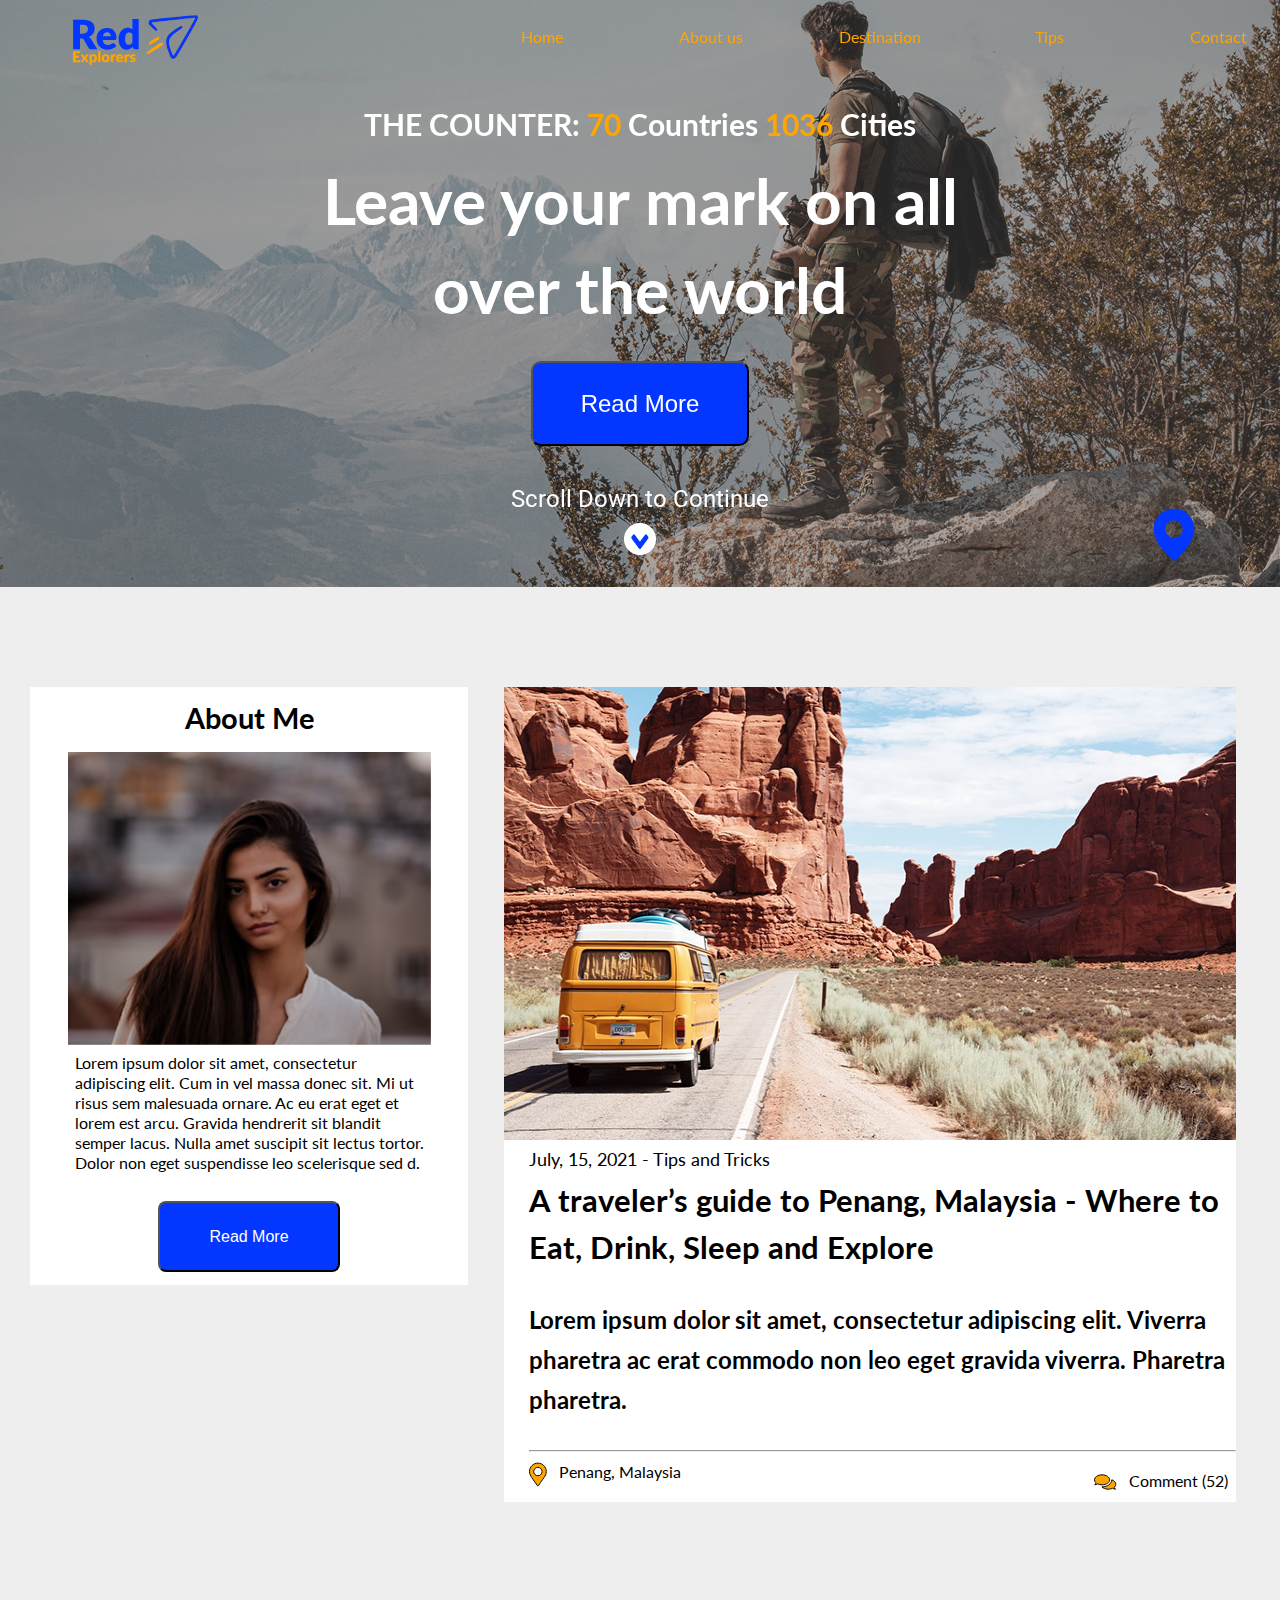
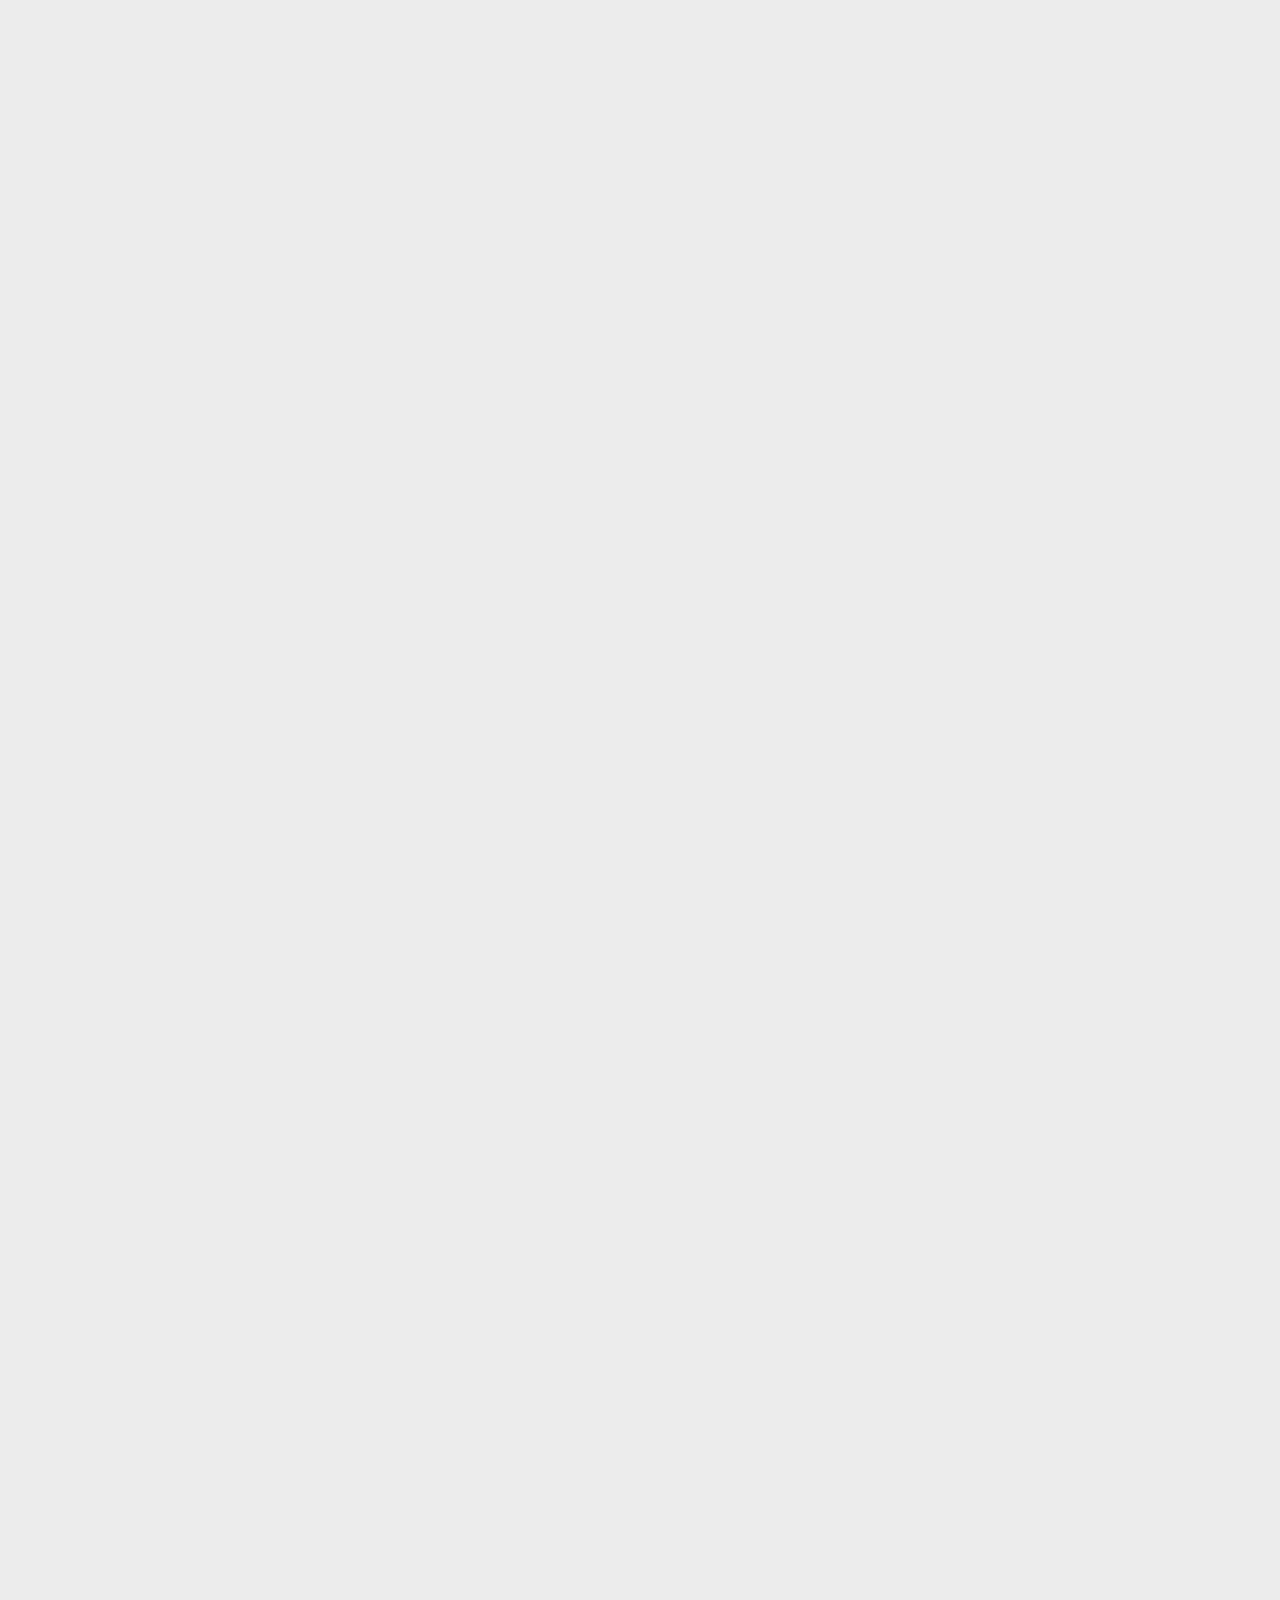
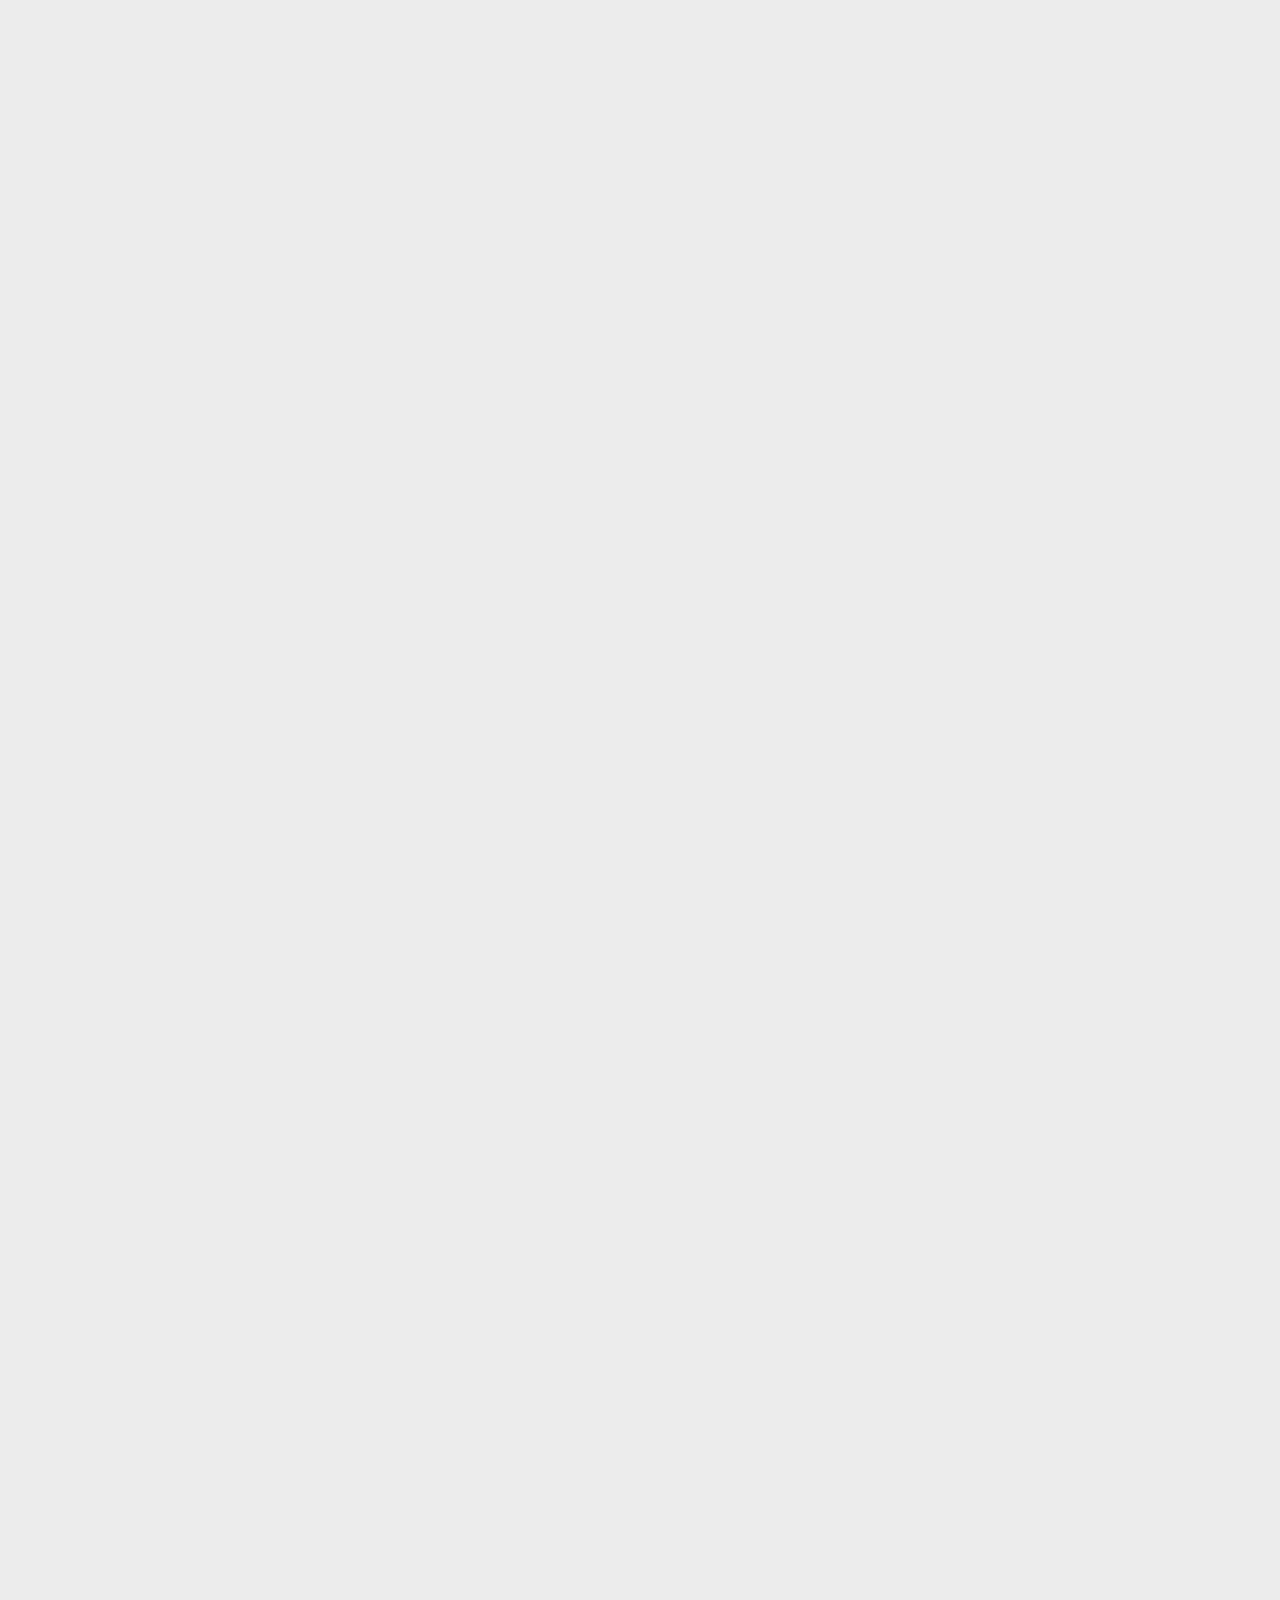
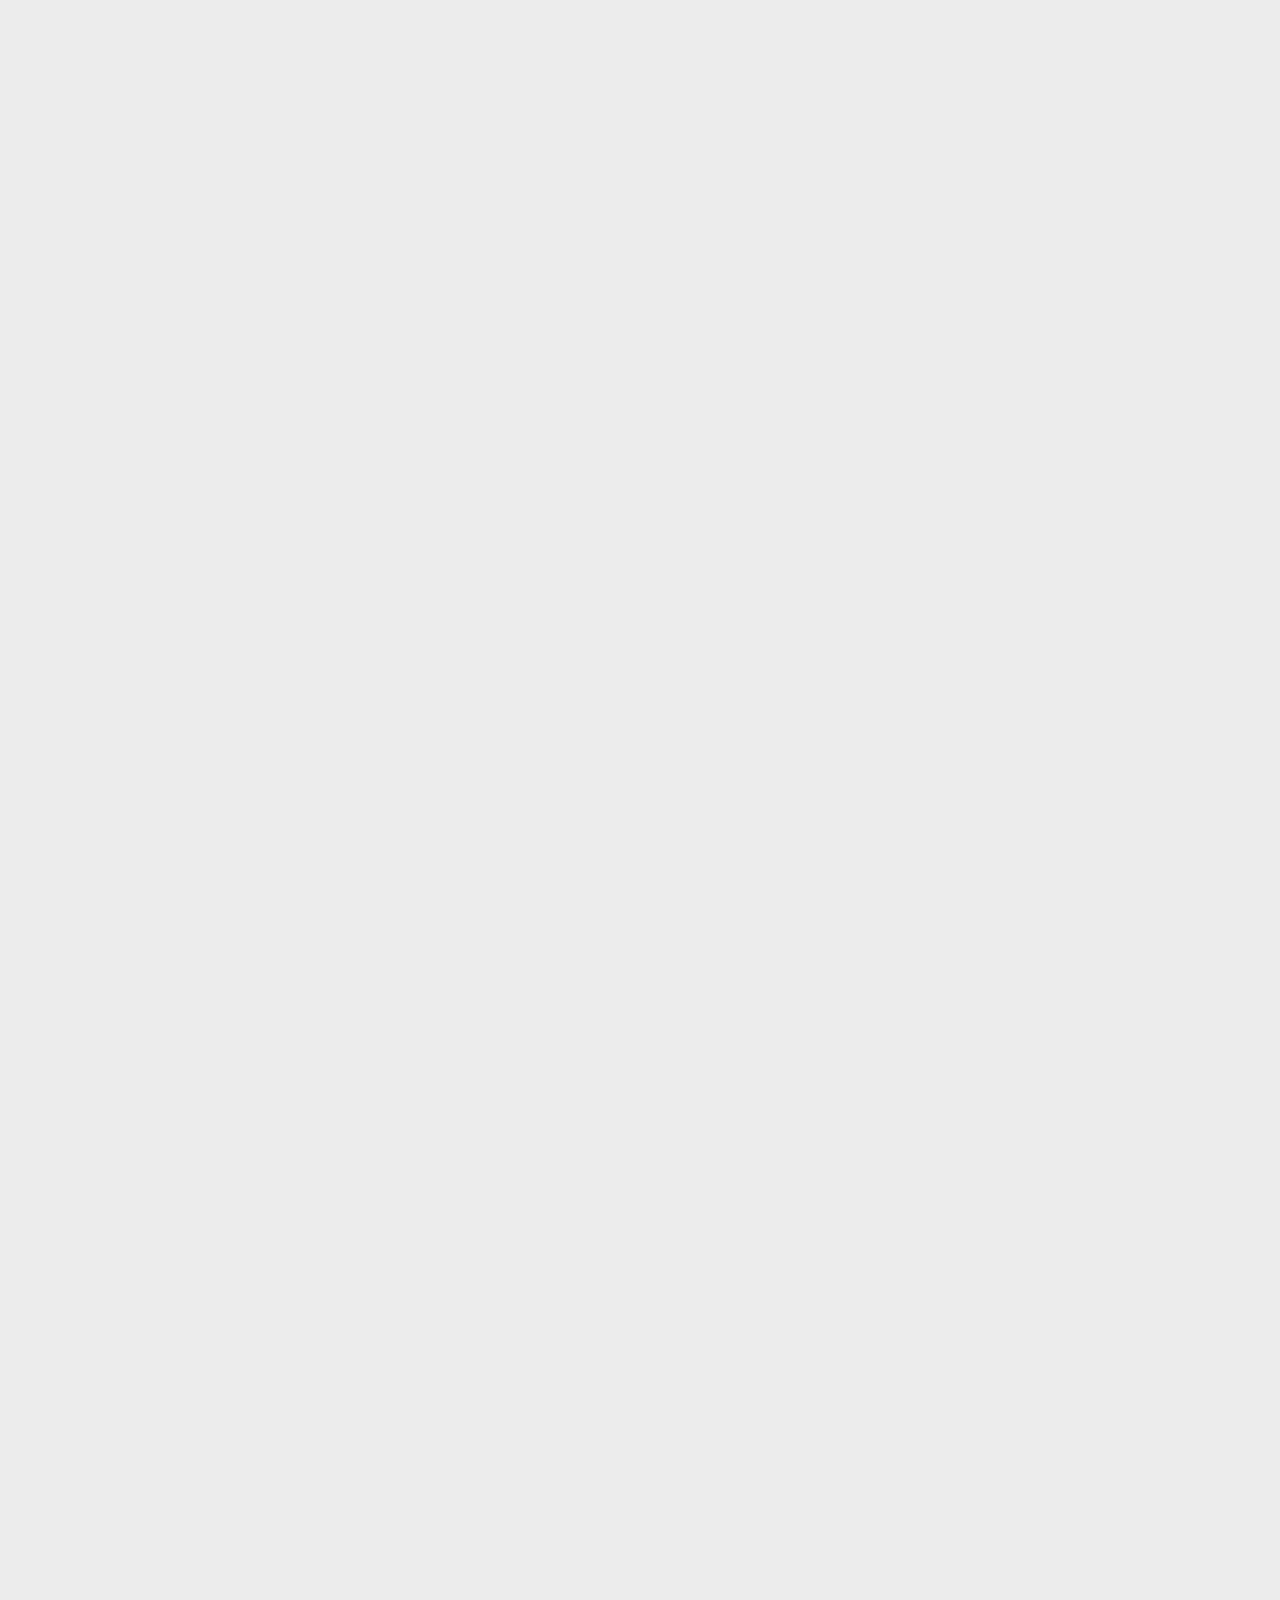
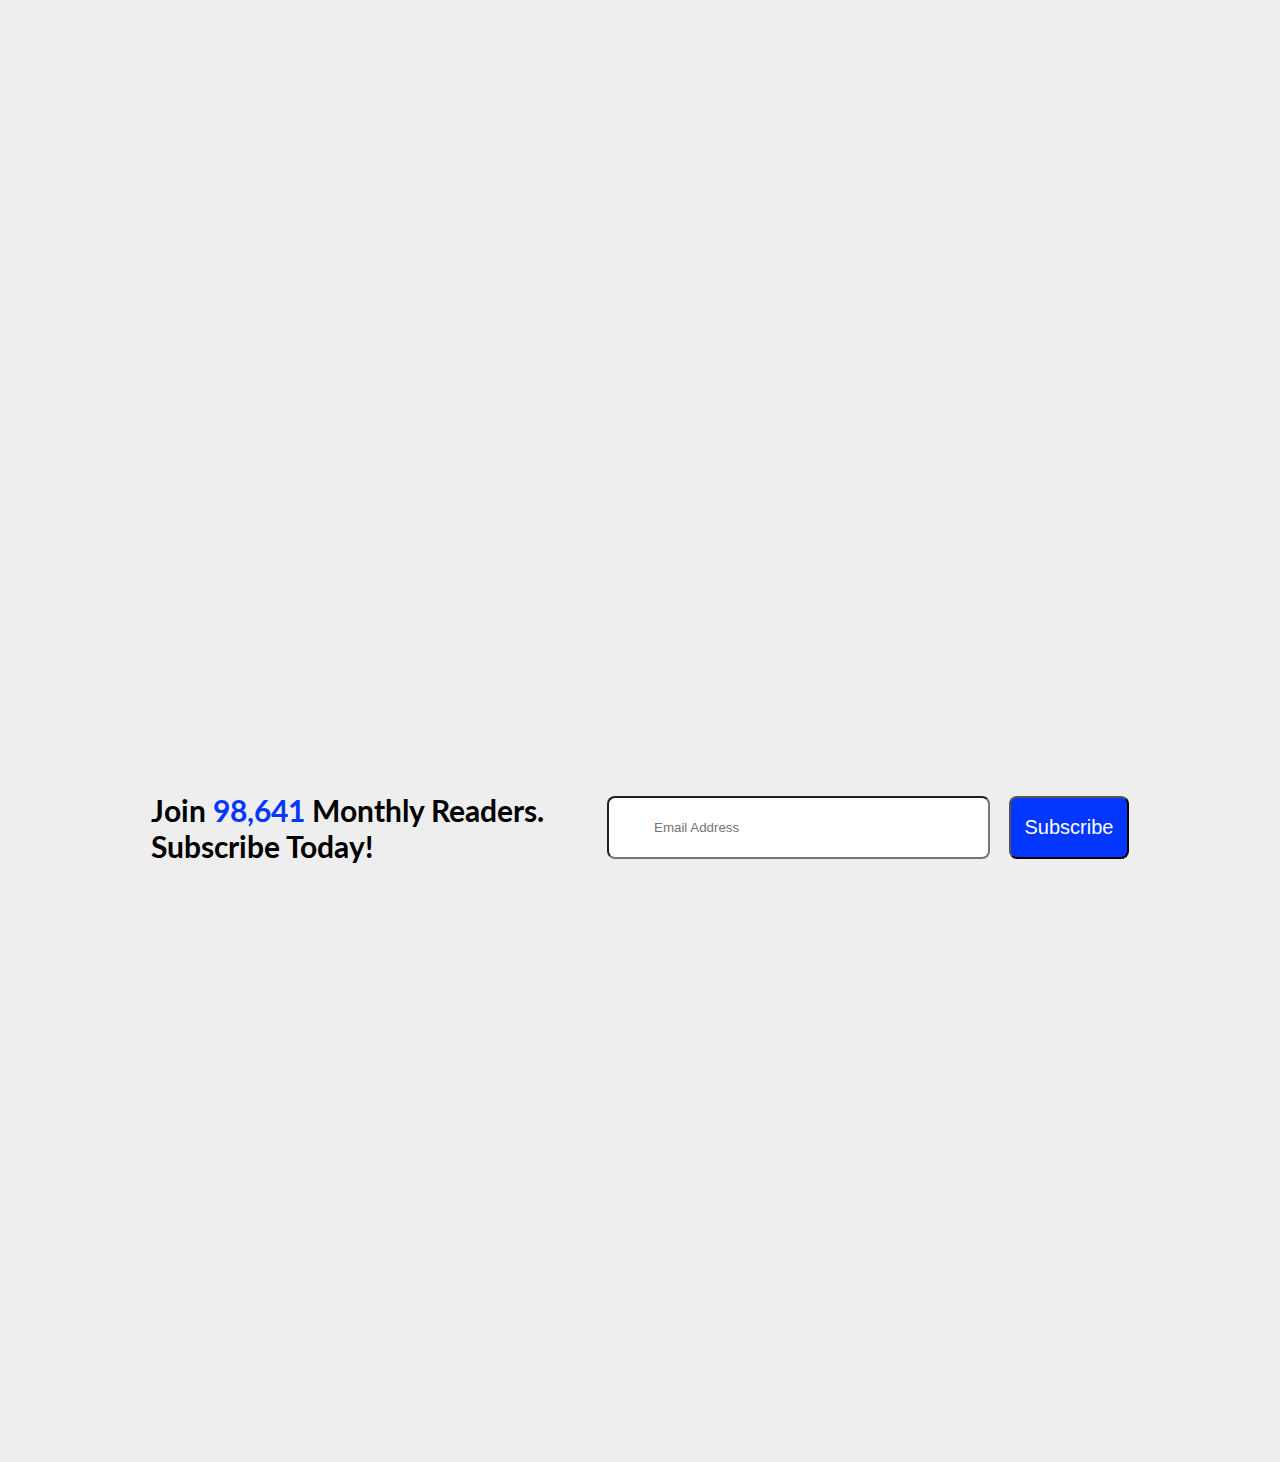
<file: index.html>
<!DOCTYPE html>
<html lang="en">
<head>
    <meta charset="UTF-8">
    <meta name="viewport" content="width=device-width, initial-scale=1.0">
    <title>Travel</title>
    <link href="style.css" rel="stylesheet" type="text/css">
    <link href="https://unpkg.com/aos@2.3.1/dist/aos.css" rel="stylesheet">

</head>
<body>
    <main>
    <section class="hero-section" data-aos="fade-down">
       <header>
                <div class="logo">
                       <img src="image/Logo.svg" alt="logo" >
                </div>
                
                    <nav id="navMenu" class="navbar">
                        <ul >
                            <li><a href="index.html">Home</a></li>
                            <li><a href="aboutus.html">About us</a></li>
                            <li><a href="destination.html">Destination</a></li>
                            <li><a href="tips.html">Tips</a></li>
                            <li><a href="contact.html">Contact</a></li>
                        </ul>
                    </nav>

                    <div class="toggle" id="toggleMenu">☰</div>
             </header>

              <div class="hero-content" data-aos="zoom-in">
                        <h4>THE COUNTER:<span> 70 </span> Countries   <span>  1036 </span> Cities </h4>
                        <h2>Leave your mark on all <br>over the world</h2>
                        <button>Read More</button>
                        <p>Scroll Down to Continue</p>
                         <a href="#grid"><img src="image/down-arrow.png" alt="down-arrow"></a>
                      
                    </div>

                   <img class="location-logo" src="image/location.svg" alt="location-logo">
    </section>
                                        <!--section 2-->
    <section class="grid-section" id="grid">
        <div class="sidebar"> 
                    <div class="about-me " data-aos="fade-up">
                       <h3>About Me</h3>
                       <img src="image/girl.png" alt="" >
                       <p>Lorem ipsum dolor sit amet, consectetur <br>adipiscing elit.
                         Cum in vel massa donec sit. Mi ut <br> risus sem malesuada ornare.
                          Ac eu erat eget et <br> lorem est arcu. Gravida hendrerit sit blandit <br>
                           semper lacus. Nulla amet suscipit sit lectus tortor. <br>Dolor non
                            eget suspendisse leo scelerisque sed d.</p>
                        <button>Read More</button>
                    </div>
                                        <!--categories-->
                  <div class="Categories "data-aos="fade-up"> 
                    <h3>Categories</h3>                     
                    <div class="Categories-item">
                        <div class="city-names">
                            <ul>
                                <li>Europe</li>
                                <li>Mountains</li>
                                <li>Traveling Video</li>
                                <li>Beauty of Seas</li>
                                <li>Cuisine</li>
                                <li>Guides for traveler</li>
                                <li>Other</li>
                            </ul>
                        </div>
                        <div>
                            <ul>
                               <li>(11)</li>
                               <li>(11)</li>
                               <li>(11)</li>
                               <li>(11)</li>
                               <li>(11)</li>
                               <li>(11)</li>
                               <li>(11)</li>
                            </ul>
                        </div>
                    </div>
                  </div>
                    
                                       <!--Popular Post-->
                <div class="popular-post"data-aos="fade-up">
                    <div class="popular-post-h3"> <h3>Popular Post</h3> </div>
                    <div class="popular-post-detail">
                        <p>September 17, 2018 - Tips & Tricks</p>
                        <h4>Finding Love & home in Tbilisi, Georgia</h4>
                           <div class="arrow-img">
                               <img class="left-arrow" src="image/left-arrow.png" alt="left-arrow">
                               <img class="right-arrow" src="image/right-arrow.png" alt="right-arrow">
                           </div>    

                    </div>
                </div>                       
                                       <!--Recent Post-->
        <div class="recent-post"data-aos="fade-up">
            <h3>Recent Post</h3>
            <div class="recent-post-content-1">
                <div>
                    <img src="image/travel-man.png" alt="image">
                </div>
                <div>
                    <p>September 17, 2018 - Tips & Tricks</p>
                    <h4>Finding Love & home in Tbilisi, Georgia</h4>
                </div>
            </div>

             <div class="recent-post-content-1">
                <div>
                    <img src="image/man-waterfall.png" alt="image">
                </div>
                <div>
                    <p>September 17, 2018 - Tips & Tricks</p>
                    <h4>Finding Love & home in Tbilisi, Georgia</h4>
                </div>
            </div>

             <div class="recent-post-content-1">
                <div>
                    <img src="image/man-waterfall.png" alt="image">
                </div>
                <div>
                    <p>September 17, 2018 - Tips & Tricks</p>
                    <h4>Finding Love & home in Tbilisi, Georgia</h4>
                </div>
            </div>
        </div>                               
                                       <!--Gear i use-->
        <div class="gear-i-use"data-aos="fade-up" >
            <h4>Gear I Use</h4>
            <h5>What’s in My Bag??</h5>
            <p>Unfortunately, there is no “one-size-fits-all” when it comes to travel packing lists.</p>
            <button>View Details</button>
        </div>                               
                                       <!--Product That I Have-->
         <div class="product-that-i-have"data-aos="fade-up">
            <h3>Product That I Have</h3>
            <div class="product-that-i-have-1">
                <div>
                    <img src="image/laptop.png" alt="image">
                </div>
                <div>
                    <h4>Apple MacBook Air  MJV2ELL/A 13-inch Laptop </h4>
                    <p>$514</p>
                </div>
            </div>

             <div class="product-that-i-have-1">
                <div>
                    <img src="image/mobile.png" alt="image">
                </div>
                <div>
                    <h4>Iphone Xs case, Iphone X  case, SUPCASE</h4>
                    <p>$267</p>
                </div>
            </div>

             <div class="product-that-i-have-1">
                <div>
                    <img src="image/watch.png" alt="image">
                </div>
                <div>
                    <h4>Master Sport band for Apple wrist watch</h4>
                    <p>$378</p>
                </div>
            </div>
        </div> 
                                       <!--Get In Touch-->
        <div class="get-in-touch"data-aos="fade-up">
             <h2>Get In Touch</h2>
             <div class="get-in-touch-pic">
                <img src="image/facebook.png" alt="facebook">
                <img src="image/twiter.png" alt="twiter">
                <img src="image/youtube.png" alt="youtube">
                <img src="image/instagram.png" alt="instagram">
             </div>
        </div>                                                                     
    </div>
                                
                                     <!-- big box section -->
                                        


<div class="about-content"> 
                                     <!-- big box 1 -->
    <div class="b1" data-aos="fade-up">
              <img class="b1-bus-img" src="image/bus.png" alt="image" >
        <div class="content-sizing">
               <p class="date-time">July, 15, 2021 - Tips and Tricks  </p>
               <h3>A traveler’s guide to Penang, Malaysia - Where to
                Eat, Drink, Sleep and Explore</h3>
               <h5 class="discription">Lorem ipsum dolor sit amet, consectetur adipiscing elit.
                 Viverra pharetra ac erat commodo non leo eget gravida viverra. 
                 Pharetra pharetra.</h5>

                 <hr class="line">

            <div class="location-comment">
                <div class="small-location">
                      <img src="image/small-location.svg" alt="location">
                           <p>Penang, Malaysia</p>
                </div>
                      <div class="comment">
                          <img src="image/comment.svg" alt="comment" >
                          <p>Comment (52)</p> 
                      </div>
            </div>
         </div>

    </div> 
                                              <!-- big box 2 --> 
    <div class="b2" data-aos="fade-up">
                                               <!--mini box 1-->
        <div class="minibox1">
                
                   <img class="images" src="image/white-bus.png" alt="image" >
            <div class="content-sizing-1">
                      <p class="date-time-1">September 17, 2021 - Tips & Tricks </p>
                      <h3>Have you read The Beach by Alex?</h3>

                <div class="location-comment-1">
                    <div class="small-location-1">
                         <img src="image/small-location.svg" alt="location">
                         <p>Georgia</p>
                    </div>
                         <div class="comment-1">
                         <img src="image/comment.svg" alt="comment" >
                         <p>Comment (52)</p> 
                    </div>
                </div>
            </div>
        </div>
                                       <!--mini box 2-->
        <div class="minibox2" data-aos="fade-up">
                                     
                                <img class="images" src="image/cruise.png" alt="image" >
            <div class="content-sizing-2">
                                <p class="date-time-2">September 17, 2021 - Tips & Tricks </p>
                                <h3>The writer actually live in Philippines</h3>
                <div class="location-comment-2">
                    <div class="small-location-2">
                                <img src="image/small-location.svg" alt="location">
                                <p>Georgia</p>
                    </div>
                        <div class="comment-2">
                                <img src="image/comment.svg" alt="comment" >
                                <p>Comment (52)</p> 
                        </div>
                </div>
            </div>
        </div>
    </div>
                                         <!--big box 3-->
    <div class="b3" data-aos="fade-up">
                         <img class="b3image" src="image/river.png" alt="image">
        <div class="content-sizing-b3">
                        <p class="date-time-b3">July, 15, 2021 - Tips and Tricks  </p>
                        <h3>Finding Love & home in Tbilisi, Georgia</h3>
                        <h5 class="discription-b3">Lorem ipsum dolor sit amet, consectetur adipiscing elit. Viverra pharetra ac erat commodo non leo eget gravida viverra. Pharetra pharetra.</h5>

                        

            <div class="location-comment-b3">
                <div class="small-location-b3">
                            <img src="image/small-location.svg" alt="location">
                            <p>Penang, Malaysia</p>
                </div>
                      <div class="comment-b3">
                            <img src="image/comment.svg" alt="comment">
                            <p>Comment (52)</p> 
                      </div>
            </div>
        </div>
    </div> 
                                      <!-- big box 4-->    
    <div class="b4" data-aos="fade-up">
           <h4>Want <span> Me to Purchase </span>  Something For You That isn’t available in your Country?</h4>
           <button>Place Order</button>
    </div>
                                      
                                       <!--big box 5-->
 <div class="b5" >
                                               <!--mini box 1-->
        <div class="minibox1" data-aos="fade-up">
                
                   <img class="images" src="image/earth.png" alt="image" >
            <div class="content-sizing-1">
                      <p class="date-time-1">September 17, 2021 - Tips & Tricks </p>
                      <h3>Get away from the maddening Crowds</h3>

                <div class="location-comment-1">
                    <div class="small-location-1">
                         <img src="image/small-location.svg" alt="location">
                         <p>Georgia</p>
                    </div>
                     <div class="comment-1">
                         <img src="image/comment.svg" alt="comment" >
                         <p>Comment (52)</p> 
                     </div>
                </div>
            </div>
        </div>
                                       <!--mini box 2-->
        <div class="minibox2" data-aos="fade-up">
                                     
                                <img class="images" src="image/multi-mirror.png" alt="image" >
            <div class="content-sizing-2">
                                <p class="date-time-2">September 17, 2021 - Tips & Tricks </p>
                                <h3>Matsumoto Castle is considered one of</h3>
                <div class="location-comment-2">
                    <div class="small-location-2">
                                <img src="image/small-location.svg" alt="location">
                                <p>Georgia</p>
                    </div>
                        <div class="comment-2">
                                <img src="image/comment.svg" alt="comment" >
                                <p>Comment (52)</p> 
                        </div>
                </div>
            </div>
        </div>
    </div>
                                       <!--big box 6-->
 <div class="b6">
                                               <!--mini box 1-->
        <div class="minibox1" data-aos="fade-up">
                
                   <img class="images" src="image/building.png" alt="image" >
            <div class="content-sizing-1">
                      <p class="date-time-1">September 17, 2021 - Tips & Tricks </p>
                      <h3>Many buildings especially in Japan</h3>

                <div class="location-comment-1">
                    <div class="small-location-1">
                         <img src="image/small-location.svg" alt="location">
                         <p>Georgia</p>
                    </div>
                         <div class="comment-1">
                         <img src="image/comment.svg" alt="comment" >
                         <p>Comment (52)</p> 
                    </div>
                </div>
            </div>
        </div>
                                       <!--mini box 2-->
        <div class="minibox2" data-aos="fade-up">
                                     
                                <img class="images" src="image/dear.png" alt="image" >
            <div class="content-sizing-2">
                                <p class="date-time-2">September 17, 2021 - Tips & Tricks </p>
                                <h3>There are roughly 1200 semiwild dear</h3>
                <div class="location-comment-2">
                    <div class="small-location-2">
                                <img src="image/small-location.svg" alt="location">
                                <p>Georgia</p>
                    </div>
                        <div class="comment-2">
                                <img src="image/comment.svg" alt="comment" >
                                <p>Comment (52)</p> 
                        </div>
                </div>
            </div>
        </div>
    </div>
                                                            <!--big box 7-->

  <div class="b3" data-aos="fade-up">
                         <img class="b3image" src="image/river.png" alt="image">
        <div class="content-sizing-b3">
                        <p class="date-time-b3">July, 15, 2021 - Tips and Tricks  </p>
                        <h3>Finding Love & home in Tbilisi, Georgia</h3>
                        <h5 class="discription-b3">Lorem ipsum dolor sit amet, consectetur adipiscing elit. Viverra pharetra ac erat commodo non leo eget gravida viverra. Pharetra pharetra.</h5>

                        

            <div class="location-comment-b3">
                <div class="small-location-b3">
                            <img src="image/small-location.svg" alt="location">
                            <p>Penang, Malaysia</p>
                </div>
                      <div class="comment-b3">
                            <img src="image/comment.svg" alt="comment">
                            <p>Comment (52)</p> 
                      </div>
            </div>
        </div>
    </div> 
                                                             <!--big box 8-->
   <div class="b5">
                                               <!--mini box 1-->
        <div class="minibox1" data-aos="fade-up">
                
                   <img class="images" src="image/white-bus.png" alt="image" >
            <div class="content-sizing-1">
                      <p class="date-time-1">September 17, 2021 - Tips & Tricks </p>
                      <h3>Have you read The Beach by Alex?</h3>

                <div class="location-comment-1">
                    <div class="small-location-1">
                         <img src="image/small-location.svg" alt="location">
                         <p>Georgia</p>
                    </div>
                         <div class="comment-1">
                         <img src="image/comment.svg" alt="comment" >
                         <p>Comment (52)</p> 
                    </div>
                </div>
            </div>
        </div>
                                       <!--mini box 2-->
        <div class="minibox2" data-aos="fade-up">
                                     
                                <img class="images" src="image/cruise.png" alt="image" >
            <div class="content-sizing-2">
                                <p class="date-time-2">September 17, 2021 - Tips & Tricks </p>
                                <h3>The writer actually live in Philippines</h3>
                <div class="location-comment-2">
                    <div class="small-location-2">
                                <img src="image/small-location.svg" alt="location">
                                <p>Georgia</p>
                    </div>
                        <div class="comment-2">
                                <img src="image/comment.svg" alt="comment" >
                                <p>Comment (52)</p> 
                        </div>
                </div>
            </div>
        </div>
    </div>                                                           
</div>    
</section>
                                                         <!--gallery section-->
    <section class="gallery" data-aos="zoom-in">
          <button>Follow @ instagram</button>
    </section>
                                                         <!--search bar-->
    <section class="search-bar">
        <h2 >Join<span> 98,641</span>  Monthly Readers. <br> Subscribe Today!</h2>
        
        <form >
        <input type="text" name="q" placeholder="Email Address" />
        <button type="submit">Subscribe</button>
        </form>
       
    </section>
                                                 <!--FOOTER-->

    <footer class="footer1" data-aos="zoom-in-up">
        <hr>
            <div class="footer-logo">
                <img src="image/Logo.svg" alt="logo">
                <p class="p1">Body</p>
                <p class="p2">Travel</p>
                <p class="p3">Account</p>
            </div>
        <div class="footer-color">
            <div class="details">
                <div class="footer-detail">
                    <p>We are location independent bloggers, digital <br>influencers, small group tour organizers and <br> world travelers with a serious passion for the<br> sun, the sea and adventure.</p>
                    <p>Eight years and 60-something countries later<br> and we are still on the road.</p>
                </div>
                <div class="body-detail">
                    <p>Add: 221B John hope Street,<br> Lekki, Lagos,<br>Nigeria.</p>
                    <p>T: +234 706 507 8544</p>
                    <p>E: info@redexplorers.com</p>
                    <p>W: www. redexplorers.com</p>
                </div>
                <div class="travel-detail">
                    <p>My List</p>
                    <p>My Requests</p>
                    <p>My Credits</p>
                    <p>My Info</p>
                    <p>Contact</p>
                </div>
                <div class="account-detail">
                    <p>Travel</p>
                    <p>Why Travel</p>
                    <p>Become a Traveler</p>
                    <p>How Its Works</p>
                    <p>Traveling FAQs</p>
                </div>
            </div>
             <hr class="my-line">

             <div class="last-div">
                  <div class="last-div-logo">
                     <img src="image/sidehustle.png">
                  </div>
                  <div class="icons">
                     <a href="#"><img src="image/fb-icon.png"></a>
                     <a href="#"><img src="image/twiter-icon.png"></a>
                     <a href="#"><img src="image/google-icon.png"></a>
                     <a href="#"><img src="image/linked-in-icon.png"></a>
                  </div>
                  <div class="copyright">
                   <p>© 2021 RedExplorers. All rights reserved   |   Terms   |   Privacy   |   Site Map</p>
                  </div>
             </div>
        </div>     
    </footer>












    <footer class="footer2" data-aos="zoom-in-up">
        <hr>
            <div class="footer-logo">  
            </div>
        <div class="footer-color">
            <div class="details">
                <div class="footer-detail">
                     <img src="image/Logo.svg" alt="logo">
                    <p>We are location independent bloggers, digital <br>influencers, small group tour organizers and <br> world travelers with a serious passion for the<br> sun, the sea and adventure.</p>
                    <p>Eight years and 60-something countries later<br> and we are still on the road.</p>
                </div>
                <div class="body-detail">
                     <h3 class="p1"> Body</h3>
                    <p>Add: 221B John hope Street,<br> Lekki, Lagos,<br>Nigeria.</p>
                    <p>T: +234 706 507 8544</p>
                    <p>E: info@redexplorers.com</p>
                    <p>W: www. redexplorers.com</p>
                </div>
                
                <div class="travel-detail">
                      <h3 class="p2">Travel</h3>
                    <p>My List</p>
                    <p>My Requests</p>
                    <p>My Credits</p>
                    <p>My Info</p>
                    <p>Contact</p>
                </div>
                <div class="account-detail">
                     <h3 class="p3">Account</h3>
                    <p>Travel</p>
                    <p>Why Travel</p>
                    <p>Become a Traveler</p>
                    <p>How Its Works</p>
                    <p>Traveling FAQs</p>
                </div>
            </div>
             <hr class="my-line">

             <div class="last-div">
                  <div class="last-div-logo">
                     <img src="image/sidehustle.png">
                  </div>
                  <div class="icons">
                     <a href="#"><img src="image/fb-icon.png"></a>
                     <a href="#"><img src="image/twiter-icon.png"></a>
                     <a href="#"><img src="image/google-icon.png"></a>
                     <a href="#"><img src="image/linked-in-icon.png"></a>
                  </div>
                  <div class="copyright">
                   <p>© 2021 RedExplorers. All rights reserved   |   Terms   |   Privacy   |   Site Map</p>
                  </div>

             </div>
        </div>     
    </footer>
    </main>
 <script>

     const navMenu= document.getElementById("navMenu");
     const toggleMenu= document.getElementById("toggleMenu");

     toggleMenu.addEventListener("click", function () {
        navMenu.classList.toggle("active");
     });
     
   </script>
<script src="https://unpkg.com/aos@2.3.1/dist/aos.js"></script>
<script>
  AOS.init({
    duration: 1000,         
    easing: 'ease-in-out',
    once: true              
  });
</script>
</body>
</html>
</file>
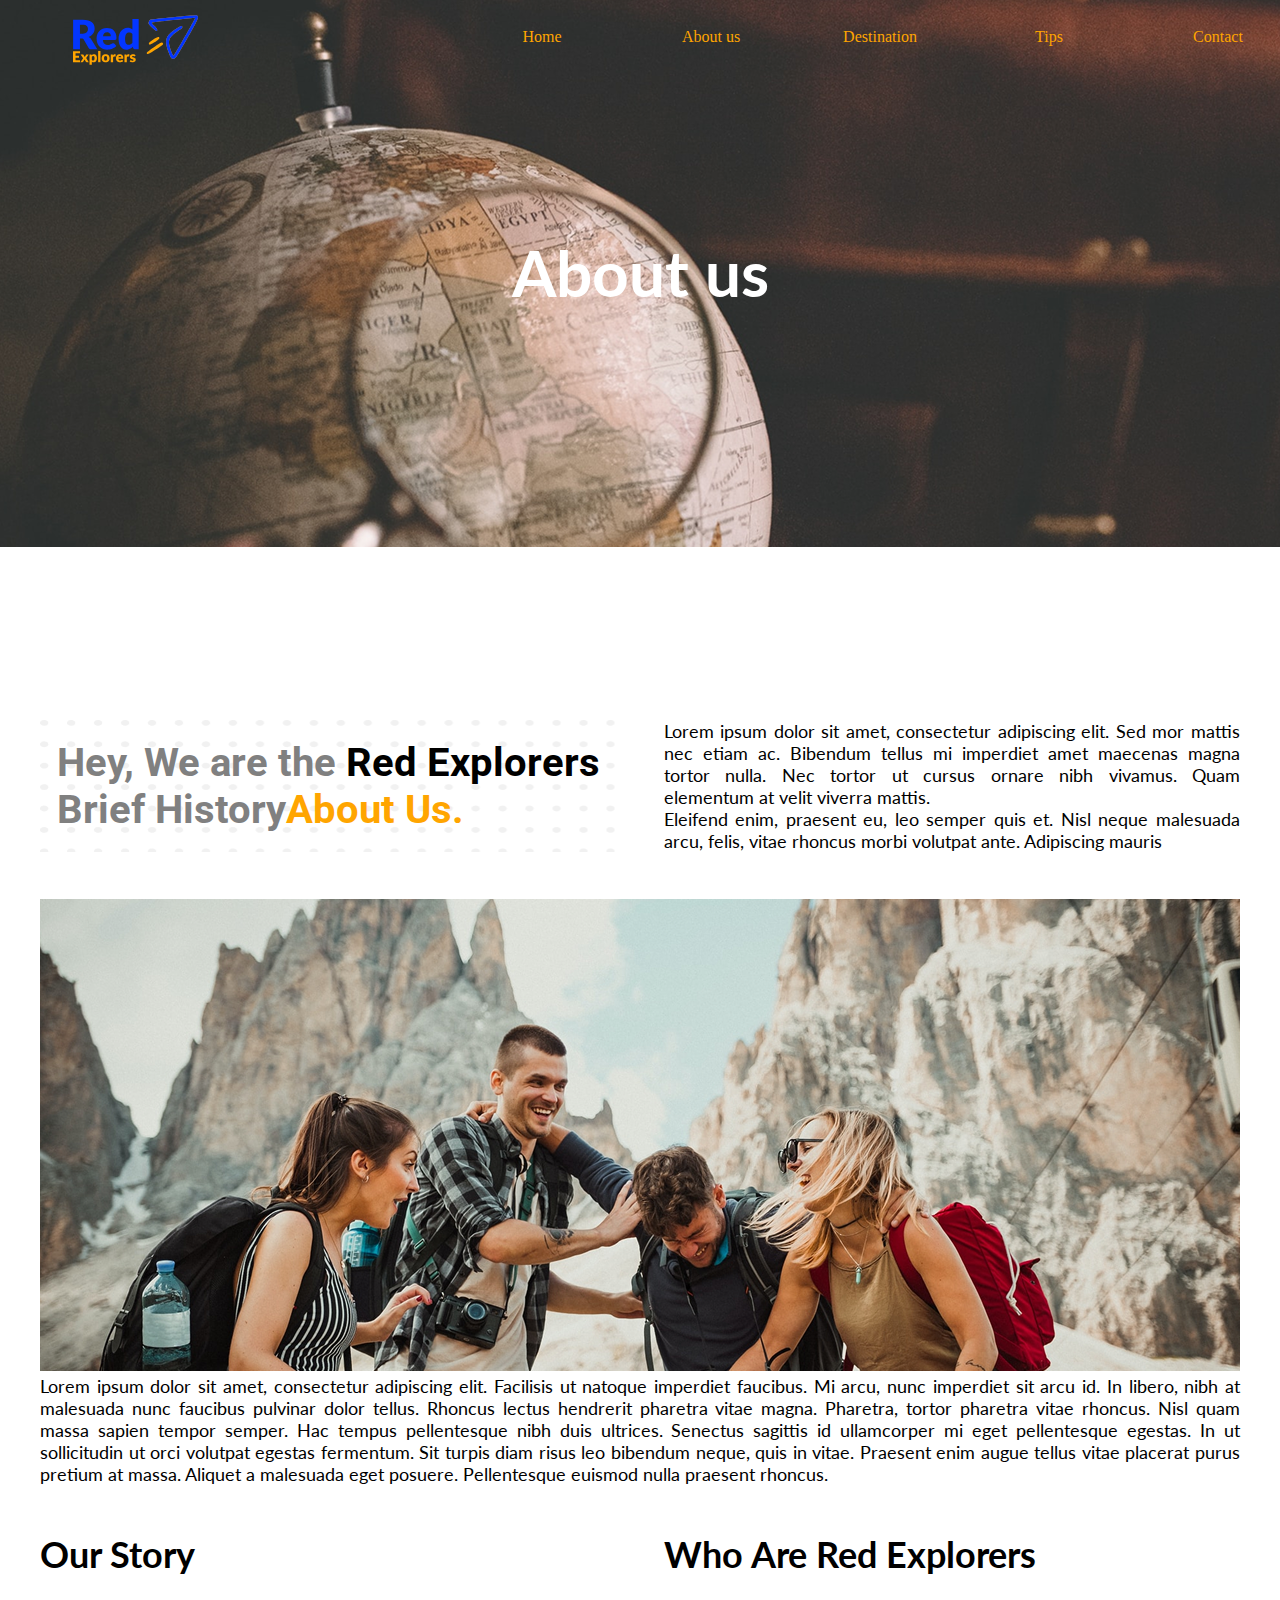
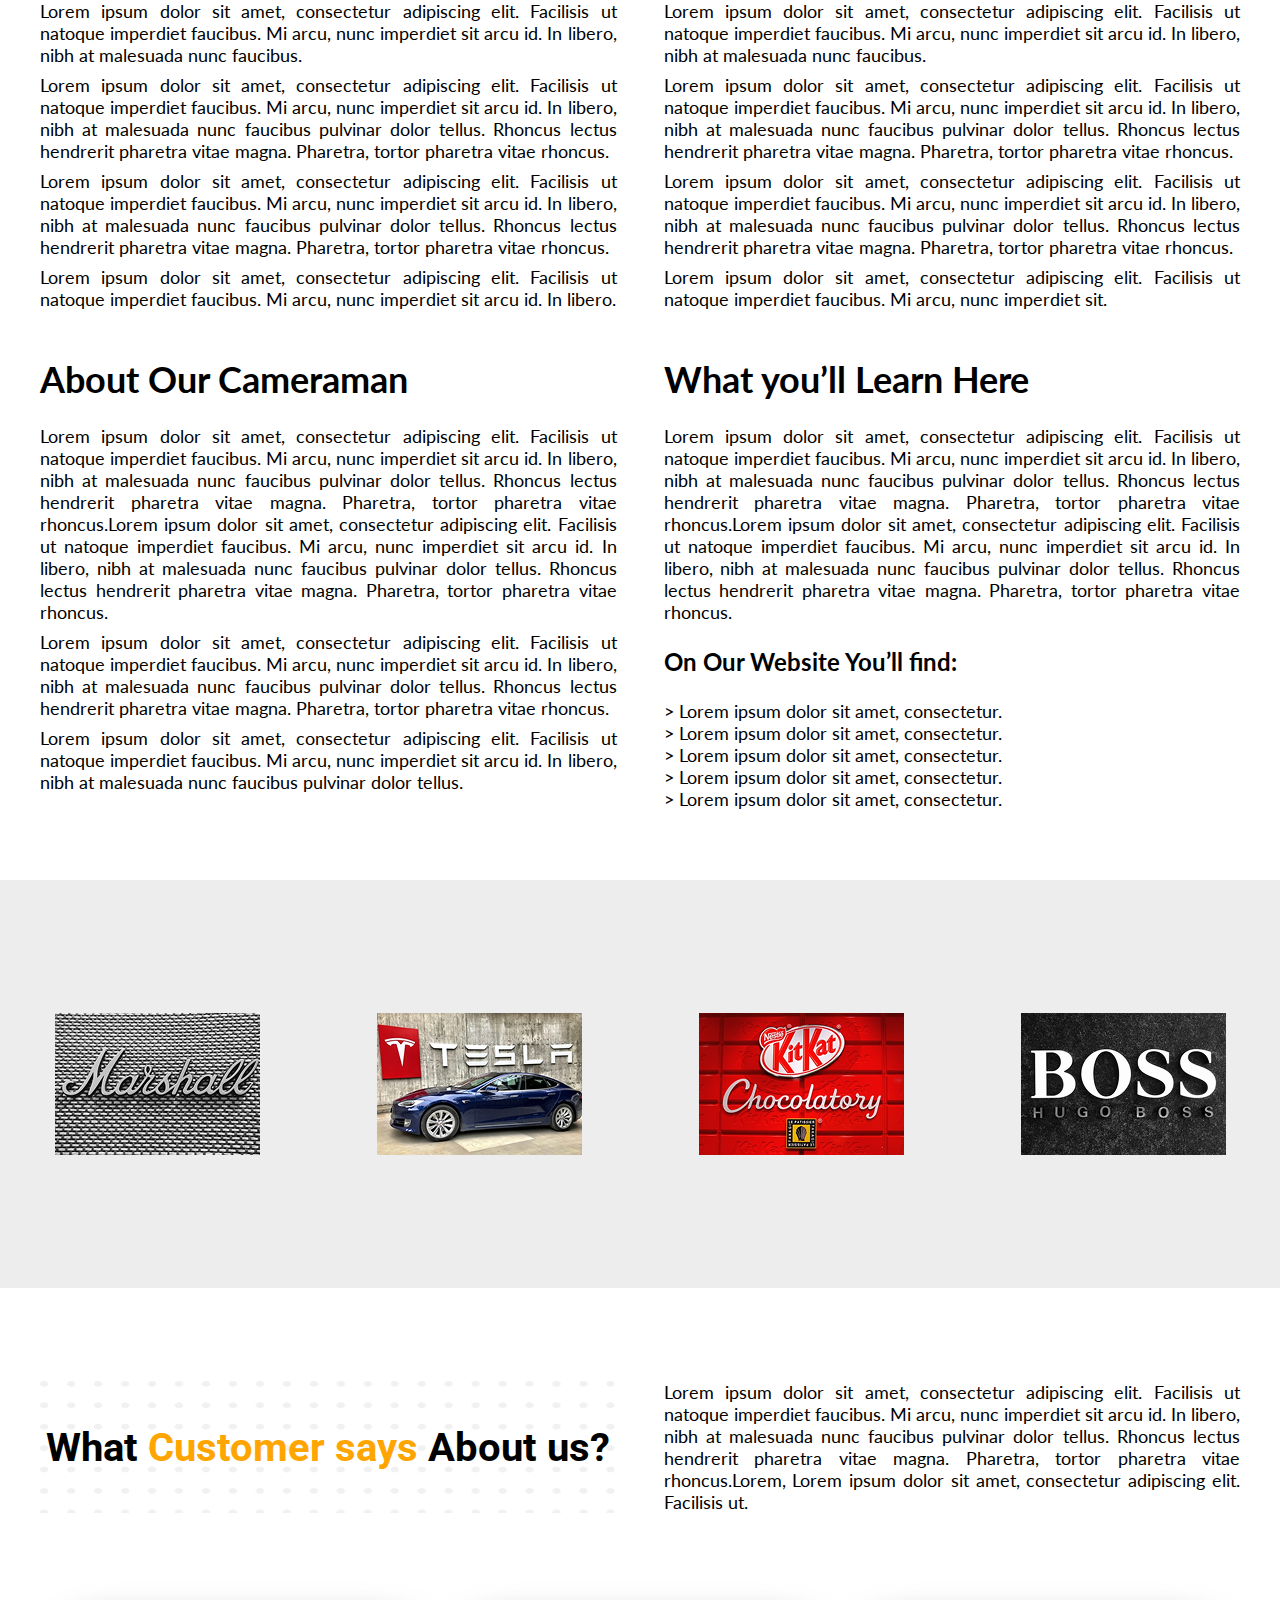
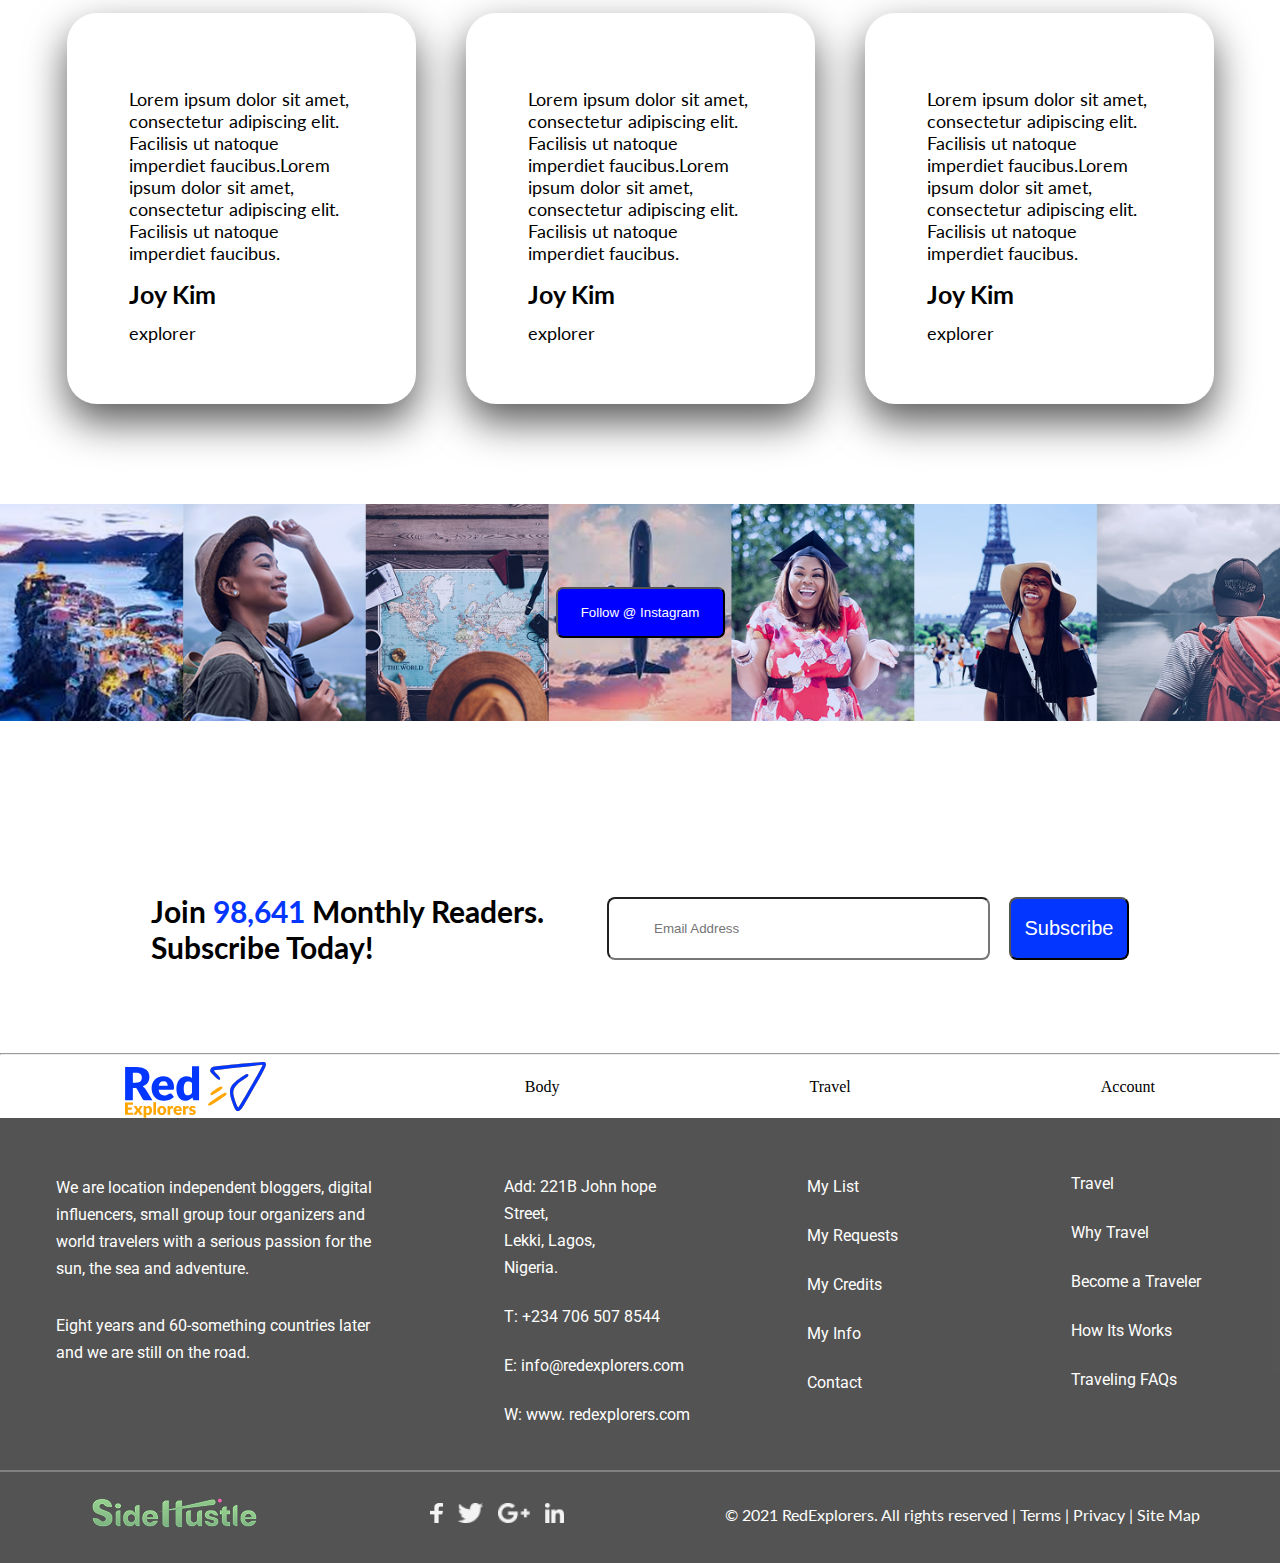
<file: aboutus.html>
<!DOCTYPE html>
<html lang="en">
<head>
    <meta charset="UTF-8">
    <meta name="viewport" content="width=device-width, initial-scale=1.0">
    <title>About Us</title>
    <link href="aboutus.css" type="text/css" rel="stylesheet" >
</head>
<body>
    <main>
         <section class="hero-section">
       <header>
                <div class="logo">
                       <img src="image/Logo.svg" alt="logo" >
                </div>
                
                    <nav id="navMenu" class="navbar">
                        <ul >
                            <li><a href="index.html">Home</a></li>
                            <li><a href="aboutus.html">About us</a></li>
                            <li><a href="destination.html">Destination</a></li>
                            <li><a href="tips.html">Tips</a></li>
                            <li><a href="contact.html">Contact</a></li>
                        </ul>
                    </nav>

                    <div class="toggle" id="toggleMenu">☰</div>
             </header>

              <div class="hero-content">
                        <h4>About us </h4>
                    </div>

    </section>

    <section class="content">
        <div class="box1">
            <h1> Hey, We are the<span class="span1"> Red Explorers</span> <br>
Brief History<span class="span2">About Us.</span>  </h1>
        </div>
        <div class="box2">
            <p>Lorem ipsum dolor sit amet, consectetur adipiscing elit. Sed mor mattis nec etiam ac. Bibendum tellus mi imperdiet amet maecenas magna tortor nulla. Nec tortor ut cursus ornare nibh vivamus. Quam elementum at velit viverra mattis.<br>
Eleifend enim, praesent eu, leo semper quis et. Nisl neque malesuada arcu, felis, vitae rhoncus morbi volutpat ante. Adipiscing mauris </p>
        </div>
        <div class="box3">
            <img src="image/about_friends.png" alt="image">
            <p>Lorem ipsum dolor sit amet, consectetur adipiscing elit. Facilisis ut natoque imperdiet faucibus. Mi arcu, nunc imperdiet sit arcu id. In libero, nibh at malesuada nunc faucibus pulvinar dolor tellus. Rhoncus lectus hendrerit pharetra vitae magna. Pharetra, tortor pharetra vitae rhoncus. Nisl quam massa sapien tempor semper. Hac tempus pellentesque nibh duis ultrices. Senectus sagittis id ullamcorper mi eget pellentesque egestas. In ut sollicitudin ut orci volutpat egestas fermentum. Sit turpis diam risus leo bibendum neque, quis in vitae. 
Praesent enim augue tellus vitae placerat purus pretium at massa. Aliquet a malesuada eget posuere. Pellentesque euismod nulla praesent rhoncus.</p>
        </div>
        <div class="box4">
            <h3>Our Story</h3>
            <p class="p1">Lorem ipsum dolor sit amet, consectetur adipiscing elit. Facilisis ut natoque imperdiet faucibus. Mi arcu, nunc imperdiet sit arcu id. In libero, nibh at malesuada nunc faucibus.</p> 
            <p class="p2">Lorem ipsum dolor sit amet, consectetur adipiscing elit. Facilisis ut natoque imperdiet faucibus. Mi arcu, nunc imperdiet sit arcu id. In libero, nibh at malesuada nunc faucibus pulvinar dolor tellus. Rhoncus lectus hendrerit pharetra vitae magna. Pharetra, tortor pharetra vitae rhoncus.</p>
            <p class="p3">Lorem ipsum dolor sit amet, consectetur adipiscing elit. Facilisis ut natoque imperdiet faucibus. Mi arcu, nunc imperdiet sit arcu id. In libero, nibh at malesuada nunc faucibus pulvinar dolor tellus. Rhoncus lectus hendrerit pharetra vitae magna. Pharetra, tortor pharetra vitae rhoncus.</p>
            <p class="p4">Lorem ipsum dolor sit amet, consectetur adipiscing elit. Facilisis ut natoque imperdiet faucibus. Mi arcu, nunc imperdiet sit arcu id. In libero.</p>
        </div>
        <div class="box5">
            <h3>Who Are Red Explorers</h3>
            <p class="p1">Lorem ipsum dolor sit amet, consectetur adipiscing elit. Facilisis ut natoque imperdiet faucibus. Mi arcu, nunc imperdiet sit arcu id. In libero, nibh at malesuada nunc faucibus. </p>
            <p class="p2">Lorem ipsum dolor sit amet, consectetur adipiscing elit. Facilisis ut natoque imperdiet faucibus. Mi arcu, nunc imperdiet sit arcu id. In libero, nibh at malesuada nunc faucibus pulvinar dolor tellus. Rhoncus lectus hendrerit pharetra vitae magna. Pharetra, tortor pharetra vitae rhoncus.</p>
            <p class="p3">Lorem ipsum dolor sit amet, consectetur adipiscing elit. Facilisis ut natoque imperdiet faucibus. Mi arcu, nunc imperdiet sit arcu id. In libero, nibh at malesuada nunc faucibus pulvinar dolor tellus. Rhoncus lectus hendrerit pharetra vitae magna. Pharetra, tortor pharetra vitae rhoncus.</p>
            <p>Lorem ipsum dolor sit amet, consectetur adipiscing elit. Facilisis ut natoque imperdiet faucibus. Mi arcu, nunc imperdiet sit.</p>
        </div>
        <div class="box6">
            <h3>About Our Cameraman</h3>
            <p class="p1">Lorem ipsum dolor sit amet, consectetur adipiscing elit. Facilisis ut natoque imperdiet faucibus. Mi arcu, nunc imperdiet sit arcu id. In libero, nibh at malesuada nunc faucibus pulvinar dolor tellus. Rhoncus lectus hendrerit pharetra vitae magna. Pharetra, tortor pharetra vitae rhoncus.Lorem ipsum dolor sit amet, consectetur adipiscing elit. Facilisis ut natoque imperdiet faucibus. Mi arcu, nunc imperdiet sit arcu id. In libero, nibh at malesuada nunc faucibus pulvinar dolor tellus. Rhoncus lectus hendrerit pharetra vitae magna. Pharetra, tortor pharetra vitae rhoncus.</p>
            <p class="p2">Lorem ipsum dolor sit amet, consectetur adipiscing elit. Facilisis ut natoque imperdiet faucibus. Mi arcu, nunc imperdiet sit arcu id. In libero, nibh at malesuada nunc faucibus pulvinar dolor tellus. Rhoncus lectus hendrerit pharetra vitae magna. Pharetra, tortor pharetra vitae rhoncus.</p>
            <p>Lorem ipsum dolor sit amet, consectetur adipiscing elit. Facilisis ut natoque imperdiet faucibus. Mi arcu, nunc imperdiet sit arcu id. In libero, nibh at malesuada nunc faucibus pulvinar dolor tellus.</p>
        </div>
        <div class="box7">
            <h3>What you’ll Learn Here</h3>
            <p class="p1">Lorem ipsum dolor sit amet, consectetur adipiscing elit. Facilisis ut natoque imperdiet faucibus. Mi arcu, nunc imperdiet sit arcu id. In libero, nibh at malesuada nunc faucibus pulvinar dolor tellus. Rhoncus lectus hendrerit pharetra vitae magna. Pharetra, tortor pharetra vitae rhoncus.Lorem ipsum dolor sit amet, consectetur adipiscing elit. Facilisis ut natoque imperdiet faucibus. Mi arcu, nunc imperdiet sit arcu id. In libero, nibh at malesuada nunc faucibus pulvinar dolor tellus. Rhoncus lectus hendrerit pharetra vitae magna. Pharetra, tortor pharetra vitae rhoncus.</p>
            <h4>On Our Website You’ll find:</h4>
            <p class="p2">> Lorem ipsum dolor sit amet, consectetur.<br>
> Lorem ipsum dolor sit amet, consectetur.<br>
> Lorem ipsum dolor sit amet, consectetur.<br>
> Lorem ipsum dolor sit amet, consectetur.<br>
> Lorem ipsum dolor sit amet, consectetur.</p>
        </div>     
    </section>
    
    <section class="gallery">
        <img src="image/marshall.png" alt="marshal image" >
        <img src="image/tesla.png" alt="tesla image" >
        <img src="image/kitkat.png" alt="kitkat image" >
        <img src="image/boss.png" alt="boss image" >
    </section>

    <section class="customer-says">
        <div class="div1">
            <h1>What <span> Customer says</span> About us?</h1>
        </div>

        <div class="div2">
            <p>Lorem ipsum dolor sit amet, consectetur adipiscing elit. Facilisis ut natoque imperdiet faucibus. Mi arcu, nunc imperdiet sit arcu id. In libero, nibh at malesuada nunc faucibus pulvinar dolor tellus. Rhoncus lectus hendrerit pharetra vitae magna. Pharetra, tortor pharetra vitae rhoncus.Lorem, Lorem ipsum dolor sit amet, consectetur adipiscing elit. Facilisis ut.</p>
        </div>
    </section>
    
    <section class="review">
        <div class="div1">
            <p>Lorem ipsum dolor sit amet, consectetur adipiscing elit. Facilisis ut natoque imperdiet faucibus.Lorem ipsum dolor sit amet, consectetur adipiscing elit. Facilisis ut natoque imperdiet faucibus.</p>
            <h5>Joy Kim</h5>
            <p>explorer</p>
        </div>
        <div class="div2">
            <p>Lorem ipsum dolor sit amet, consectetur adipiscing elit. Facilisis ut natoque imperdiet faucibus.Lorem ipsum dolor sit amet, consectetur adipiscing elit. Facilisis ut natoque imperdiet faucibus.</p>
            <h5>Joy Kim</h5>
            <p>explorer</p>
        </div>
        <div class="div3">
            <p>Lorem ipsum dolor sit amet, consectetur adipiscing elit. Facilisis ut natoque imperdiet faucibus.Lorem ipsum dolor sit amet, consectetur adipiscing elit. Facilisis ut natoque imperdiet faucibus.</p>
            <h5>Joy Kim</h5>
            <p>explorer</p>
        </div>
    </section>
                              <!-- multi photod section -->
    <section class="multi-photos" >
        <button type="button">Follow @ Instagram</button>
    </section>
                                <!-- search bar -->
     <section class="search-bar">
        <h2>Join<span> 98,641</span>  Monthly Readers. <br> Subscribe Today!</h2>
        
        <form >
        <input type="text" name="q" placeholder="Email Address" />
        <button type="submit">Subscribe</button>
        </form>
    </section>
                                                 <!--FOOTER-->
      <footer class="footer1">
        <hr>
            <div class="footer-logo">
                <img src="image/Logo.svg" alt="logo">
                <p class="p1">Body</p>
                <p class="p2">Travel</p>
                <p class="p3">Account</p>
            </div>
        <div class="footer-color">
            <div class="details">
                <div class="footer-detail">
                    <p>We are location independent bloggers, digital <br>influencers, small group tour organizers and <br> world travelers with a serious passion for the<br> sun, the sea and adventure.</p>
                    <p>Eight years and 60-something countries later<br> and we are still on the road.</p>
                </div>
                <div class="body-detail">
                    <p>Add: 221B John hope Street,<br> Lekki, Lagos,<br>Nigeria.</p>
                    <p>T: +234 706 507 8544</p>
                    <p>E: info@redexplorers.com</p>
                    <p>W: www. redexplorers.com</p>
                </div>
                <div class="travel-detail">
                    <p>My List</p>
                    <p>My Requests</p>
                    <p>My Credits</p>
                    <p>My Info</p>
                    <p>Contact</p>
                </div>
                <div class="account-detail">
                    <p>Travel</p>
                    <p>Why Travel</p>
                    <p>Become a Traveler</p>
                    <p>How Its Works</p>
                    <p>Traveling FAQs</p>
                </div>
            </div>
             <hr class="my-line">

             <div class="last-div">
                  <div class="last-div-logo">
                     <img src="image/sidehustle.png">
                  </div>
                  <div class="icons">
                     <a href="#"><img src="image/fb-icon.png"></a>
                     <a href="#"><img src="image/twiter-icon.png"></a>
                     <a href="#"><img src="image/google-icon.png"></a>
                     <a href="#"><img src="image/linked-in-icon.png"></a>
                  </div>
                  <div class="copyright">
                   <p>© 2021 RedExplorers. All rights reserved   |   Terms   |   Privacy   |   Site Map</p>
                  </div>
             </div>
        </div>     
    </footer>
                                                    <!-- footer 2 -->
    <footer class="footer2">
        <hr>
            <div class="footer-logo">  
            </div>
        <div class="footer-color">
            <div class="details">
                <div class="footer-detail">
                     <img src="image/Logo.svg" alt="logo">
                    <p>We are location independent bloggers, digital <br>influencers, small group tour organizers and <br> world travelers with a serious passion for the<br> sun, the sea and adventure.</p>
                    <p>Eight years and 60-something countries later<br> and we are still on the road.</p>
                </div>
                <div class="body-detail">
                     <h3 class="p1"> Body</h3>
                    <p>Add: 221B John hope Street,<br> Lekki, Lagos,<br>Nigeria.</p>
                    <p>T: +234 706 507 8544</p>
                    <p>E: info@redexplorers.com</p>
                    <p>W: www. redexplorers.com</p>
                </div>
                
                <div class="travel-detail">
                      <h3 class="p2">Travel</h3>
                    <p>My List</p>
                    <p>My Requests</p>
                    <p>My Credits</p>
                    <p>My Info</p>
                    <p>Contact</p>
                </div>
                <div class="account-detail">
                     <h3 class="p3">Account</h3>
                    <p>Travel</p>
                    <p>Why Travel</p>
                    <p>Become a Traveler</p>
                    <p>How Its Works</p>
                    <p>Traveling FAQs</p>
                </div>
            </div>
             <hr class="my-line">

             <div class="last-div">
                  <div class="last-div-logo">
                     <img src="image/sidehustle.png">
                  </div>
                  <div class="icons">
                     <a href="#"><img src="image/fb-icon.png"></a>
                     <a href="#"><img src="image/twiter-icon.png"></a>
                     <a href="#"><img src="image/google-icon.png"></a>
                     <a href="#"><img src="image/linked-in-icon.png"></a>
                  </div>
                  <div class="copyright">
                   <p>© 2021 RedExplorers. All rights reserved   |   Terms   |   Privacy   |   Site Map</p>
                  </div>
             </div>
        </div>     
    </footer>
    </main>
     <script>

     const navMenu= document.getElementById("navMenu");
     const toggleMenu= document.getElementById("toggleMenu");

     toggleMenu.addEventListener("click", function () {
        navMenu.classList.toggle("active");
     });
    
 </script>

</body>
</html>
</file>
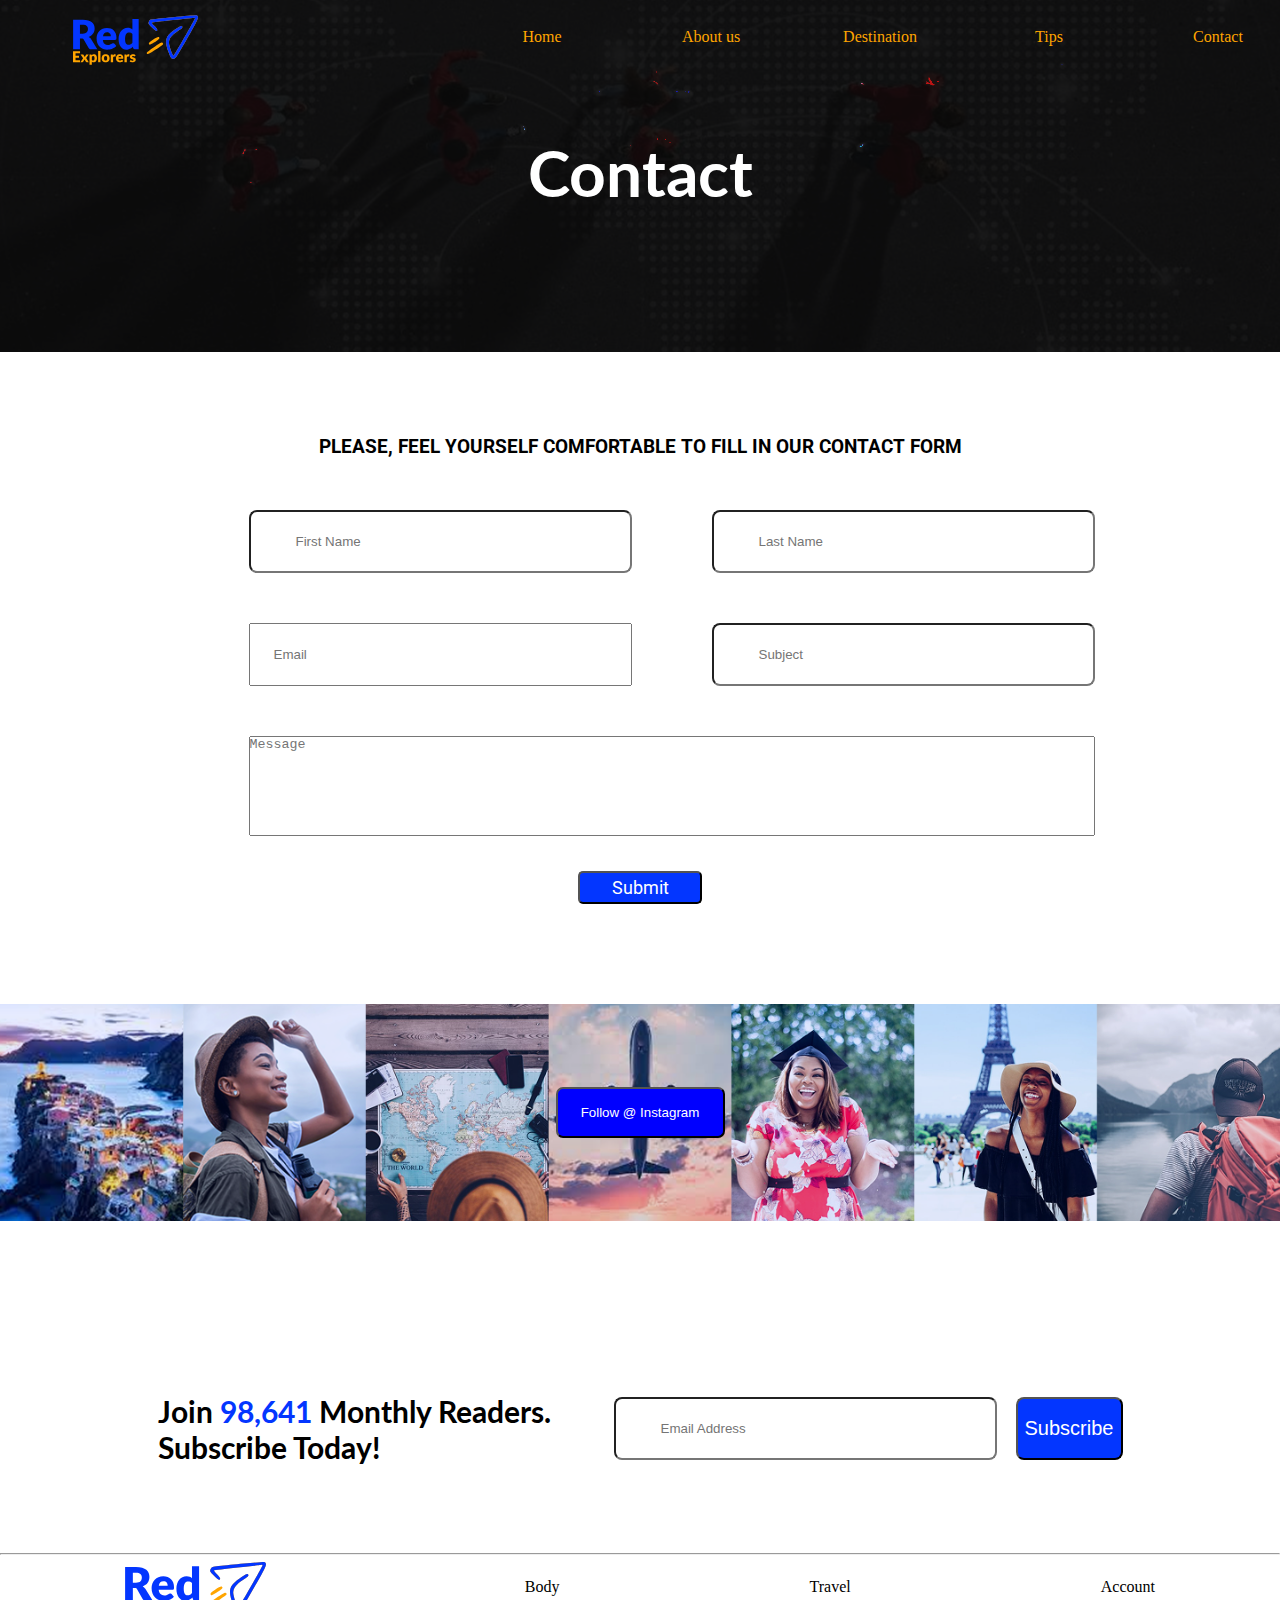
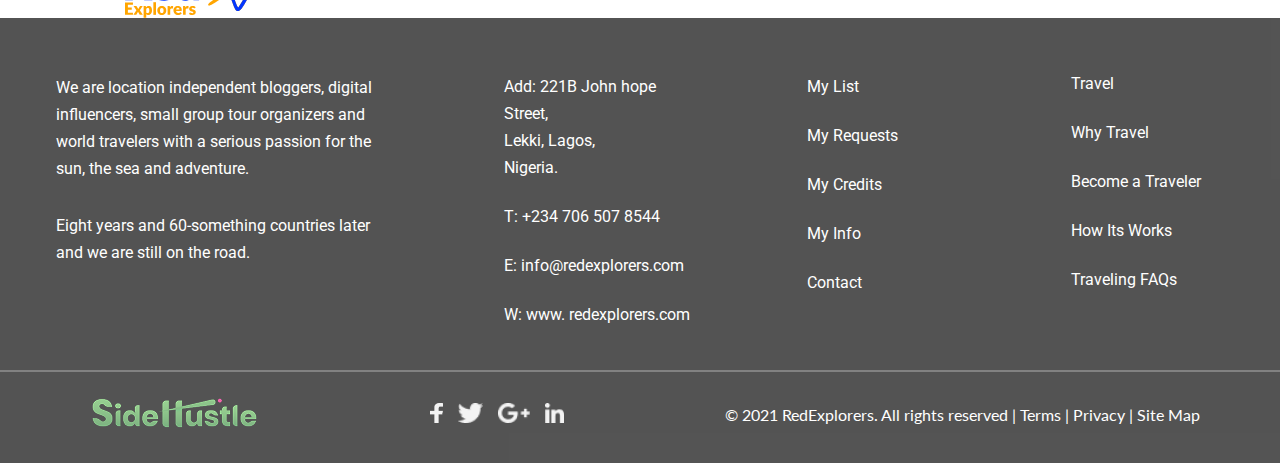
<file: contact.html>
<!DOCTYPE html>
<html lang="en">
<head>
    <meta charset="UTF-8">
    <meta name="viewport" content="width=device-width, initial-scale=1.0">
    <title>Contact</title>
    <link href="contact.css" type="text/css" rel="stylesheet" >
</head>
<body>
    <main>
         <section class="hero-section">
       <header>
                <div class="logo">
                       <img src="image/Logo.svg" alt="logo" >
                </div>
                
                    <nav id="navMenu" class="navbar">
                        <ul >
                            <li><a href="index.html">Home</a></li>
                            <li><a href="aboutus.html">About us</a></li>
                            <li><a href="destination.html">Destination</a></li>
                            <li><a href="tips.html">Tips</a></li>
                            <li><a href="contact.html">Contact</a></li>
                        </ul>
                    </nav>

                    <div class="toggle" id="toggleMenu">☰</div>
             </header>

              <div class="hero-content">
                        <h4>Contact </h4>
                    </div>
    </section>
                          
                                         <!-- contact form -->
    
       <h3 class="form-h3">
        PLEASE, FEEL YOURSELF COMFORTABLE TO FILL IN OUR CONTACT FORM
    </h3>

    <section class="form-section">
        <form class="contact-form">

            <input type="text" placeholder="First Name">
            <input type="text" placeholder="Last Name">

            <input type="email" placeholder="Email">
            <input type="text" placeholder="Subject">

            <textarea placeholder="Message"></textarea>

        </form>
    </section>

    <div class="form-btn">
        <button type="submit">Submit</button>
    </div>


                                       
    

   
                              <!-- multi photod section -->
    <section class="multi-photos" >
        <button type="button">Follow @ Instagram</button>
    </section>
                                <!-- search bar -->
    <section class="search-bar">
        <h2>Join<span> 98,641</span>  Monthly Readers. <br> Subscribe Today!</h2>
        
        <form >
        <input type="text" name="q" placeholder="Email Address" />
        <button type="submit">Subscribe</button>
        </form>
    </section>
                                           <!--FOOTER-->
     <footer class="footer1">
        <hr>
            <div class="footer-logo">
                <img src="image/Logo.svg" alt="logo">
                <p class="p1">Body</p>
                <p class="p2">Travel</p>
                <p class="p3">Account</p>
            </div>
        <div class="footer-color">
            <div class="details">
                <div class="footer-detail">
                    <p>We are location independent bloggers, digital <br>influencers, small group tour organizers and <br> world travelers with a serious passion for the<br> sun, the sea and adventure.</p>
                    <p>Eight years and 60-something countries later<br> and we are still on the road.</p>
                </div>
                <div class="body-detail">
                    <p>Add: 221B John hope Street,<br> Lekki, Lagos,<br>Nigeria.</p>
                    <p>T: +234 706 507 8544</p>
                    <p>E: info@redexplorers.com</p>
                    <p>W: www. redexplorers.com</p>
                </div>
                <div class="travel-detail">
                    <p>My List</p>
                    <p>My Requests</p>
                    <p>My Credits</p>
                    <p>My Info</p>
                    <p>Contact</p>
                </div>
                <div class="account-detail">
                    <p>Travel</p>
                    <p>Why Travel</p>
                    <p>Become a Traveler</p>
                    <p>How Its Works</p>
                    <p>Traveling FAQs</p>
                </div>
            </div>
             <hr class="my-line">

             <div class="last-div">
                  <div class="last-div-logo">
                     <img src="image/sidehustle.png">
                  </div>
                  <div class="icons">
                     <a href="#"><img src="image/fb-icon.png"></a>
                     <a href="#"><img src="image/twiter-icon.png"></a>
                     <a href="#"><img src="image/google-icon.png"></a>
                     <a href="#"><img src="image/linked-in-icon.png"></a>
                  </div>
                  <div class="copyright">
                   <p>© 2021 RedExplorers. All rights reserved   |   Terms   |   Privacy   |   Site Map</p>
                  </div>
             </div>
        </div>     
    </footer>


                                                        <!-- footer2 -->
    <footer class="footer2">
        <hr>
            <div class="footer-logo">  
            </div>
        <div class="footer-color">
            <div class="details">
                <div class="footer-detail">
                     <img src="image/Logo.svg" alt="logo">
                    <p>We are location independent bloggers, digital <br>influencers, small group tour organizers and <br> world travelers with a serious passion for the<br> sun, the sea and adventure.</p>
                    <p>Eight years and 60-something countries later<br> and we are still on the road.</p>
                </div>
                <div class="body-detail">
                     <h3 class="p1"> Body</h3>
                    <p>Add: 221B John hope Street,<br> Lekki, Lagos,<br>Nigeria.</p>
                    <p>T: +234 706 507 8544</p>
                    <p>E: info@redexplorers.com</p>
                    <p>W: www. redexplorers.com</p>
                </div>
                
                <div class="travel-detail">
                      <h3 class="p2">Travel</h3>
                    <p>My List</p>
                    <p>My Requests</p>
                    <p>My Credits</p>
                    <p>My Info</p>
                    <p>Contact</p>
                </div>
                <div class="account-detail">
                     <h3 class="p3">Account</h3>
                    <p>Travel</p>
                    <p>Why Travel</p>
                    <p>Become a Traveler</p>
                    <p>How Its Works</p>
                    <p>Traveling FAQs</p>
                </div>
            </div>
             <hr class="my-line">

             <div class="last-div">
                  <div class="last-div-logo">
                     <img src="image/sidehustle.png">
                  </div>
                  <div class="icons">
                     <a href="#"><img src="image/fb-icon.png"></a>
                     <a href="#"><img src="image/twiter-icon.png"></a>
                     <a href="#"><img src="image/google-icon.png"></a>
                     <a href="#"><img src="image/linked-in-icon.png"></a>
                  </div>
                  <div class="copyright">
                   <p>© 2021 RedExplorers. All rights reserved   |   Terms   |   Privacy   |   Site Map</p>
                  </div>
             </div>
        </div>     
    </footer>
    </main>
    <script>

     const navMenu= document.getElementById("navMenu");
     const toggleMenu= document.getElementById("toggleMenu");

     toggleMenu.addEventListener("click", function () {
        navMenu.classList.toggle("active");
     });
      </script>

</body>
</html>
</file>
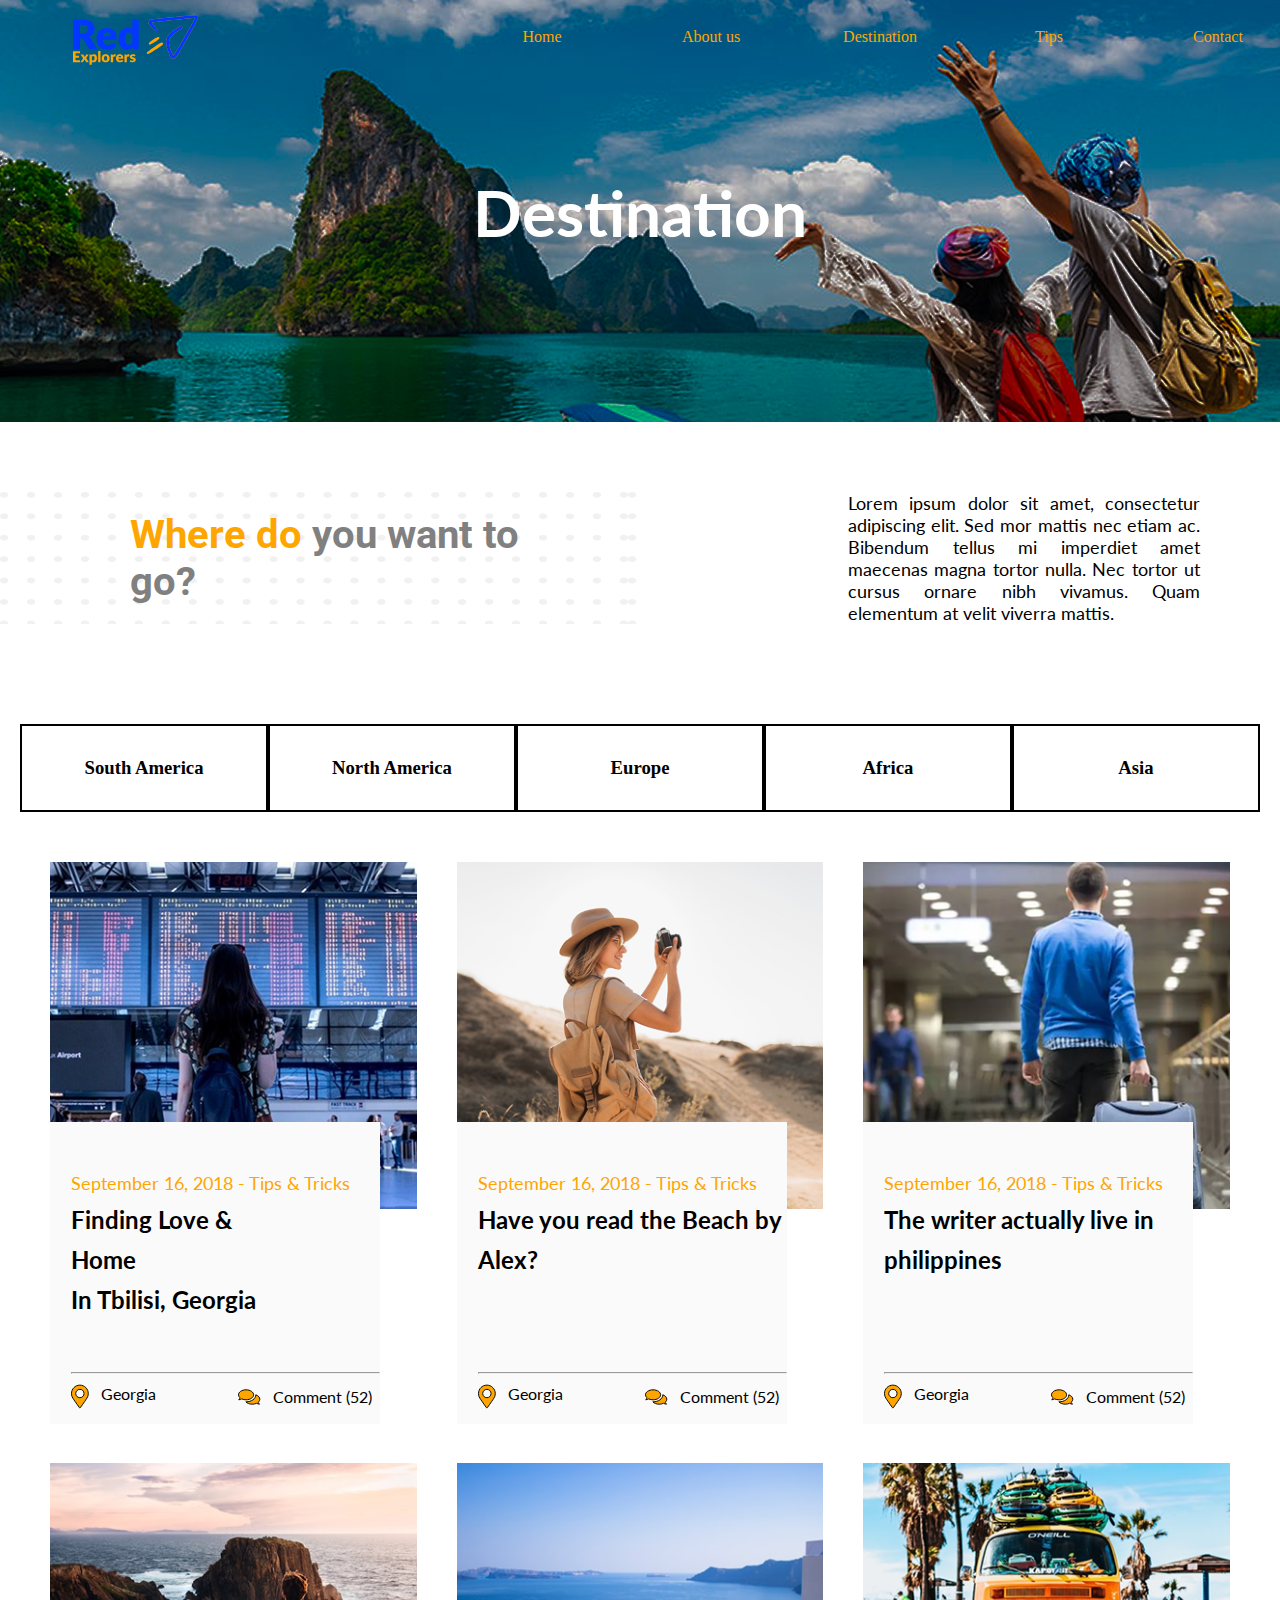
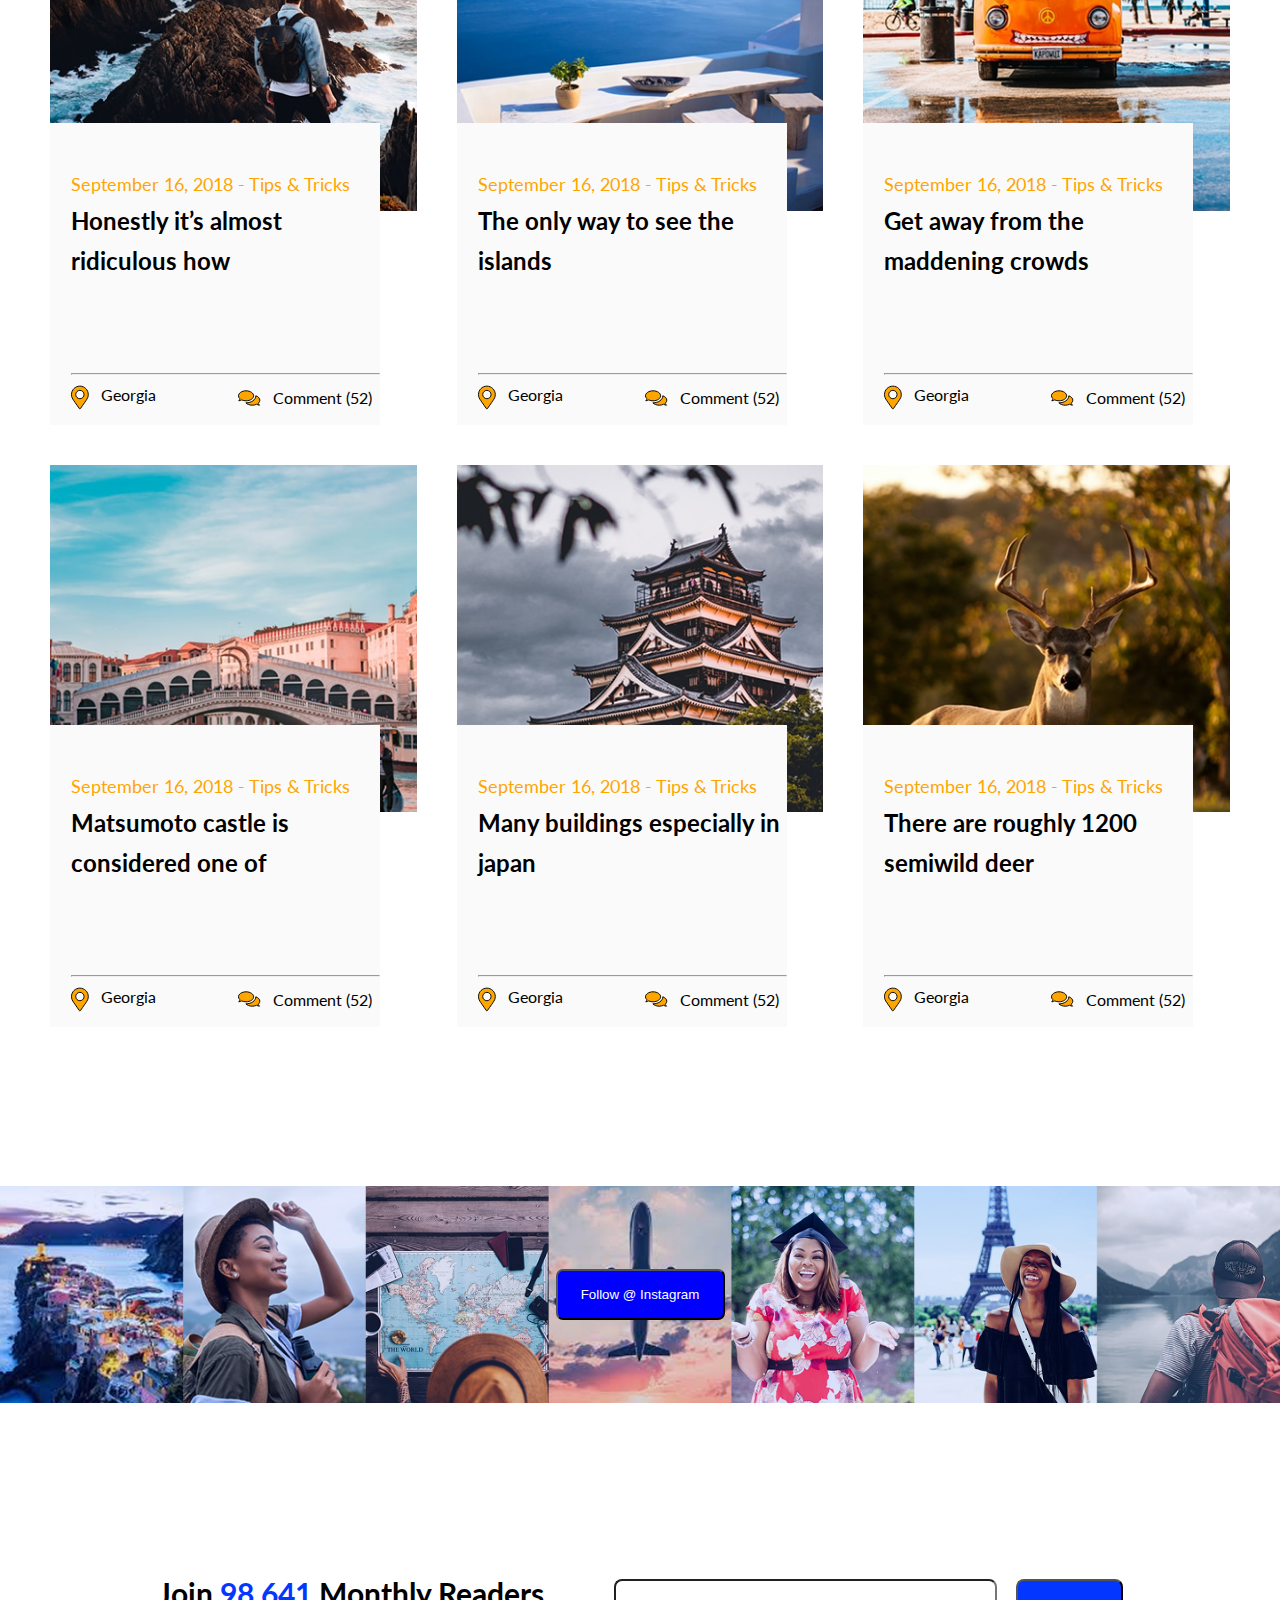
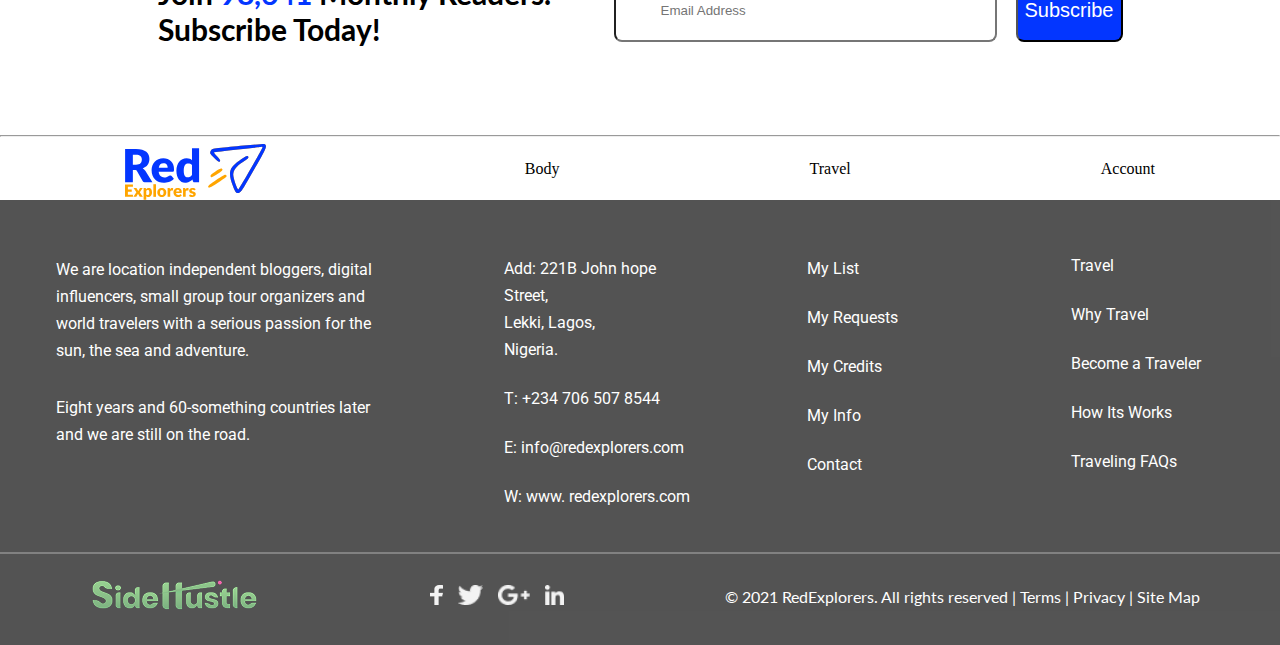
<file: destination.html>
<!DOCTYPE html>
<html lang="en">
<head>
    <meta charset="UTF-8">
    <meta name="viewport" content="width=device-width, initial-scale=1.0">
    <title>Destination</title>
    <link href="destination.css" type="text/css" rel="stylesheet" >
</head>
<body>
    <main>
         <section class="hero-section">
        <header>
                <div class="logo">
                       <img src="image/Logo.svg" alt="logo" >
                </div>
                
                    <nav id="navMenu" class="navbar">
                        <ul >
                            <li><a href="index.html">Home</a></li>
                            <li><a href="aboutus.html">About us</a></li>
                            <li><a href="destination.html">Destination</a></li>
                            <li><a href="tips.html">Tips</a></li>
                            <li><a href="contact.html">Contact</a></li>
                        </ul>
                    </nav>

                    <div class="toggle" id="toggleMenu">☰</div>
             </header>

              <div class="hero-content">
                        <h4>Destination </h4>
                    </div>

    </section>

    <div class="heading">
         <div class="box1">
            <h1> <span>Where do </span> you want to<br> go?</h1>
        </div>
        <div class="box2">
            <p>Lorem ipsum dolor sit amet, consectetur adipiscing elit. Sed mor mattis nec etiam ac. Bibendum tellus mi imperdiet amet maecenas magna tortor nulla. Nec tortor ut cursus ornare nibh vivamus. Quam elementum at velit viverra mattis.
 </p>
        </div>
    </div>

    <section class="country">
        <div> <h3>South America</h3> </div>
        <div> <h3>North America</h3> </div>
        <div> <h3>Europe</h3> </div>
        <div> <h3>Africa</h3> </div>
        <div> <h3>Asia</h3> </div>
    </section>

                                                <!-- package section -->
    <section class="packages">
                                                    <!-- package 1 --> 
        <div class="package1">
         <img src="image/d-package1.png" alt="package1"> 
        <div class="content-sizing">
               <p class="date-time">September 16, 2018 - Tips & Tricks  </p>
               <h5> Finding Love & <br> Home <br> In Tbilisi, Georgia</h5>
               <hr class="line">
            <div class="location-comment">
                <div class="small-location">
                      <img src="image/small-location.svg" alt="location">
                           <p>Georgia</p>
                </div>
                      <div class="comment">
                          <img src="image/comment.svg" alt="comment" >
                          <p>Comment (52)</p> 
                      </div>
            </div>
        </div>
        </div>
                                                    <!-- package 2 -->
        <div class="package1">
         <img src="image/d-package2.png" alt="package1"> 
        <div class="content-sizing">
               <p class="date-time">September 16, 2018 - Tips & Tricks  </p>
               <h5> Have you read the Beach by Alex?</h5>
               <hr class="line">
            <div class="location-comment">
                <div class="small-location">
                      <img src="image/small-location.svg" alt="location">
                           <p>Georgia</p>
                </div>
                      <div class="comment">
                          <img src="image/comment.svg" alt="comment" >
                          <p>Comment (52)</p> 
                      </div>
            </div>
        </div>
        </div>
                                                    <!-- package 3 --> 
        <div class="package1">
         <img src="image/d-package3.png" alt="package1"> 
        <div class="content-sizing">
               <p class="date-time">September 16, 2018 - Tips & Tricks  </p>
               <h5>The writer actually live in philippines</h5>
               <hr class="line">
            <div class="location-comment">
                <div class="small-location">
                      <img src="image/small-location.svg" alt="location">
                           <p>Georgia</p>
                </div>
                      <div class="comment">
                          <img src="image/comment.svg" alt="comment" >
                          <p>Comment (52)</p> 
                      </div>
            </div>
        </div>
        </div>
                                                    <!-- package 4 -->   
        <div class="package1">
         <img src="image/d-package4.png" alt="package1"> 
        <div class="content-sizing">
               <p class="date-time">September 16, 2018 - Tips & Tricks  </p>
               <h5>Honestly it’s almost ridiculous how</h5>
               <hr class="line">
            <div class="location-comment">
                <div class="small-location">
                      <img src="image/small-location.svg" alt="location">
                           <p>Georgia</p>
                </div>
                      <div class="comment">
                          <img src="image/comment.svg" alt="comment" >
                          <p>Comment (52)</p> 
                      </div>
            </div>
        </div>
        </div>
                                                    <!-- package 5 -->   
        <div class="package1">
         <img src="image/d-package5.png" alt="package1"> 
        <div class="content-sizing">
               <p class="date-time">September 16, 2018 - Tips & Tricks  </p>
               <h5> The only way to see the islands</h5>
               <hr class="line">
            <div class="location-comment">
                <div class="small-location">
                      <img src="image/small-location.svg" alt="location">
                           <p>Georgia</p>
                </div>
                      <div class="comment">
                          <img src="image/comment.svg" alt="comment" >
                          <p>Comment (52)</p> 
                      </div>
            </div>
        </div>
        </div>
                                                    <!-- package 6 -->  
        <div class="package1">
         <img src="image/d-package6.png" alt="package1"> 
        <div class="content-sizing">
               <p class="date-time">September 16, 2018 - Tips & Tricks  </p>
               <h5>Get away from the maddening crowds</h5>
               <hr class="line">
            <div class="location-comment">
                <div class="small-location">
                      <img src="image/small-location.svg" alt="location">
                           <p>Georgia</p>
                </div>
                      <div class="comment">
                          <img src="image/comment.svg" alt="comment" >
                          <p>Comment (52)</p> 
                      </div>
            </div>
        </div>
        </div>
                                                    <!-- package 7 -->   
        <div class="package1">
         <img src="image/d-package7.png" alt="package1"> 
        <div class="content-sizing">
               <p class="date-time">September 16, 2018 - Tips & Tricks  </p>
               <h5>Matsumoto castle is considered one of</h5>
               <hr class="line">
            <div class="location-comment">
                <div class="small-location">
                      <img src="image/small-location.svg" alt="location">
                           <p>Georgia</p>
                </div>
                      <div class="comment">
                          <img src="image/comment.svg" alt="comment" >
                          <p>Comment (52)</p> 
                      </div>
            </div>
        </div>
        </div>
                                                    <!-- package 8 -->  
        <div class="package1">
         <img src="image/d-package8.png" alt="package1"> 
        <div class="content-sizing">
               <p class="date-time">September 16, 2018 - Tips & Tricks  </p>
               <h5>Many buildings especially in japan</h5>
               <hr class="line">
            <div class="location-comment">
                <div class="small-location">
                      <img src="image/small-location.svg" alt="location">
                           <p>Georgia</p>
                </div>
                      <div class="comment">
                          <img src="image/comment.svg" alt="comment" >
                          <p>Comment (52)</p> 
                      </div>
            </div>
        </div>
        </div>
                                                    <!-- package 9 --> 
        <div class="package1">
         <img src="image/d-package9.png" alt="package1"> 
        <div class="content-sizing">
               <p class="date-time">September 16, 2018 - Tips & Tricks  </p>
               <h5> There are roughly 1200 semiwild deer</h5>
               <hr class="line">
            <div class="location-comment">
                <div class="small-location">
                      <img src="image/small-location.svg" alt="location">
                           <p>Georgia</p>
                </div>
                      <div class="comment">
                          <img src="image/comment.svg" alt="comment" >
                          <p>Comment (52)</p> 
                      </div>
            </div>
        </div>
        </div>
    </section>
                                                    <!-- gallery -->
         <section class="multi-photos" >
        <button type="button">Follow @ Instagram</button>
    </section>

     <section class="search-bar">
        <h2>Join<span> 98,641</span>  Monthly Readers. <br> Subscribe Today!</h2>
        
        <form >
        <input type="text" name="q" placeholder="Email Address" />
        <button type="submit">Subscribe</button>
        </form>
       
    </section>
                                                 <!--FOOTER-->
     <footer class="footer1">
        <hr>
            <div class="footer-logo">
                <img src="image/Logo.svg" alt="logo">
                <p class="p1">Body</p>
                <p class="p2">Travel</p>
                <p class="p3">Account</p>
            </div>
        <div class="footer-color">
            <div class="details">
                <div class="footer-detail">
                    <p>We are location independent bloggers, digital <br>influencers, small group tour organizers and <br> world travelers with a serious passion for the<br> sun, the sea and adventure.</p>
                    <p>Eight years and 60-something countries later<br> and we are still on the road.</p>
                </div>
                <div class="body-detail">
                    <p>Add: 221B John hope Street,<br> Lekki, Lagos,<br>Nigeria.</p>
                    <p>T: +234 706 507 8544</p>
                    <p>E: info@redexplorers.com</p>
                    <p>W: www. redexplorers.com</p>
                </div>
                <div class="travel-detail">
                    <p>My List</p>
                    <p>My Requests</p>
                    <p>My Credits</p>
                    <p>My Info</p>
                    <p>Contact</p>
                </div>
                <div class="account-detail">
                    <p>Travel</p>
                    <p>Why Travel</p>
                    <p>Become a Traveler</p>
                    <p>How Its Works</p>
                    <p>Traveling FAQs</p>
                </div>
            </div>
             <hr class="my-line">

             <div class="last-div">
                  <div class="last-div-logo">
                     <img src="image/sidehustle.png">
                  </div>
                  <div class="icons">
                     <a href="#"><img src="image/fb-icon.png"></a>
                     <a href="#"><img src="image/twiter-icon.png"></a>
                     <a href="#"><img src="image/google-icon.png"></a>
                     <a href="#"><img src="image/linked-in-icon.png"></a>
                  </div>
                  <div class="copyright">
                   <p>© 2021 RedExplorers. All rights reserved   |   Terms   |   Privacy   |   Site Map</p>
                  </div>
             </div>
        </div>     
    </footer>
                                                   <!-- footer2 -->
    <footer class="footer2">
        <hr>
            <div class="footer-logo">  
            </div>
        <div class="footer-color">
            <div class="details">
                <div class="footer-detail">
                     <img src="image/Logo.svg" alt="logo">
                    <p>We are location independent bloggers, digital <br>influencers, small group tour organizers and <br> world travelers with a serious passion for the<br> sun, the sea and adventure.</p>
                    <p>Eight years and 60-something countries later<br> and we are still on the road.</p>
                </div>
                <div class="body-detail">
                     <h3 class="p1"> Body</h3>
                    <p>Add: 221B John hope Street,<br> Lekki, Lagos,<br>Nigeria.</p>
                    <p>T: +234 706 507 8544</p>
                    <p>E: info@redexplorers.com</p>
                    <p>W: www. redexplorers.com</p>
                </div>
                
                <div class="travel-detail">
                      <h3 class="p2">Travel</h3>
                    <p>My List</p>
                    <p>My Requests</p>
                    <p>My Credits</p>
                    <p>My Info</p>
                    <p>Contact</p>
                </div>
                <div class="account-detail">
                     <h3 class="p3">Account</h3>
                    <p>Travel</p>
                    <p>Why Travel</p>
                    <p>Become a Traveler</p>
                    <p>How Its Works</p>
                    <p>Traveling FAQs</p>
                </div>
            </div>
             <hr class="my-line">

             <div class="last-div">
                  <div class="last-div-logo">
                     <img src="image/sidehustle.png">
                  </div>
                  <div class="icons">
                     <a href="#"><img src="image/fb-icon.png"></a>
                     <a href="#"><img src="image/twiter-icon.png"></a>
                     <a href="#"><img src="image/google-icon.png"></a>
                     <a href="#"><img src="image/linked-in-icon.png"></a>
                  </div>
                  <div class="copyright">
                   <p>© 2021 RedExplorers. All rights reserved   |   Terms   |   Privacy   |   Site Map</p>
                  </div>
             </div>
        </div>     
    </footer>
    </main>
    <script>

     const navMenu= document.getElementById("navMenu");
     const toggleMenu= document.getElementById("toggleMenu");

     toggleMenu.addEventListener("click", function () {
        navMenu.classList.toggle("active");
     });
     

 </script>
</body>
</html>
</file>
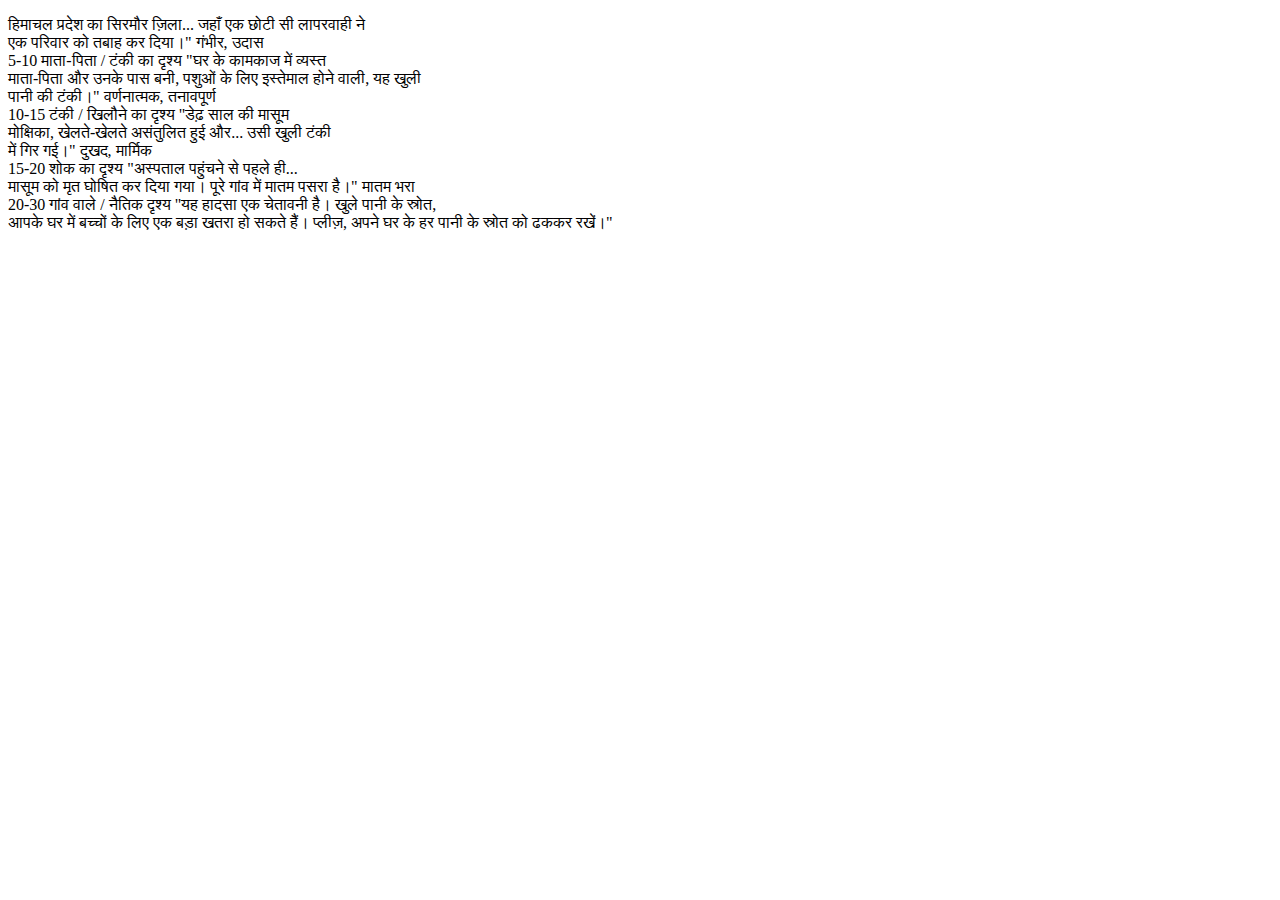
<file: example.html>
<!DOCTYPE html>
<html lang="en">
<head>
    <meta charset="UTF-8">
    <meta name="viewport" content="width=device-width, initial-scale=1.0">
    <title>Document</title>
</head>
<body>
    <p>हिमाचल प्रदेश का सिरमौर ज़िला... जहाँ एक छोटी सी लापरवाही ने <br>
        एक परिवार को तबाह कर दिया।" गंभीर, उदास<br>
5-10 माता-पिता / टंकी का दृश्य "घर के कामकाज में व्यस्त<br>
 माता-पिता और उनके पास बनी, पशुओं के लिए इस्तेमाल होने वाली, यह खुली<br>
  पानी की टंकी।" वर्णनात्मक, तनावपूर्ण<br>
10-15 टंकी / खिलौने का दृश्य "डेढ़ साल की मासूम<br>
 मोक्षिका, खेलते-खेलते असंतुलित हुई और... उसी खुली टंकी<br>
  में गिर गई।" दुखद, मार्मिक<br>
15-20 शोक का दृश्य "अस्पताल पहुंचने से पहले ही... <br>
मासूम को मृत घोषित कर दिया गया। पूरे गांव में मातम पसरा है।" मातम भरा<br>
20-30 गांव वाले / नैतिक दृश्य "यह हादसा एक चेतावनी है। खुले पानी के स्रोत, <br>
आपके घर में बच्चों के लिए एक बड़ा खतरा हो सकते हैं। प्लीज़, अपने घर के हर पानी के स्रोत को ढककर रखें।"
</p>
</body>
</html>
</file>
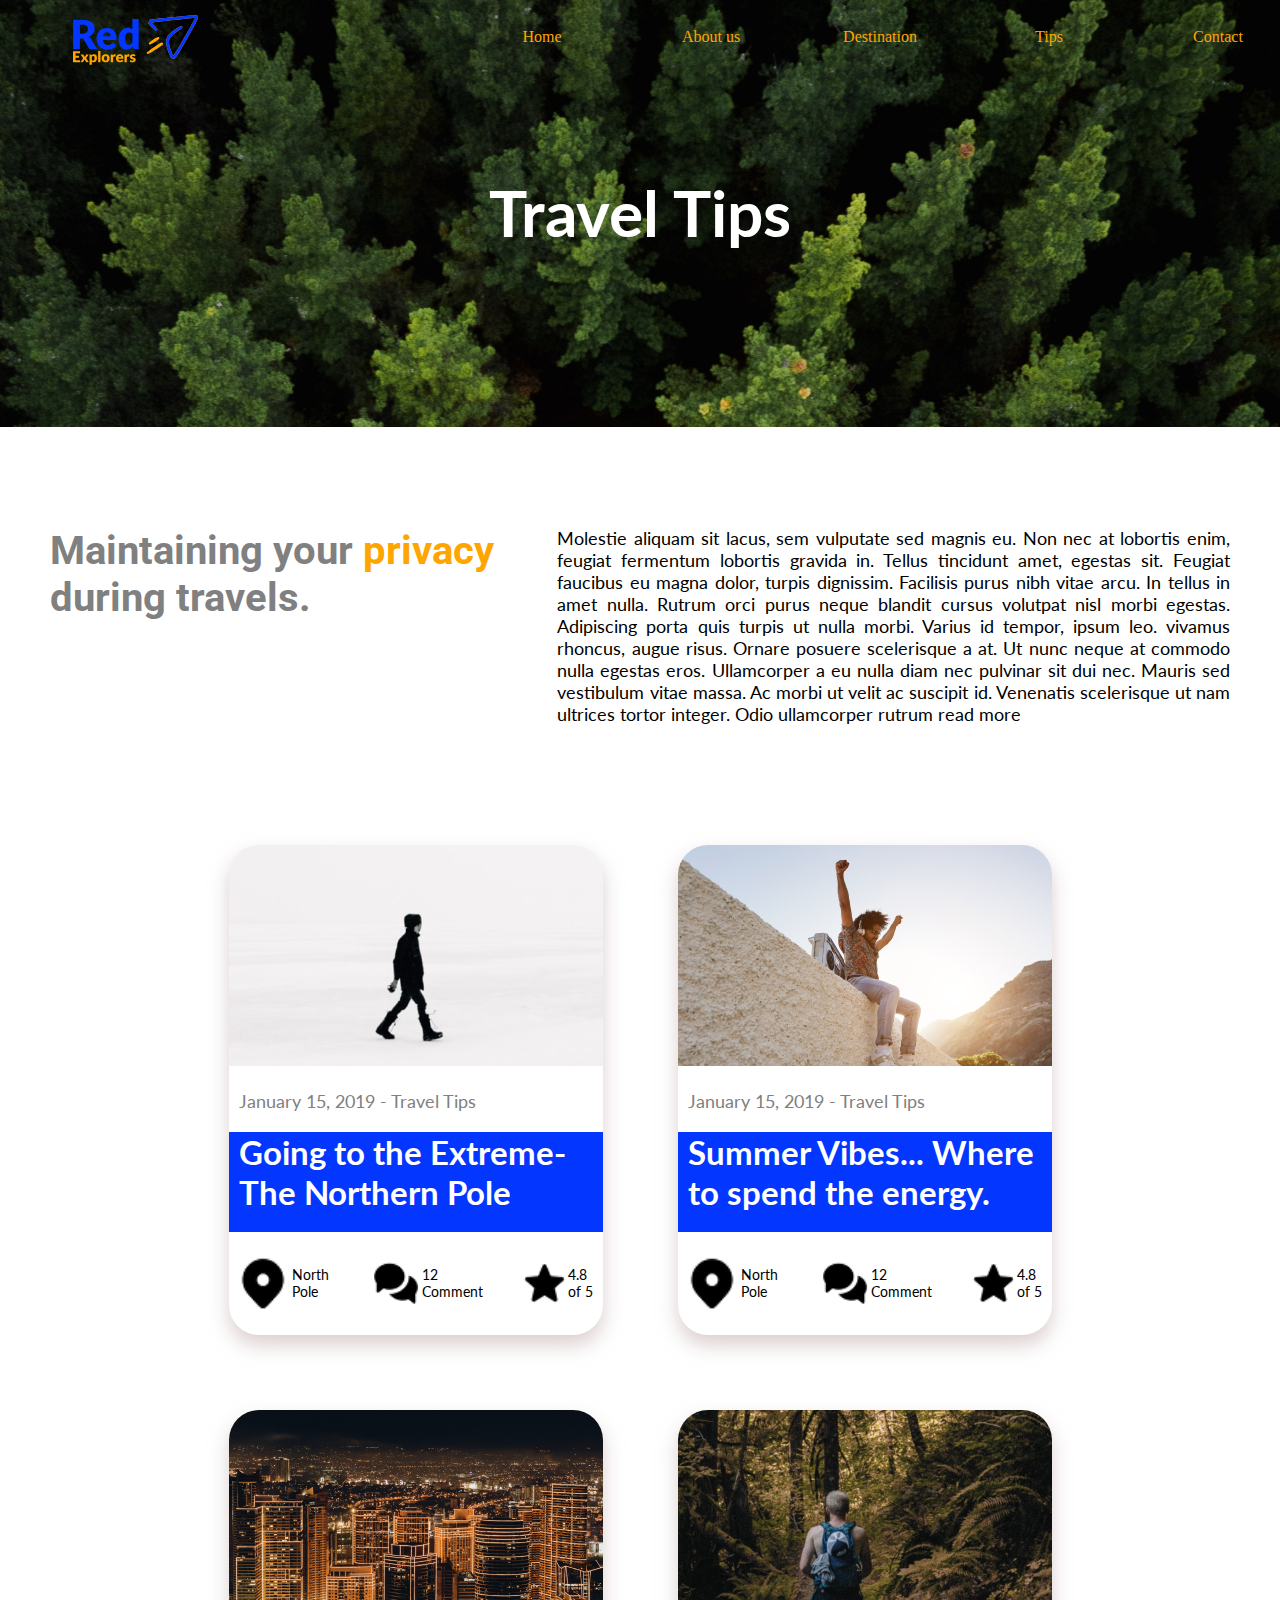
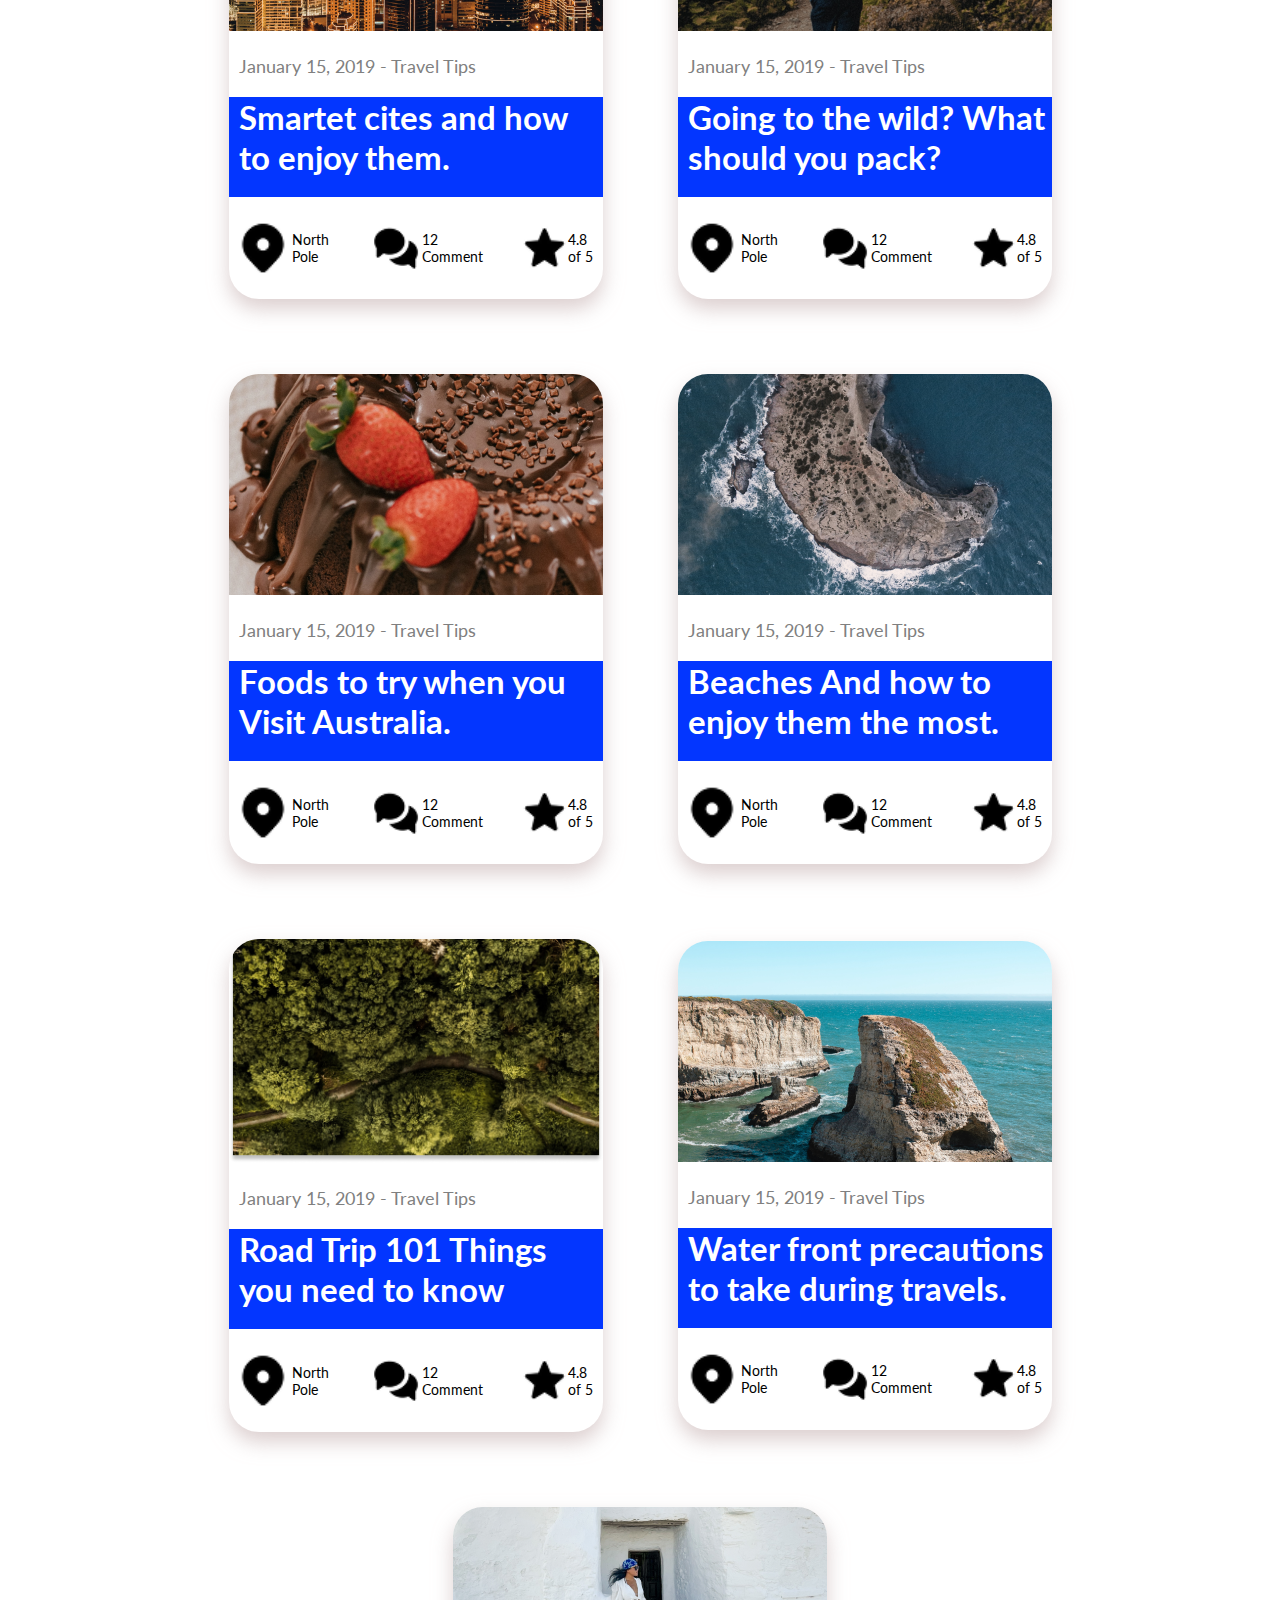
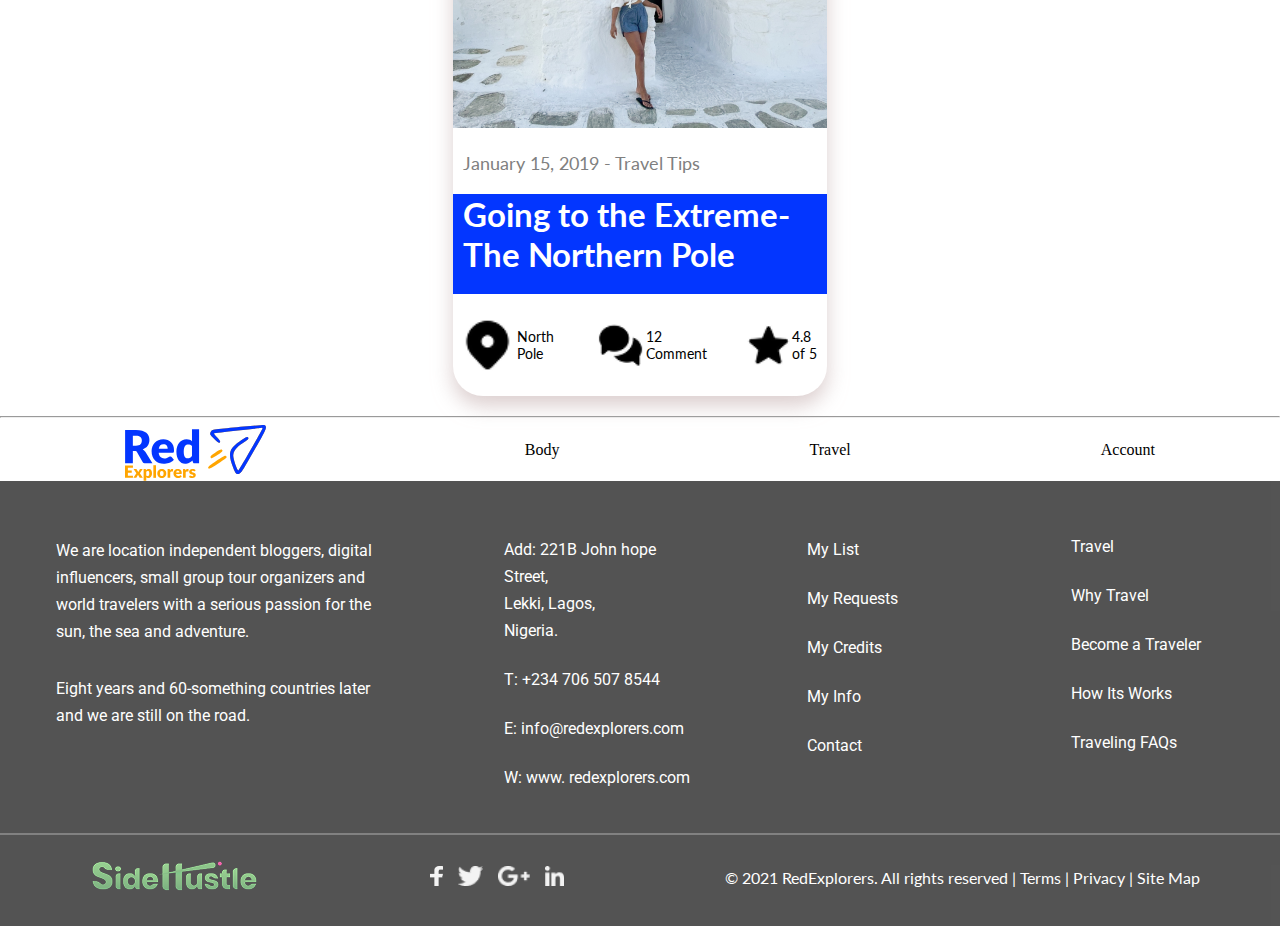
<file: tips.html>
<!DOCTYPE html>
<html lang="en">
<head>
    <meta charset="UTF-8">
    <meta name="viewport" content="width=device-width, initial-scale=1.0">
    <title>Destination</title>
    <link href="tips.css" type="text/css" rel="stylesheet" >
</head>
<body>
    <main>
         <section class="hero-section">
       <header>
                <div class="logo">
                       <img src="image/Logo.svg" alt="logo" >
                </div>
                
                    <nav id="navMenu" class="navbar">
                        <ul >
                            <li><a href="index.html">Home</a></li>
                            <li><a href="aboutus.html">About us</a></li>
                            <li><a href="destination.html">Destination</a></li>
                            <li><a href="tips.html">Tips</a></li>
                            <li><a href="contact.html">Contact</a></li>
                        </ul>
                    </nav>

                    <div class="toggle" id="toggleMenu">☰</div>
             </header>

              <div class="hero-content">
                        <h4>Travel Tips </h4>
                    </div>

    </section>
                          
                                     <!-- detail div -->
     <div class="heading">
         <div class="box1">
            <h1>Maintaining your <span>privacy </span>during travels.</h1>
        </div>
        <div class="box2">
            <p>Molestie aliquam sit lacus, sem vulputate sed magnis eu. Non nec at lobortis enim, feugiat fermentum lobortis gravida in. Tellus tincidunt amet, egestas sit. Feugiat faucibus eu magna dolor, turpis dignissim. Facilisis purus nibh vitae arcu. In tellus in amet nulla. Rutrum orci purus neque blandit cursus volutpat nisl morbi egestas. Adipiscing porta quis turpis ut nulla morbi. Varius id tempor, ipsum leo.
               vivamus rhoncus, augue risus. Ornare posuere scelerisque a at. Ut nunc neque at commodo nulla egestas eros. Ullamcorper a eu nulla diam nec pulvinar sit dui nec. Mauris sed vestibulum vitae massa. Ac morbi ut velit ac suscipit id. Venenatis scelerisque ut nam ultrices tortor integer. Odio ullamcorper rutrum  read more</p>
        </div>
    </div>
    

                                    <!-- package section -->
    <section class="packages">
                                    <!-- pkg1 -->
        <div class="pkg1">
        <img src="image/tips-img1.png" alt="tips-img1">
        <div class="pkg-detail">
            <p class="pkg-detail-p">January 15, 2019 - Travel Tips</p>
            <h3>Going to the Extreme-The Northern Pole</h3>

            <div class="review">
                <div class="location"><img src="image/black-location.png" alt="location"> <p>North Pole</p></div>
                <div class="comment"> <img src="image/black-comment.png" alt="comment"> <p>12 Comment</p></div>
                <div class="star"> <img src="image/black-star.png" alt="star"> <p>4.8 of 5 </p></div>
            </div>
        </div>
        </div>
                             <!-- pkg2 -->
        <div class="pkg1">
        <img src="image/tips-img2.png" alt="tips-img2">
        <div class="pkg-detail">
            <p class="pkg-detail-p">January 15, 2019 - Travel Tips</p>
            <h3>Summer Vibes... Where to spend the energy.</h3>

            <div class="review">
                <div class="location"><img src="image/black-location.png" alt="location"> <p>North Pole</p></div>
                <div class="comment"> <img src="image/black-comment.png" alt="comment"> <p>12 Comment</p></div>
                <div class="star"> <img src="image/black-star.png" alt="star"> <p>4.8 of 5 </p></div>
            </div>
        </div>
        </div>
                             <!-- pkg3 -->
        <div class="pkg1">
        <img src="image/tips-img3.png" alt="tips-img3">
        <div class="pkg-detail">
            <p class="pkg-detail-p">January 15, 2019 - Travel Tips</p>
            <h3>Smartet cites and how to enjoy them.</h3>

            <div class="review">
                <div class="location"><img src="image/black-location.png" alt="location"> <p>North Pole</p></div>
                <div class="comment"> <img src="image/black-comment.png" alt="comment"> <p>12 Comment</p></div>
                <div class="star"> <img src="image/black-star.png" alt="star"> <p>4.8 of 5 </p></div>
            </div>
        </div>
        </div>
                             <!-- pkg4 -->
        <div class="pkg1">
        <img src="image/tips-img4.png" alt="tips-img4">
        <div class="pkg-detail">
            <p class="pkg-detail-p">January 15, 2019 - Travel Tips</p>
            <h3>Going to the wild? What should you pack?</h3>

            <div class="review">
                <div class="location"><img src="image/black-location.png" alt="location"> <p>North Pole</p></div>
                <div class="comment"> <img src="image/black-comment.png" alt="comment"> <p>12 Comment</p></div>
                <div class="star"> <img src="image/black-star.png" alt="star"> <p>4.8 of 5 </p></div>
            </div>
        </div>
        </div>
                             <!-- pkg5 -->
        <div class="pkg1">
        <img src="image/tips-img5.png" alt="tips-img5">
        <div class="pkg-detail">
            <p class="pkg-detail-p">January 15, 2019 - Travel Tips</p>
            <h3>Foods to try when you Visit Australia.</h3>

            <div class="review">
                <div class="location"><img src="image/black-location.png" alt="location"> <p>North Pole</p></div>
                <div class="comment"> <img src="image/black-comment.png" alt="comment"> <p>12 Comment</p></div>
                <div class="star"> <img src="image/black-star.png" alt="star"> <p>4.8 of 5 </p></div>
            </div>
        </div>
        </div>
                                               <!-- pkg6 -->
        <div class="pkg1">
        <img src="image/tips-img6.png" alt="tips-img6">
        <div class="pkg-detail">
            <p class="pkg-detail-p">January 15, 2019 - Travel Tips</p>
            <h3>Beaches And how to enjoy them the most.</h3>

            <div class="review">
                <div class="location"><img src="image/black-location.png" alt="location"> <p>North Pole</p></div>
                <div class="comment"> <img src="image/black-comment.png" alt="comment"> <p>12 Comment</p></div>
                <div class="star"> <img src="image/black-star.png" alt="star"> <p>4.8 of 5 </p></div>
            </div>
        </div>
        </div>
                                                <!-- pkg7 -->
        <div class="pkg1">
        <img src="image/tips-img7.png" alt="tips-img7">
        <div class="pkg-detail">
            <p class="pkg-detail-p">January 15, 2019 - Travel Tips</p>
            <h3>Road Trip 101 Things you need to know</h3>

            <div class="review">
                <div class="location"><img src="image/black-location.png" alt="location"> <p>North Pole</p></div>
                <div class="comment"> <img src="image/black-comment.png" alt="comment"> <p>12 Comment</p></div>
                <div class="star"> <img src="image/black-star.png" alt="star"> <p>4.8 of 5 </p></div>
            </div>
        </div>
        </div>
                             <!-- pkg8 -->
        <div class="pkg1">
        <img src="image/tips-img8.png" alt="tips-img8">
        <div class="pkg-detail">
            <p class="pkg-detail-p">January 15, 2019 - Travel Tips</p>
            <h3>Water front precautions to take during travels.</h3>

            <div class="review">
                <div class="location"><img src="image/black-location.png" alt="location"> <p>North Pole</p></div>
                <div class="comment"> <img src="image/black-comment.png" alt="comment"> <p>12 Comment</p></div>
                <div class="star"> <img src="image/black-star.png" alt="star"> <p>4.8 of 5 </p></div>
            </div>
        </div>
        </div>
                             <!-- pkg9 -->
        <div class="pkg1">
        <img src="image/tips-img9.png" alt="tips-img9">
        <div class="pkg-detail">
            <p class="pkg-detail-p">January 15, 2019 - Travel Tips</p>
            <h3>Going to the Extreme-The Northern Pole</h3>

            <div class="review">
                <div class="location"><img src="image/black-location.png" alt="location"> <p>North Pole</p></div>
                <div class="comment"> <img src="image/black-comment.png" alt="comment"> <p>12 Comment</p></div>
                <div class="star"> <img src="image/black-star.png" alt="star"> <p>4.8 of 5 </p></div>
            </div>
        </div>
        </div>
    </section>

                                                  <!--FOOTER-->
     <footer class="footer1">
        <hr>
            <div class="footer-logo">
                <img src="image/Logo.svg" alt="logo">
                <p class="p1">Body</p>
                <p class="p2">Travel</p>
                <p class="p3">Account</p>
            </div>
        <div class="footer-color">
            <div class="details">
                <div class="footer-detail">
                    <p>We are location independent bloggers, digital <br>influencers, small group tour organizers and <br> world travelers with a serious passion for the<br> sun, the sea and adventure.</p>
                    <p>Eight years and 60-something countries later<br> and we are still on the road.</p>
                </div>
                <div class="body-detail">
                    <p>Add: 221B John hope Street,<br> Lekki, Lagos,<br>Nigeria.</p>
                    <p>T: +234 706 507 8544</p>
                    <p>E: info@redexplorers.com</p>
                    <p>W: www. redexplorers.com</p>
                </div>
                <div class="travel-detail">
                    <p>My List</p>
                    <p>My Requests</p>
                    <p>My Credits</p>
                    <p>My Info</p>
                    <p>Contact</p>
                </div>
                <div class="account-detail">
                    <p>Travel</p>
                    <p>Why Travel</p>
                    <p>Become a Traveler</p>
                    <p>How Its Works</p>
                    <p>Traveling FAQs</p>
                </div>
            </div>
             <hr class="my-line">

             <div class="last-div">
                  <div class="last-div-logo">
                     <img src="image/sidehustle.png">
                  </div>
                  <div class="icons">
                     <a href="#"><img src="image/fb-icon.png"></a>
                     <a href="#"><img src="image/twiter-icon.png"></a>
                     <a href="#"><img src="image/google-icon.png"></a>
                     <a href="#"><img src="image/linked-in-icon.png"></a>
                  </div>
                  <div class="copyright">
                   <p>© 2021 RedExplorers. All rights reserved   |   Terms   |   Privacy   |   Site Map</p>
                  </div>
             </div>
        </div>     
    </footer>












    <footer class="footer2">
        <hr>
            <div class="footer-logo">  
            </div>
        <div class="footer-color">
            <div class="details">
                <div class="footer-detail">
                     <img src="image/Logo.svg" alt="logo">
                    <p>We are location independent bloggers, digital <br>influencers, small group tour organizers and <br> world travelers with a serious passion for the<br> sun, the sea and adventure.</p>
                    <p>Eight years and 60-something countries later<br> and we are still on the road.</p>
                </div>
                <div class="body-detail">
                     <h3 class="p1"> Body</h3>
                    <p>Add: 221B John hope Street,<br> Lekki, Lagos,<br>Nigeria.</p>
                    <p>T: +234 706 507 8544</p>
                    <p>E: info@redexplorers.com</p>
                    <p>W: www. redexplorers.com</p>
                </div>
                
                <div class="travel-detail">
                      <h3 class="p2">Travel</h3>
                    <p>My List</p>
                    <p>My Requests</p>
                    <p>My Credits</p>
                    <p>My Info</p>
                    <p>Contact</p>
                </div>
                <div class="account-detail">
                     <h3 class="p3">Account</h3>
                    <p>Travel</p>
                    <p>Why Travel</p>
                    <p>Become a Traveler</p>
                    <p>How Its Works</p>
                    <p>Traveling FAQs</p>
                </div>
            </div>
             <hr class="my-line">

             <div class="last-div">
                  <div class="last-div-logo">
                     <img src="image/sidehustle.png">
                  </div>
                  <div class="icons">
                     <a href="#"><img src="image/fb-icon.png"></a>
                     <a href="#"><img src="image/twiter-icon.png"></a>
                     <a href="#"><img src="image/google-icon.png"></a>
                     <a href="#"><img src="image/linked-in-icon.png"></a>
                  </div>
                  <div class="copyright">
                   <p>© 2021 RedExplorers. All rights reserved   |   Terms   |   Privacy   |   Site Map</p>
                  </div>
             </div>
        </div>     
    </footer>
    </main>
     <script>

     const navMenu= document.getElementById("navMenu");
     const toggleMenu= document.getElementById("toggleMenu");

     toggleMenu.addEventListener("click", function () {
        navMenu.classList.toggle("active");
     });
     

 </script>
</body>
</html>
</file>
<file: style.css>
@import url("https://fonts.googleapis.com/css2?family=Lato:ital,wght@0,100;0,300;0,400;0,700;0,900;1,100;1,300;1,400;1,700;1,900&display=swap");
@import url("https://fonts.googleapis.com/css2?family=Roboto:ital,wght@0,100..900;1,100..900&display=swap");
* {
  padding: 0;
  box-sizing: border-box;
  margin: 0;
}

html {
  scroll-behavior: smooth;
}

main {
  max-width: 1440px;
  width: 100%;
  background-color: #eeeeee;
  margin: 0 auto;
}

.hero-section {
  background-image: url(image/hero-image.png);
  height: 587px;
  position: relative;
}

header {
  display: flex;
  justify-content: space-between;
  align-items: center;
  height: 55px;
  margin: 0px 0px 0px 0px;
}

header .logo {
  height: 55px;
  width: 133px;
  margin: 17px 0px 0px 73px;
}

nav {
  margin-top: 17px;
  font-family: "lato";
}

nav ul {
  display: flex;
  align-items: center;
  text-align: center;
  gap: 45px;
}

nav ul li {
  list-style: none;
}

nav ul li a {
  text-decoration: none;
  color: #ffa500;
  line-height: 14px;
  transition: background-color 0.3s ease;
  font-size: 16px;
  align-items: center;
  line-height: 33px;
  width: 124px;
  display: flex;
  align-items: center;
  justify-content: center;
}

nav ul li a:hover {
  background-color: #0336ff;
  border-radius: 8px;
  transition: background-color 0.3s ease;
}
.toggle {
  display: none;
  font-size: 30px;
  cursor: pointer;
  user-select: none;
}
/* hero page */

.hero-content {
  display: flex;
  flex-direction: column;
  align-items: center;
  justify-content: center;
  text-align: center;
  width: 100%;
  font-family: "lato";
}

.hero-content h4 {
  font-size: 30px;
  color: #ffffff;
  font-weight: bold;
  margin-top: 51px;
}

.hero-content h4 span {
  color: #ffa500;
}

.hero-content h2 {
  font-size: 64px;
  line-height: 89px;
  color: #ffffff;
  margin-top: 14px;
}

.hero-content button {
  font-size: 24px;
  color: #ffffff;
  height: 85px;
  width: 218px;
  background-color: #0336ff;
  margin-top: 27px;
  border-radius: 10px;
}
.hero-content button:hover {
  background-color: #0a37ed;
  cursor: pointer;
}

.hero-content p {
  font-size: 24px;
  line-height: 47px;
  color: #ffffff;
  margin-top: 30px;
  font-family: "roboto";
}

.hero-content img {
  height: 32px;
  width: 32px;
  margin-bottom: 9px;
}

img.location-logo {
  position: absolute;
  z-index: 99;
  bottom: 17px;
  right: 71px;
  height: 70px;
  width: 70px;
}

/* grid section */

.grid-section {
  display: grid;
  max-width: 1440px;
  grid-template-columns: 38% 60%;
  grid-template-rows: 1fr;
  overflow: hidden;
  margin: 100px 30px;
  gap: 10px;
  font-family: "lato";
}
.sidebar {
  display: flex;
  flex-direction: column;
  align-items: flex-start;
}
/*small boxes*/
.about-me {
  display: flex;
  flex-direction: column;
  align-items: center;
  justify-content: center;
  height: 598px;
  max-width: 438px;
  width: 100%;
  text-align: center;

  background-color: #ffffff;
}

.about-me h3 {
  height: 41px;
  font-weight: bold;
  font-size: 29px;
  color: #000000;
}

.about-me img {
  max-width: 363px;
  width: 100%;
  height: 293px;
  margin-top: 11px;
}

.about-me p {
  height: 131px;
  font-size: 16px;
  color: #000000;
  line-height: 20px;
  text-align: left;
  margin-top: 8px;
}

.about-me button {
  height: 71px;
  width: 182px;
  background-color: #0336ff;
  border-radius: 8px;
  font-size: 16px;
  color: #ffffff;
  margin-top: 17px;
}
.about-me button:hover {
  background-color: #0c36de;
  cursor: pointer;
}
/*Categories*/
.Categories {
  height: 569px;
  max-width: 450px;
  width: 100%;
  background-color: #ffffff;
  color: #000000;
  margin-top: 43px;
}
.Categories h3 {
  display: flex;
  justify-content: center;
  padding-top: 16px;
  height: 39px;
  line-height: 51px;
  font-size: 29px;
  font-weight: bold;
}
.Categories-item {
  display: flex;
  justify-content: space-between;
  margin: 68px 32px 0px 44px;
}
.Categories ul li {
  list-style: none;
  margin-bottom: 17px;
  line-height: 40px;
  font-size: 24px;
  height: 38px;
}
/*Popular Post*/
.popular-post {
  max-width: 445px;
  width: 100%;
  height: 507px;
  margin-top: 41px;
}
.popular-post-h3 {
  max-width: 445px;
  width: 100%;
  height: 107px;
  background-color: #ffffff;
  display: flex;
  justify-content: center;
  align-items: center;
}
.popular-post-h3 h3 {
  color: #000000;
  font-size: 31px;
  font-weight: bold;
  line-height: 47px;
}
.popular-post-detail {
  height: 364px;
  max-width: 445px;
  width: 100%;
  background-image: url(image/white-bus.png);
  background-size: cover;
  background-repeat: no-repeat;
  background-position: center;
}
.popular-post-detail p {
  height: 23px;
  font-size: 24px;
  line-height: 33px;
  color: #ffffff;
  margin: 0px 12px 0px 36px;
  padding-top: 33px;
}
.popular-post-detail h4 {
  height: 88px;
  font-size: 31px;
  line-height: 47px;
  color: #ffffff;
  margin: 83px 25px 0px 37px;
  font-weight: bold;
}
.arrow-img {
  display: flex;
}
.left-arrow {
  margin: 38px 0px 48px 36px;
  height: 50px;
  max-width: 41px;
}
.right-arrow {
  margin: 38px 307px 48px 20px;
  height: 50px;
  max-width: 41px;
}
/*Recent Post*/
.recent-post {
  max-width: 516px;
  width: 100%;
  height: 481px;
}

.recent-post h3 {
  height: 107px;
  width: 100%;
  max-width: 445px;
  color: #000000;
  background-color: #ffffff;
  display: flex;
  justify-content: center;
  align-items: center;
  font-size: 44px;
  line-height: 47px;
  margin-bottom: 31px;
}
.recent-post-content-1 {
  display: flex;
  margin-top: 20px;
}
.recent-post-content-1 img {
  max-width: 100px;
  width: 100%;
  height: 80px;
  margin-right: 7px;
}
.recent-post-content-1 p {
  height: 33px;
  font-size: 18px;
}
.recent-post-content-1 h4 {
  height: 71px;
  font-size: 24px;
}
/*gear-i-use*/
.gear-i-use {
  height: 378px;
  max-width: 450px;
  width: 100%;
  background-color: #ffffff;
  display: flex;
  flex-direction: column;
  justify-content: center;
  align-items: center;

  margin-top: 63px;
}
.gear-i-use h4 {
  height: 33px;
  font-size: 29px;
  line-height: 51px;
  color: #000000;
  font-weight: bold;
  margin: 13px 0px 37px 0px;
}
.gear-i-use h5 {
  height: 46px;
  font-size: 29px;
  line-height: 51px;
  color: #000000;
  font-weight: bold;
  margin-bottom: 26px;
}
.gear-i-use p {
  height: 118px;
  font-size: 24px;
  line-height: 33px;
  color: #000000;
  text-align: center;
  margin-bottom: 16px;
}
.gear-i-use button {
  height: 71px;
  width: 182px;
  font-size: 16px;
  background-color: #0336ff;
  color: #ffffff;
  margin-bottom: 26px;
  border-radius: 8px;
}
.gear-i-use button:hover {
  background-color: #0a37ed;
  cursor: pointer;
}

/*Product That I Have*/
.product-that-i-have {
  max-width: 456px;
  width: 100%;
  height: 491px;
  margin: 74px 0px 63px 0px;
}
.product-that-i-have h3 {
  height: 107px;
  max-width: 450px;
  width: 100%;
  color: #000000;
  background-color: #ffffff;
  font-size: 31px;
  font-weight: bold;
  line-height: 47px;
  display: flex;
  justify-content: center;
  align-items: center;
}
.product-that-i-have-1 {
  display: flex;
  gap: 11px;
  margin-top: 37px;
}
.product-that-i-have-1 img {
  max-width: 106px;
  width: 100%;
  height: 80px;
  margin-top: 10px;
}
.product-that-i-have-1 h4 {
  height: 71px;
  font-size: 24px;
  line-height: 30px;
  color: #000000;
}
.product-that-i-have-1 p {
  height: 24px;
  font-size: 24px;
  line-height: 30px;
  color: #0336ff;
}
/*Get In Touch*/
.get-in-touch {
  max-width: 450px;
  height: 307px;
}
.get-in-touch h2 {
  height: 107px;
  background-color: #ffffff;
  color: #000000;
  font-size: 31px;
  line-height: 47px;
  font-weight: bold;
  display: flex;
  justify-content: center;
  align-items: center;
}
.get-in-touch-pic {
  margin-left: 28px;
}
.get-in-touch-pic img {
  max-width: 174px;
  width: 100%;
  height: 71px;
  margin-right: 27px;
  margin-top: 26px;
}
/**/

/* about content section */
.about-content {
  display: flex;
  flex-wrap: wrap;
}
.b1 {
  max-width: 794px;
  width: 100%;
  background-color: #ffffff;
}
/*big box 1*/
.b1-bus-img {
  height: 453px;
  max-width: 783px;
  width: 100%;
}

.date-time {
  height: 34px;
  font-size: 18px;
  line-height: 33px;
  color: #000000;
}

.b1 h3 {
  height: 123px;
  font-size: 31px;
  line-height: 47px;
  color: #000000;
}

.b1 h5 {
  height: 150px;
  font-size: 24px;
  line-height: 40px;
  color: #000000;
}

.location-comment {
  display: flex;
  justify-content: space-between;
  margin-top: 10px;
}

.small-location img {
  height: 25px;
  max-width: 18px;
  width: 100%;
  color: #ffa500;
}

.small-location {
  display: flex;
  gap: 12px;
  justify-content: center;
}

.small-location p {
  height: 40px;
}

.comment p {
  height: 22px;
}

.comment img {
  height: 16px;
  max-width: 23px;
  width: 100%;
  color: #ffa500;
}

.comment {
  display: flex;
  gap: 12px;
  align-items: center;
  justify-content: center;
  margin-right: 8px;
}

.line {
  font-weight: 1px;
  color: #000000;
}

.content-sizing {
  margin-left: 25px;
}

/* big box 2 and box 5, 6 css */

.b2 {
  display: grid;
  grid-template-columns: 1fr 1fr;
  grid-template-rows: 641px;
  gap: 22px;
  margin-top: 104px;
  max-width: 784px;
  width: 100%;
}
/* mini box 1*/
.minibox1 {
  max-width: 377px;
  width: 100%;
  height: 636px;
  background-color: #ffffff;
}
.minibox1 img {
  height: 268px;
  max-width: 379px;
  width: 100%;
}

.date-time-1 {
  height: 25px;
  font-size: 18px;
  line-height: 33px;
  color: #000000;
  margin-top: 16px;
}

.minibox1 h3 {
  height: 90px;
  font-size: 31px;
  line-height: 47px;
  color: #000000;
  margin-top: 72px;
}

.location-comment-1 {
  display: flex;
  justify-content: space-between;
  margin-top: 109px;
}

.small-location-1 img {
  height: 26px;
  max-width: 18px;
  width: 100%;
  color: #ffa500;
}

.small-location-1 {
  display: flex;
  gap: 12px;
  justify-content: center;
  align-items: center;
}

.small-location-1 p {
  height: 59px;
  display: flex;
  align-items: center;
}

.comment-1 p {
  height: 22px;
}

.comment-1 img {
  height: 16px;
  max-width: 23px;
  width: 100%;
  color: #ffa500;
}

.comment-1 {
  display: flex;
  gap: 12px;
  align-items: center;
  justify-content: center;
  margin-right: 8px;
}
.content-sizing-1 {
  margin-left: 12px;
}

/* mini box 2*/

.minibox2 {
  max-width: 377px;
  width: 100%;
  height: 636px;
  background-color: #ffffff;
}
.minibox2 img {
  height: 268px;
  max-width: 379px;
  width: 100%;
}

.date-time-2 {
  height: 25px;
  font-size: 18px;
  line-height: 33px;
  color: #000000;
  margin-top: 16px;
}

.minibox2 h3 {
  height: 90px;
  font-size: 31px;
  line-height: 47px;
  color: #000000;
  margin-top: 72px;
}

.location-comment-2 {
  display: flex;
  justify-content: space-between;
  margin-top: 109px;
}

.small-location-2 img {
  height: 26px;
  max-width: 18px;
  width: 100%;
  color: #ffa500;
}

.small-location-2 {
  display: flex;
  gap: 12px;
  align-items: center;
}

.small-location-2 p {
  height: 59px;
  display: flex;
  align-items: center;
}

.comment-2 p {
  height: 22px;
}

.comment-2 img {
  height: 16px;
  max-width: 23px;
  width: 100%;
  color: #ffa500;
}

.comment-2 {
  display: flex;
  gap: 12px;
  align-items: center;
  justify-content: center;
  margin-right: 8px;
}
.content-sizing-2 {
  margin-left: 12px;
}
/*big box 3*/
.b3 {
  height: 862px;
  max-width: 783px;
  width: 100%;
  background-color: #ffffff;
  margin-top: 51px;
}

.b3image {
  height: 453px;
  max-width: 783px;
  width: 100%;
  object-fit: cover;
}

.date-time-b3 {
  height: 34px;
  font-size: 18px;
  line-height: 33px;
  color: #000000;
  margin-top: 20px;
}

.b3 h3 {
  height: 71px;
  font-size: 31px;
  line-height: 47px;
  color: #000000;
  margin-top: 26px;
}

.b3 h5 {
  height: 150px;
  font-size: 24px;
  line-height: 40px;
  color: #000000;
  margin-top: 19px;
}

.location-comment-b3 {
  display: flex;
  justify-content: space-between;
  margin-top: 37px;
}

.small-location-b3 img {
  height: 25px;
  max-width: 18px;
  width: 100%;
  color: #ffa500;
}

.small-location-b3 {
  display: flex;
  gap: 12px;
  justify-content: center;
}

.small-location-b3 p {
  height: 40px;
}

.comment-b3 p {
  height: 22px;
}

.comment-b3 img {
  height: 16px;
  max-width: 23px;
  width: 100%;
  color: #ffa500;
}

.comment-b3 {
  display: flex;
  gap: 12px;
  align-items: center;
  justify-content: center;
  margin-right: 8px;
}

.content-sizing-b3 {
  margin-left: 25px;
}

/*big box 4*/

.b4 {
  max-width: 777px;
  width: 100%;
  height: 425px;
  background-image: url(image/laptop-bags.png);
  object-fit: cover;
  margin-top: 53px;
  background-repeat: no-repeat;
  background-position: center;
  display: flex;
  justify-content: center;
  align-items: center;
  flex-direction: column;
}

.b4 h4 {
  height: 121px;
  line-height: 47px;
  font-weight: bold;
  color: #ffffff;
  margin-top: 13px;
  font-size: 40px;
  margin-left: 31px;
}

.b4 h4 span {
  color: #ffa500;
}

.b4 button {
  width: 182px;
  height: 71px;
  color: #ffffff;
  background-color: #0336ff;
  font-size: 16px;
  margin-top: 168px;
  border-radius: 8px;
}
.b4 button:hover {
  background-color: #0a37ed;
  cursor: pointer;
}

/*big box 5*/
.b5 {
  display: grid;
  grid-template-columns: 1fr 1fr;
  grid-template-rows: 641px;
  gap: 22px;
  margin-top: 41px;
  max-width: 784px;
  width: 100%;
}

/* big box 6*/
.b6 {
  display: grid;
  grid-template-columns: 1fr 1fr;
  grid-template-rows: 641px;
  gap: 22px;
  margin-top: 41px;
  max-width: 784px;
  width: 100%;
}

/*gallery section*/

.gallery {
  background-image: url(image/multi-images.png);
  width: 100%;
  max-width: 1440px;
  height: 296px;
  margin-top: 127px;
  background-size: cover;
  background-position: center;
  display: flex;
  justify-content: center;
  align-items: center;
}
.gallery button {
  width: 221px;
  height: 65px;
  background-color: #0336ff;
  font-size: 20px;
  color: #ffffff;
  display: inline-block;
  justify-content: center;
  align-items: center;
  border-radius: 4px;
}
.gallery button:hover {
  background-color: #0a37ed;
  cursor: pointer;
}
/*search bar*/

.search-bar {
  height: 147px;
  max-width: 1440px;
  width: 100%;
  margin: 134px 0px 51px 0px;
  display: flex;
  justify-content: center;
  align-items: center;
  font-family: "lato";
}

.search-bar span {
  color: #0336ff;
}
.search-bar h2 {
  font-size: 30px;
  font-weight: bold;
}

input[type="text"] {
  padding: 22px 180px 22px 22px;
  border-radius: 8px;
}

input::placeholder {
  padding-left: 23px;
}
form {
  display: flex;
  margin-left: 63px;
}
.search-bar button {
  background-color: #0336ff;
  border-radius: 8px;
  font-size: 20px;
  color: #ffffff;
  margin-left: 19px;
  width: 120px;
  border-radius: 8px;
}
.search-bar button:hover {
  background-color: #0a37ed;
  cursor: pointer;
}
/*footer*/
.footer2 {
  display: none;
}

footer {
  max-width: 1440px;
  width: 100%;
}
.footer-logo {
  width: 100%;
  display: flex;
  justify-content: space-around;
  align-items: center;
}
.footer-logo img {
  height: 63px;
}
.details {
  display: flex;
  justify-content: space-around;
  margin: 0px 0px;
}
.footer-detail {
  max-width: 337px;
  width: 100%;
  font-size: 16;
  line-height: 27px;
  font-family: "Roboto", sans-serif;
  margin: 56px 0px 0px 0px;
}
.footer-detail p {
  padding-bottom: 30px;
}
.body-detail {
  max-width: 191px;
  width: 100%;
  font-size: 16px;
  line-height: 27px;
  font-family: "Roboto", sans-serif;
  margin-top: 55px;
}
.body-detail p {
  margin-bottom: 22px;
}
.travel-detail {
  max-width: 153px;
  width: 100%;
  font-size: 16px;
  line-height: 27px;
  font-family: "Roboto", sans-serif;
  margin: 55px 0px 0px 0px;
}
.travel-detail p {
  margin-bottom: 22px;
}
.account-detail {
  max-width: 153px;
  width: 100%;
  font-size: 16px;
  line-height: 27px;
  font-family: "Roboto", sans-serif;
  margin-top: 52px;
}
.account-detail p {
  margin-bottom: 22px;
}
.my-line {
  width: 100%;
  height: 2px;
  background-color: #444;
  border: none;
  margin: 20px auto;
}
.footer-color {
  background-color: #000000;
  opacity: 67%;
  color: #ffffff;
  height: 445px;
}
.last-div {
  display: flex;
  justify-content: space-around;
  align-items: center;
}
.last-div .icons {
  gap: 15px;
  display: flex;
}
.last-div .icons img {
  height: 20px;
}
.copyright p {
  font-size: 16px;
  font-family: "lato";
}

/* responcive section  */

/* max width 1200Px */
@media (max-width: 1200px) {
  /* content */
  .b1 h3 {
    font-size: 27px;
  }
  .recent-post-content-1 h4 {
    font-size: 20px;
  }
  .b4 button {
    margin-top: 64px;
  }
  .get-in-touch-pic img {
    width: auto;
    height: auto;
    max-width: 139px;
  }
}
/* max width 1024Px */
@media (max-width: 1024px) {
  /* content */
  .b1-bus-img {
    object-fit: none;
  }

  .recent-post-content-1 img {
    margin-right: 65px;
  }
  .recent-post-content-1 p {
    font-size: 15px;
  }
  .product-that-i-have-1 h4 {
    font-size: 20px;
  }
  .get-in-touch-pic img {
    max-width: 131px;
  }
}
/* max width 992Px */
@media (max-width: 992px) {
  /* header */
  nav ul {
    gap: 0px;
  }
  nav ul li a {
    width: 93px;
    justify-content: normal;
  }
  .hero-content button {
    height: 74px;
    width: 189px;
  }

  /* content */

  .b1 h5 {
    font-size: 17px;
  }
  .b1 h3 {
    font-size: 22px;
  }
  .about-me p {
    height: 131px;
    font-size: 12px;
  }

  .Categories ul li {
    font-size: 18px;
  }

  .location-comment-1 {
    margin-top: 13px;
  }
  .minibox1 img {
    height: 141px;
  }
  .minibox1 {
    max-width: 377px;
    width: 100%;
    height: 423px;
  }
  .minibox2 {
    max-width: 377px;
    width: 100%;
    height: 423px;
  }
  .minibox2 img {
    height: 141px;
  }
  .location-comment-2 {
    margin-top: 13px;
  }
  .minibox1 h3 {
    font-size: 22px;
    margin-top: 39px;
  }
  .minibox2 h3 {
    font-size: 22px;
    margin-top: 39px;
  }

  .small-location-1 p {
    font-size: 10px;
  }

  .comment-1 p {
    display: flex;
    align-items: center;
    font-size: 10px;
  }
  .small-location-2 p {
    font-size: 10px;
  }
  .comment-2 p {
    font-size: 10px;
    display: flex;
    align-items: center;
  }

  .b3image {
    height: 248px;
  }
  .b3 {
    height: 644px;
  }

  .b3 h3 {
    font-size: 27px;
  }
  .b3 h5 {
    font-size: 18px;
  }
  .recent-post-content-1 h4 {
    font-size: 15px;
  }
  .location-comment-b3 {
    margin-top: 10px;
  }
  .small-location-b3 {
    align-items: center;
  }

  .small-location-b3 p {
    display: flex;
    align-items: center;
  }
  .gear-i-use p {
    font-size: 16px;
  }
  .gear-i-use button {
    height: 55px;
    width: 162px;
  }
  .b4 h4 {
    font-size: 27px;
  }
  .b4 button {
    width: 141px;
    height: 51px;
  }
  .b4 button {
    margin-top: 22px;
  }
  .product-that-i-have-1 h4 {
    font-size: 15px;
  }
  .product-that-i-have-1 p {
    font-size: 18px;
    line-height: 0px;
  }
  .product-that-i-have-1 {
    margin-top: 6px;
  }

  .product-that-i-have {
    height: 385px;
  }
  .get-in-touch h2 {
    max-width: 265px;
    width: 100%;
  }
  .get-in-touch-pic img {
    max-width: 87px;
  }
  /* subscribe section */
  .search-bar {
    flex-direction: column;
  }

  /* footer */

  .footer-color {
    height: 479px;
  }
  .copyright p {
    font-size: 13px;
  }
  .footer-detail p {
    padding-left: 13px;
  }

  .b1-bus-img {
    object-fit: cover;
    height: 245px;
  }

  .about-me img {
    height: 214px;
    object-fit: cover;
  }
  .about-me {
    height: 536px;
  }

  .Categories ul li {
    margin-bottom: 3px;
  }
  .Categories {
    height: 415px;
  }

  .popular-post-detail h4 {
    font-size: 22px;
  }
  .popular-post-detail {
    height: 338px;
  }

  .b5 {
    grid-template-rows: 425px;
  }
  .b6 {
    grid-template-rows: 422px;
  }
  .b4 {
    height: 232px;
  }

  .b2 {
    display: grid;
    grid-template-columns: 1fr 1fr;
    grid-template-rows: 411px;
  }
}
/* max width 768Px */
@media (max-width: 768px) {
  /* header */
  .toggle {
    display: block;
    color: white;
    padding-right: 10px;
  }
  .navbar.active {
    display: block;
  }
  nav ul {
    flex-direction: column;
    background-color: white;
    position: absolute;
    right: 27px;
    width: 100%;
    align-items: flex-start;
    padding-left: 30px;
  }

  nav ul li a {
    display: block;
  }
  nav {
    display: none;
    flex-direction: column;
  }
  header .logo {
    margin: 17px 0px 0px 22px;
  }
  .hero-content h4 {
    font-size: 19px;
  }
  .hero-content h2 {
    font-size: 40px;
    line-height: 67px;
  }
  .hero-content button {
    height: 60px;
    width: 173px;
  }
  .hero-section {
    height: 508px;
  }
  img.location-logo {
    bottom: 6px;
    right: 1px;
    height: 40px;
  }

  /* grid section */
  .grid-section {
    display: flex;
    margin: 47px 20px;
    flex-direction: column;
    align-items: center;
  }
  .about-me button {
    height: 60px;
    width: 173px;
  }
  .get-in-touch-pic img {
    max-width: 177px;
  }
  .get-in-touch h2 {
    max-width: 441px;
  }

  .product-that-i-have-1 h4 {
    font-size: 19px;
  }
  /* gallery section */

  .gallery button {
    width: 135px;
    height: 38px;
    font-size: 11px;
  }
  .gallery {
    height: 154px;
    margin-top: 0;
  }

  /* subscribe  */
  input[type="text"] {
    padding: 22px 44px 22px 22px;
  }
  form {
    margin-left: 0px;
    padding-top: 14px;
  }

  .search-bar {
    margin: 31px 0px 38px 0px;
  }
  .search-bar h2 {
    text-align: center;
  }

  /* footer */

  .footer1 {
    display: none;
  }

  .footer2 {
    display: flex;
  }

  .footer-logo {
    display: none;
  }

  .details {
    flex-direction: column;
    padding-left: 20px;
  }
  .footer-color {
    height: 1427px;
    max-width: 768px;
    width: 100%;
  }
  .footer-detail p {
    padding-left: 0px;
  }

  .footer-detail p {
    padding-bottom: 5px;
  }

 .footer-detail img {
    height: 40px;
    margin-bottom: 12px;
  }
  .footer2 h3{
    margin-bottom: 12px;
  }

  .body-detail {
    margin-top: 27px;
  }
  .footer h3 {
    font-size: 6px;
    color: #0336ff;
  }

  .footer h3 .p3 {
    color: #0336ff;
  }

  .travel-detail {
    margin: 27px 0px 0px 0px;
  }
  .account-detail {
    margin-top: 27px;
  }

  .last-div {
    flex-direction: column;
    gap: 12px;
  }
}

/* max-width-480px */
@media (max-width: 480px) {
  /* header */
  .hero-content h2 {
    font-size: 29px;
    line-height: 65px;
  }
  .hero-content button {
    height: 54px;
    width: 160px;
  }

  /* grid section */
  .grid-section {
    align-items: normal;
  }
  .gear-i-use p {
    font-size: 15px;
  }
  .product-that-i-have-1 h4 {
    font-size: 17px;
  }
  .get-in-touch-pic img {
    max-width: 97px;
  }
  .comment {
    align-items: normal;
  }
  .b1 h3 {
    font-size: 14px;
  }
  .b1 h5 {
    font-size: 14px;
  }
  .b2 {
    display: flex;
    flex-direction: column;
    justify-content: center;
    align-items: center;
  }
  .b3 h3 {
    font-size: 20px;
  }
  .b3 h5 {
    font-size: 14px;
  }
  .comment-b3 p {
    height: 34px;
  }
  .b4 h4 {
    font-size: 15px;
  }
  .b4 button {
    width: 123px;
    height: 41px;
  }
  .b5 {
    display: flex;
    flex-direction: column;
  }
  .b6 {
    display: flex;
    flex-direction: column;
  }
  /* subscribe bar */
  .search-bar button {
    font-size: 10px;
    width: 64px;
  }
  .search-bar h2 {
    text-align: center;
  }
  input[type="text"] {
    padding: 22px 20px 22px 22px;
  }
  /* footer */
  footer p {
    font-size: 14px;
  }
  .copyright p {
    font-size: 10px;
  }
  .footer-detail {
    margin: 14px 0px 0px 0px;
  }
  .footer-color {
    height: 1298px;
  }
}
</file>
<file: aboutus.css>
@import url("https://fonts.googleapis.com/css2?family=Lato:ital,wght@0,100;0,300;0,400;0,700;0,900;1,100;1,300;1,400;1,700;1,900&display=swap");
@import url("https://fonts.googleapis.com/css2?family=Roboto:ital,wght@0,100..900;1,100..900&display=swap");
* {
  padding: 0;
  box-sizing: border-box;
  margin: 0;
}

html {
  scroll-behavior: smooth;
}

main {
  max-width: 1440px;
  width: 100%;
  background-color: #ffffff;
  margin: 0 auto;
}

.hero-section {
  background-image: url(image/aboutus_heropage.png);
  background-size: cover;
  background-position: center;
  background-repeat: no-repeat;
  height: 34.1875rem;
  position: relative;
}

header {
  display: flex;
  justify-content: space-between;
  align-items: center;
  height: 55px;
}

header .logo {
  height: 3.4375rem;
  width: 8.3125rem;
  margin: 17px 0px 0px 73px;
}

nav {
  margin-top: 17px;
}

nav ul {
  display: flex;
  align-items: center;
  text-align: center;
  gap: 2.8125rem;
}

nav ul li {
  list-style: none;
}

nav ul li a {
  text-decoration: none;
  color: #ffa500;

  transition: background-color 0.3s ease;
  font-size: 1rem;
  align-items: center;
  line-height: 33px;
  width: 7.75rem;
  display: flex;
  align-items: center;
  justify-content: center;
}

nav ul li a:hover {
  background-color: #0336ff;
  border-radius: 8px;
  transition: background-color 0.3s ease;
}
.toggle {
  display: none;
  font-size: 30px;
  cursor: pointer;
  user-select: none;
}

/* hero page css */

.hero-content h4 {
  display: flex;
  justify-content: center;
  justify-content: center;
  font-size: 4rem;
  font-weight: bold;
  font-family: "Lato";
  color: #ffffff;
  margin-top: 179px;
}
/* content section */
.content {
  display: grid;
  grid-template-columns: 1fr 1fr;
  grid-template-rows: 1fr;
  gap: 2.9375rem;
  margin: 10.8125rem 40px 0px 40px;
}
/* box 1 */
.box1 {
  grid-column-start: 1;
  grid-column-end: 2;
  background-image: url(image/dots.png);
  display: flex;
  justify-content: center;
  align-items: center;
}
.box1 h1 {
  font-family: "Roboto";
  color: grey;
  font-size: 2.5rem;
}
.box1 h1 .span1 {
  color: black;
}
.box1 h1 .span2 {
  color: orange;
}
/* box 2 */
.box2 {
  grid-column-start: 2;
  grid-column-end: 3;
}
.box2 p {
  font-family: "Lato";
  max-width: 640px;
  width: 100%;
  font-size: 1.125rem;
  text-align: justify;
}
/* box 3 */
.box3 {
  grid-column-start: 1;
  grid-column-end: 3;
}
.box3 img {
  height: 472px;
  max-width: 1300px;
  width: 100%;
  background-size: cover;
  background-position: center;
  background-repeat: no-repeat;
  object-fit: cover;
}
.box3 p {
  font-size: 1.125rem;
  font-family: "lato";
  text-align: justify;
}
/* box 4 */
.box4 {
  grid-column-start: 1;
  grid-column-end: 2;
}
.box4 h3 {
  font-family: "lato";
  font-size: 2.25rem;
  padding-bottom: 1.5rem;
}
.box4 p {
  font-family: "lato";
  font-size: 1.125rem;
  text-align: justify;
}
.box4 .p1 {
  padding-bottom: 0.5rem;
}
.box4 .p2 {
  padding-bottom: 0.5rem;
}
.box4 .p3 {
  padding-bottom: 0.5rem;
}
/* box 5 */
.box5 {
  grid-column-start: 2;
  grid-column-end: 3;
}
.box5 h3 {
  font-family: "lato";
  font-size: 2.25rem;
  padding-bottom: 1.5rem;
}
.box5 p {
  font-family: "lato";
  font-size: 1.125rem;
  text-align: justify;
}
.box5 .p1 {
  padding-bottom: 0.5rem;
}
.box5 .p2 {
  padding-bottom: 0.5rem;
}
.box5 .p3 {
  padding-bottom: 0.5rem;
}
/* box 6 */
.box6 {
  grid-column-start: 1;
  grid-column-end: 2;
}

.box6 h3 {
  font-family: "lato";
  font-size: 2.25rem;
  padding-bottom: 1.5rem;
}
.box6 p {
  font-family: "lato";
  font-size: 1.125rem;
  text-align: justify;
}
.box6 .p1 {
  padding-bottom: 0.5rem;
}
.box6 .p2 {
  padding-bottom: 0.5rem;
}
/* box 7 */
.box7 {
  grid-column-start: 2;
  grid-column-end: 3;
}
.box7 h3 {
  font-family: "lato";
  font-size: 2.25rem;
  padding-bottom: 1.5rem;
}
.box7 .p1 {
  font-family: "lato";
  font-size: 1.125rem;
  text-align: justify;
  padding-bottom: 1.5rem;
}

.box7 h4 {
  font-size: 1.5rem;
  font-family: "lato";
  padding-bottom: 1.5rem;
}
.box7 .p2 {
  font-family: "lato";
  font-size: 1.125rem;
  text-align: justify;
}
/* gallery section */

.gallery {
  max-width: 1440px;
  width: 100%;
  height: 25.5rem;
  background-color: #ededed;
  display: flex;
  flex-wrap: wrap;
  justify-content: center;
  align-items: center;
  gap: 7.3125rem;
  margin-top: 70px;
}

/* customer says section */
.customer-says {
  display: grid;
  grid-template-columns: 1fr 1fr;
  grid-template-rows: 1fr;
  gap: 2.9375rem;
  margin: 5.8125rem 40px 0px 40px;
}
.customer-says .div1 {
  grid-column-start: 1;
  grid-column-end: 2;
  background-image: url(image/dots.png);
  display: flex;
  justify-content: center;
  align-items: center;
}
.customer-says .div1 h1 {
  font-family: "Roboto";
  color: black;
  font-size: 2.5rem;
}
.customer-says .div1 h1 span {
  color: orange;
}

.customer-says .div2 p {
  font-family: "lato";
  font-size: 1.125rem;
  text-align: justify;
}
/* review section */
.review {
  display: flex;
  flex-wrap: wrap;
  justify-content: center;
  align-items: center;
  gap: 50px;
  margin-top: 100px;
}
.review div {
  max-width: 349px;
  width: 100%;
  height: 24.4375rem;
  box-shadow: 0 18px 40px rgba(0, 0, 0, 0.65);
  border-radius: 30px;
  padding: 62px;
}
.review div p {
  font-family: "lato";
  font-size: 1.125rem;
  padding-top: 13px;
}

.review div h5 {
  font-size: 1.5625rem;
  font-family: "lato";
  padding-top: 15px;
}

/* multi-photos section */
.multi-photos {
  background-image: url(image/aboutus_multi_images.png);
  background-size: cover;
  background-position: center;
  background-repeat: no-repeat;
  display: flex;
  justify-content: center;
  align-items: center;
  height: 217px;
  margin-top: 100px;
}

.multi-photos button {
  background-color: blue;
  height: 51px;
  border-radius: 7px;
  width: 169px;
  color: white;
}
.multi-photos button:hover {
  color: #ffffff;
  background-color: black;
  cursor: pointer;
}

/*search bar*/

.search-bar {
  height: 147px;
  max-width: 1440px;
  width: 100%;
  margin: 134px 0px 51px 0px;
  display: flex;
  justify-content: center;
  align-items: center;
  font-family: "lato";
}

.search-bar span {
  color: #0336ff;
}
.search-bar h2 {
  font-size: 30px;
  font-weight: bold;
}

input[type="text"] {
  padding: 22px 180px 22px 22px;
  border-radius: 8px;
}

input::placeholder {
  padding-left: 23px;
}
form {
  display: flex;
  margin-left: 63px;
}
.search-bar button {
  background-color: #0336ff;
  border-radius: 8px;
  font-size: 20px;
  color: #ffffff;
  margin-left: 19px;
  width: 120px;
  border-radius: 8px;
}
.search-bar button:hover {
  background-color: #0a37ed;
  cursor: pointer;
}

/*footer*/
.footer2 {
  display: none;
}

footer {
  max-width: 1440px;
  width: 100%;
}
.footer-logo {
  width: 100%;
  display: flex;
  justify-content: space-around;
  align-items: center;
}
.footer-logo img {
  height: 63px;
}
.details {
  display: flex;
  justify-content: space-around;
  margin: 0px 0px;
}
.footer-detail {
  max-width: 337px;
  width: 100%;
  font-size: 16;
  line-height: 27px;
  font-family: "Roboto", sans-serif;
  margin: 56px 0px 0px 0px;
}
.footer-detail p {
  padding-bottom: 30px;
}
.body-detail {
  max-width: 191px;
  width: 100%;
  font-size: 16px;
  line-height: 27px;
  font-family: "Roboto", sans-serif;
  margin-top: 55px;
}
.body-detail p {
  margin-bottom: 22px;
}
.travel-detail {
  max-width: 153px;
  width: 100%;
  font-size: 16px;
  line-height: 27px;
  font-family: "Roboto", sans-serif;
  margin: 55px 0px 0px 0px;
}
.travel-detail p {
  margin-bottom: 22px;
}
.account-detail {
  max-width: 153px;
  width: 100%;
  font-size: 16px;
  line-height: 27px;
  font-family: "Roboto", sans-serif;
  margin-top: 52px;
}
.account-detail p {
  margin-bottom: 22px;
}
.my-line {
  width: 100%;
  height: 2px;
  background-color: #444;
  border: none;
  margin: 20px auto;
}
.footer-color {
  background-color: #000000;
  opacity: 67%;
  color: #ffffff;
  height: 445px;
}
.last-div {
  display: flex;
  justify-content: space-around;
  align-items: center;
}
.last-div .icons {
  gap: 15px;
  display: flex;
}
.last-div .icons img {
  height: 20px;
}
.copyright p {
  font-size: 16px;
  font-family: "lato";
}

/* responcive  */

/* max width 1200px */
@media (max-width: 1200px) {
  /* footer */
  .footer-color {
    height: 494px;
  }
  .footer2 {
    display: none;
  }
  footer {
    max-width: 1440px;
    width: 100%;
  }
  .footer-logo {
    width: 100%;
    display: flex;
    justify-content: space-around;
    align-items: center;
  }
  .footer-logo img {
    height: 63px;
  }
  .details {
    display: flex;
    justify-content: space-around;
    margin: 0px 0px;
  }
  .footer-detail {
    max-width: 337px;
    width: 100%;
    font-size: 16;
    line-height: 27px;
    font-family: "Roboto", sans-serif;
    margin: 56px 0px 0px 0px;
  }
  .footer-detail p {
    padding-bottom: 30px;
  }
  .body-detail {
    max-width: 191px;
    width: 100%;
    font-size: 16px;
    line-height: 27px;
    font-family: "Roboto", sans-serif;
    margin-top: 55px;
  }
  .body-detail p {
    margin-bottom: 22px;
  }
  .travel-detail {
    max-width: 153px;
    width: 100%;
    font-size: 16px;
    line-height: 27px;
    font-family: "Roboto", sans-serif;
    margin: 55px 0px 0px 0px;
  }
  .travel-detail p {
    margin-bottom: 22px;
  }
  .account-detail {
    max-width: 153px;
    width: 100%;
    font-size: 16px;
    line-height: 27px;
    font-family: "Roboto", sans-serif;
    margin-top: 52px;
  }
  .account-detail p {
    margin-bottom: 22px;
  }
  .my-line {
    width: 100%;
    height: 2px;
    background-color: #444;
    border: none;
    margin: 20px auto;
  }
  .footer-color {
    background-color: #000000;
    opacity: 67%;
    color: #ffffff;
    height: 445px;
  }
  .last-div {
    display: flex;
    justify-content: space-around;
    align-items: center;
  }
  .last-div .icons {
    gap: 15px;
    display: flex;
  }
  .last-div .icons img {
    height: 20px;
  }
  .copyright p {
    font-size: 16px;
    font-family: "lato";
  }
}
/* max width 1024px */
@media (max-width: 1024px) {
  /* header */
  nav ul li a {
    width: 4.75rem;
  }
}
/* max width 992px */
@media (max-width: 992px) {
  /* subscribe section */
  .search-bar {
    flex-direction: column;
  }
  /* footer */

  .footer-color {
    height: 479px;
  }
  .copyright p {
    font-size: 13px;
  }
  .footer-detail p {
    padding-left: 13px;
  }

  .b1-bus-img {
    object-fit: cover;
    height: 245px;
  }
}

/* max width 768px */
@media (max-width: 768px) {
  /* header */

  .toggle {
    display: block;
    color: white;
    padding-right: 10px;
  }
  .navbar.active {
    display: block;
  }
  nav ul {
    flex-direction: column;
    background-color: white;
    position: absolute;
    right: 27px;
    width: 100%;
    align-items: flex-start;
    padding-left: 30px;
    gap: 0px;
  }

  nav ul li a {
    display: block;
  }
  nav {
    display: none;
    flex-direction: column;
  }
  header .logo {
    margin: 17px 0px 0px 22px;
  }
  .hero-content h4 {
    font-size: 74px;
  }
  .hero-content h2 {
    font-size: 40px;
    line-height: 67px;
  }
  .hero-content button {
    height: 60px;
    width: 173px;
  }
  .hero-section {
    height: 508px;
  }
  img.location-logo {
    bottom: 6px;
    right: 1px;
    height: 40px;
  }
  /* grid content */
  .content {
    display: flex;
    justify-content: center;
    align-items: center;
    flex-direction: column;
  }
  /* customer says */
  .customer-says {
    display: flex;
    justify-content: center;
    align-items: center;
    flex-direction: column;
  }
  /* images */
  .gallery {
    height: 19.5rem;
    gap: 1.3125rem;
  }

  /* subscribe */
  form {
    margin-left: 0px;
  }
  input[type="text"] {
    padding: 22px 75px 22px 22px;
  }
  /* footer */

  .footer1 {
    display: none;
  }

  .footer2 {
    display: flex;
  }

  .footer-logo {
    display: none;
  }

  .details {
    flex-direction: column;
    padding-left: 20px;
  }
  .footer-color {
    height: 1427px;
    max-width: 768px;
    width: 100%;
  }
  .footer-detail p {
    padding-left: 0px;
  }

  .footer-detail p {
    padding-bottom: 5px;
  }

 .footer-detail img {
    height: 40px;
    margin-bottom: 12px;
  }
  .footer2 h3{
    margin-bottom: 12px;
  }

  .body-detail {
    margin-top: 27px;
  }
  .footer h3 {
    font-size: 6px;
    color: #0336ff;
  }

  .footer h3 .p3 {
    color: #0336ff;
  }

  .travel-detail {
    margin: 27px 0px 0px 0px;
  }
  .account-detail {
    margin-top: 27px;
  }

  .last-div {
    flex-direction: column;
    gap: 12px;
  }
}

                                             /* max-width-480px */
@media (max-width: 480px) {
  /* about-page -data */
  .review {
    margin: 20px;
  }
  .review div p {
    font-size: medium;
  }
  .gallery {
    height: 39.5rem;
  }
  .customer-says .div1 h1 {
    font-size: 1.5rem;
  }
  .box3 img {
    height: 150px;
  }

  .box1 h1 {
    font-size: 30px;
  }
  .content {
    margin: 1.8125rem 40px 0px 40px;
  }
  .multi-photos button {
    height: 35px;
    width: 144px;
  }
 
  /* subscribe bar */
  .search-bar button {
    font-size: 10px;
    width: 64px;
  }
  .search-bar h2 {
    text-align: center;
  }
  input[type="text"] {
    padding: 22px 20px 22px 22px;
  }
   .search-bar {
    margin-top: 51px;
    gap: 13px;
  }

  /* footer */
  footer p {
    font-size: 14px;
  }
  .copyright p {
    font-size: 10px;
  }
  .footer-detail {
    margin: 14px 0px 0px 0px;
  }
  .footer-color {
    height: 1298px;
  }
}
</file>
<file: contact.css>
@import url('https://fonts.googleapis.com/css2?family=Lato:ital,wght@0,100;0,300;0,400;0,700;0,900;1,100;1,300;1,400;1,700;1,900&display=swap');
@import url('https://fonts.googleapis.com/css2?family=Roboto:ital,wght@0,100..900;1,100..900&display=swap');
*{
    padding: 0;
    box-sizing: border-box;
    margin: 0;
}

html {
    scroll-behavior: smooth;
}

main {
    max-width: 1440px;
    width: 100%;
    background-color: #ffffff;
    margin: 0 auto;
}


.hero-section {
    background-image: url(image/contact-hero-image.png);
    background-size: cover;
    background-position: center;
    background-repeat: no-repeat;
    height: 352px;
}

header {
    display: flex;
    justify-content: space-between;
    align-items: center;
    height: 55px;
    
}

header .logo {
    height: 3.4375rem;
    width: 8.3125rem;
    margin: 17px 0px 0px 73px;
}

nav {
 
 margin-top: 17px;
   
}

nav ul {
    display: flex;
    align-items: center;
    text-align: center;
    gap: 2.8125rem;

}

nav ul li {
    list-style: none;
}

nav ul li a {
  text-decoration: none;
  color: #FFA500;
  
  transition: background-color 0.3s ease; 
  font-size: 1rem;
  align-items: center;
  line-height: 33px;
  width: 7.75rem;
  display: flex;              
  align-items: center;       
  justify-content: center; 
}


nav ul li a:hover {
    background-color: #0336FF;
    border-radius: 8px;
    transition: background-color 0.3s ease; 
}
.toggle {
  display: none;
  font-size: 30px;
  cursor: pointer;
  user-select: none;
}
                                    /* hero page css */

  .hero-content h4{
        display: flex;
        justify-content: center;
        align-items: center;
        font-size: 4rem;
        font-weight: bold;
        font-family: "Lato";
        color: #ffffff;
        padding-top: 79px;
  }   

                                            /* contact form */
.contact-form {
    display: grid;
    grid-template-columns: repeat(2, 1fr);
    column-gap: 80px;
    row-gap: 50px;
    font-family: "roboto";
}
.form-section{
    display: flex;
    justify-content: center;
    align-items: center;
     
}
.contact-form textarea {
    grid-column-start: 1;
    grid-column-end: 3;
    width: 100%;
    resize: none;
    height: 100px;
}
.form-btn{
    display: flex;
    justify-content: center;
    align-items: center;
    margin-top: 35px;
}
.form-btn button {
    height: 33px;
    width: 124px;
    font-size: 18px;
    color: #FFFFFF;
    background-color: #0336FF;
    border-radius: 5px;
    font-family: "roboto";
}
.form-btn button:hover{
    background-color: #19339d;
}

.form-h3 {
    display: flex;
    justify-content: center;
    align-items: center;
    margin: 84px 0px 52px 0px;
    font-family: "roboto";
}


                                          /* multi-photos section */
.multi-photos {
    background-image: url(image/aboutus_multi_images.png);
    background-size: cover;
    background-position: center;
    background-repeat: no-repeat;
    display: flex;
    justify-content: center;
    align-items: center;
    height: 217px;
    margin-top: 100px;
}         

.multi-photos button {
    background-color: blue;
    height: 51px;
    border-radius: 7px;
    width: 169px;
    color: white;
}
.multi-photos button:hover {
    color: #ffffff;
    background-color: black;
    cursor: pointer;
}

                                                     /*search bar*/

.search-bar {
    height: 147px;
    max-width: 1440px;
    width: 100%;
    margin: 134px 0px 51px 0px;
    display: flex;
    justify-content: center;
    align-items: center;
    font-family: "lato";
    
}

.search-bar span {
    color: #0336FF;
}
.search-bar h2 {   
    font-size: 30px;
    font-weight: bold;
}

input[type="text"]{
    padding:22px 180px 22px 22px;
    border-radius: 8px;
} 

input::placeholder {
    padding-left: 23px;
}
form{
    display: flex;
    margin-left: 63px;
}

.search-bar button {
    background-color: #0336FF;
    border-radius: 8px;
    font-size: 20px;
    color: #FFFFFF;
    margin-left: 19px;
    width: 107px;
    cursor: pointer;
}

  /*footer*/
.footer2 {
  display: none;
}

footer {
  max-width: 1440px;
  width: 100%;
}
.footer-logo {
  width: 100%;
  display: flex;
  justify-content: space-around;
  align-items: center;
}
.footer-logo img {
  height: 63px;
}
.details {
  display: flex;
  justify-content: space-around;
  margin: 0px 0px;
}
.footer-detail {
  max-width: 337px;
  width: 100%;
  font-size: 16;
  line-height: 27px;
  font-family: "Roboto", sans-serif;
  margin: 56px 0px 0px 0px;
}
.footer-detail p {
  padding-bottom: 30px;
}
.body-detail {
  max-width: 191px;
  width: 100%;
  font-size: 16px;
  line-height: 27px;
  font-family: "Roboto", sans-serif;
  margin-top: 55px;
}
.body-detail p {
  margin-bottom: 22px;
}
.travel-detail {
  max-width: 153px;
  width: 100%;
  font-size: 16px;
  line-height: 27px;
  font-family: "Roboto", sans-serif;
  margin: 55px 0px 0px 0px;
}
.travel-detail p {
  margin-bottom: 22px;
}
.account-detail {
  max-width: 153px;
  width: 100%;
  font-size: 16px;
  line-height: 27px;
  font-family: "Roboto", sans-serif;
  margin-top: 52px;
}
.account-detail p {
  margin-bottom: 22px;
}
.my-line {
  width: 100%;
  height: 2px;
  background-color: #444;
  border: none;
  margin: 20px auto;
}
.footer-color {
  background-color: #000000;
  opacity: 67%;
  color: #ffffff;
  height: 445px;
}
.last-div {
  display: flex;
  justify-content: space-around;
  align-items: center;
}
.last-div .icons {
  gap: 15px;
  display: flex;
}
.last-div .icons img {
  height: 20px;
}
.copyright p {
  font-size: 16px;
  font-family: "lato";
} 


                                        /* responcive */
                                        /* max width 1200px */
@media (max-width: 1200px) {
    .footer-color{
        height: 494px;
    }

} 
                                        /* max width 1024px */
@media (max-width: 1024px) {
         /* header */
nav ul li a {
    width: 4.75rem;
}
}

                                       /* max width 992px */
@media (max-width: 992px) {

    /* form */
    input[type="text"] {
    padding: 22px 100px 22px 22px;
    border-radius: 8px;
}
form {
    margin-left: 0px;
}

/* footer */

  .footer-color {
    height: 479px;
  }
  .copyright p {
    font-size: 13px;
  }
  .footer-detail p {
    padding-left: 13px;
  }

  .b1-bus-img {
    object-fit: cover;
    height: 245px;
  }
} 

                                       /* max width 768px */
@media (max-width: 768px) {
 /* header */

.toggle {
    display: block;
    color: white;
    padding-right: 10px;
  }
  .navbar.active {
    display: block;
  }
  nav ul {
    flex-direction: column;
    background-color: white;
    position: absolute;
    right: 27px;
    width: 100%;
    align-items: flex-start;
    padding-left: 30px;
    gap: 0px;
  }
 

  nav ul li a {
    display: block;
  }
  nav {
    display: none;
    flex-direction: column;
  }
  header .logo {
    margin: 17px 0px 0px 22px;
  }
  .hero-content h4 {
    font-size: 74px;
  }
  .hero-content h2 {
    font-size: 40px;
    line-height: 67px;
  }
  .hero-content button {
    height: 60px;
    width: 173px;
  }
  .hero-section {
    height: 508px;
  }
  img.location-logo {
    bottom: 6px;
    right: 1px;
    height: 40px;
  }

  /* page data */
      input[type="email"] {
        padding: 22px 100px 22px 22px;
        border-radius: 8px;
    }
  .form-h3 {
    text-align: center;
}
.contact-form {
    display: flex;
    flex-direction: column;
}
 /* search bar */
.search-bar {
    flex-direction: column;
}
 

  .footer1 {
    display: none;
  }

  .footer2 {
    display: flex;
  }

  .footer-logo {
    display: none;
  }

  .details {
    flex-direction: column;
    padding-left: 20px;
  }
  .footer-color {
    height: 1427px;
    max-width: 768px;
    width: 100%;
  }
  .footer-detail p {
    padding-left: 0px;
  }

  .footer-detail p {
    padding-bottom: 5px;
  }

  .footer-detail img {
    height: 40px;
    margin-bottom: 12px;
  }
  .footer2 h3{
    margin-bottom: 12px;
  }

  .body-detail {
    margin-top: 27px;
  }
  .footer h3 {
    font-size: 6px;
    color: #0336ff;
  }

  .footer h3 .p3 {
    color: #0336ff;
  }

  .travel-detail {
    margin: 27px 0px 0px 0px;
  }
  .account-detail {
    margin-top: 27px;
  }

  .last-div {
    flex-direction: column;
    gap: 12px;
  }

}

                                             /* max-width-480px */
@media (max-width: 480px) {
  /* header */
      .hero-content h4 {
        font-size: 45px;
    }
         .hero-section {
        height: 327px;
    }

  /* page data */
  .form-h3 {
    padding: 0px 20px;
  }
 
/* subscribe bar */
  .search-bar button {
    font-size: 10px;
    width: 64px;
  }
  .search-bar h2 {
    text-align: center;
  }
  input[type="text"] {
    padding: 22px 20px 22px 22px;
  }
   .search-bar {
    margin-top: 51px;
            gap: 13px;
  }
.multi-photos {
      margin-top: 37px;
          height: 73px;

}
.multi-photos button {
  display: none;
}


  /* footer */
  footer p {
    font-size: 14px;
  }
  .copyright p {
    font-size: 10px;
  }
  .footer-detail {
    margin: 14px 0px 0px 0px;
  }
  .footer-color {
    height: 1298px;
  }


  }
</file>
<file: destination.css>
@import url('https://fonts.googleapis.com/css2?family=Lato:ital,wght@0,100;0,300;0,400;0,700;0,900;1,100;1,300;1,400;1,700;1,900&display=swap');
@import url('https://fonts.googleapis.com/css2?family=Roboto:ital,wght@0,100..900;1,100..900&display=swap');
*{
     padding: 0;
    box-sizing: border-box;
    margin: 0;
}

html {
    scroll-behavior: smooth;
}

main {
    max-width: 1440px;
    width: 100%;
    background-color: #ffffff;
    margin: 0 auto;
}


.hero-section {
    background-image: url(image/destination-hero-page.png);
    background-size: cover;
    background-position: center;
    background-repeat: no-repeat;
    height: 422px;
    position: relative;
}

header {
    display: flex;
    justify-content: space-between;
    align-items: center;
    height: 55px;
    
}

header .logo {
    height: 3.4375rem;
    width: 8.3125rem;
    margin: 17px 0px 0px 73px;
}

nav {
 
 margin-top: 17px;
   
}

nav ul {
    display: flex;
    align-items: center;
    text-align: center;
    gap: 2.8125rem;

}

nav ul li {
    list-style: none;
}

nav ul li a {
  text-decoration: none;
  color: #FFA500;
  
  transition: background-color 0.3s ease; 
  font-size: 1rem;
  align-items: center;
  line-height: 33px;
  width: 7.75rem;
  display: flex;              
  align-items: center;       
  justify-content: center; 
}


nav ul li a:hover {
    background-color: #0336FF;
    border-radius: 8px;
    transition: background-color 0.3s ease; 
}
.toggle {
  display: none;
  font-size: 30px;
  cursor: pointer;
  user-select: none;
}


                                     /* hero page css */

  .hero-content h4{
        display: flex;
        justify-content: center;
        align-items: center;
        font-size: 4rem;
        font-weight: bold;
        font-family: "Lato";
        color: #ffffff;
        padding-top: 119px;
  }   
                                    /* content section */
 

 .heading {
    display: flex;
    gap: 12.5rem;
    margin-top: 70px;
    width: 100%;
 }                               
 .box1 {
    background-image: url(image/dots.png);
    width: 60%;
    display: flex;
    justify-content: center;
    align-items: center;
}
.box1 h1 {
    font-family: "Roboto";
    color: grey;
    font-size: 2.5rem;
}

.box1 h1 span {
    color: orange;
}
                                           /* box 2 */
.box2 {
    width: 40%;
}
.box2 p {
    font-family: "Lato";
    max-width: 640px; 
    width: 100%; 
    font-size: 1.125rem;
    text-align: justify; 
    padding-right: 80px;
}


                                        /* country section */

.country {
    display: grid;
    grid-template-columns:repeat(5, 1fr);
    grid-template-rows: 1fr;
    height: 88px;
    margin-top: 100px;
        padding: 0px 20px;
}

.country div {
    display: flex;
    justify-content: center;
    align-items: center;
     border: 2px solid black;
}
.country div:hover{
    background-color: blue;
    color: #ffffff;
}

                                      /* package section */
.packages {
    display: grid;
    grid-template-columns: repeat(3, 1fr);
    grid-template-rows:repeat(3, 1fr);
    padding: 50px;
    row-gap: 250px;
    column-gap: 40px;
}
                                        /* package 1,2,3,4,5,6,8,9 combine css */
.package1 {
    position: relative;
}
.package1:hover {
    transform: scale(1.05);
    box-shadow: 0 5px 20px rgba(0,0,0,0.3);
    transition: transform 0.4s ease;
}
.content-sizing {   
    height: 302px;
    max-width: 330px;
    width: 100%;
    background-color: #fafafa;
    position: absolute;
    top: 260px;
    padding: 0px 0px 0px 21px;
}        


.package1 img {
    max-width: 380px;
    width: 100%;
    
    
}

.date-time {
    height: 34px;
    font-size: 18px;
    line-height: 33px;
    color: orange;
    font-family: "lato";
    padding-top: 45px;
}

.content-sizing h5 {
    height: 150px;
    font-size: 24px;
    line-height: 40px;
    color: #000000;
    font-family: "lato";
    padding-top: 33px;
}

.location-comment {
    display: flex;
    justify-content: space-between;
    margin-top: 10px;
    align-items: center;
    font-family: "lato";
   
}

.small-location img {
    height: 25px;
    max-width: 18px;
     width: 100%;
    color: #FFA500;

}

.small-location {
    display: flex;
    gap: 12px;
    justify-content: center;
}


.comment img {
    height: 16px;
    max-width: 23px;
    width: 100%;
}

.comment {
    display: flex;
    gap: 12px;
    align-items: center;
    justify-content: center;
    margin-right: 8px;
    font-family: "lato";
}

.line {
    color: #000000;
    margin-top: 55px;
}

                                         /* multi-photos section */
.multi-photos {
    background-image: url(image/aboutus_multi_images.png);
    background-size: cover;
    background-position: center;
    background-repeat: no-repeat;
    display: flex;
    justify-content: center;
    align-items: center;
    height: 217px;
    margin-top: 320px;
}         

.multi-photos button {
    background-color: blue;
    height: 51px;
    border-radius: 7px;
    width: 169px;
    color: white;
}
.multi-photos button:hover {
    color: #ffffff;
    background-color: black;
    cursor: pointer;
}

                                                     /*search bar*/

.search-bar {
    height: 147px;
    max-width: 1440px;
    width: 100%;
    margin: 134px 0px 51px 0px;
    display: flex;
    justify-content: center;
    align-items: center;
    font-family: "lato";
    
}

.search-bar span {
    color: #0336FF;
}
.search-bar h2 {   
    font-size: 30px;
    font-weight: bold;
}

input[type="text"]{
    padding:22px 180px 22px 22px;
    border-radius: 8px;
} 

input::placeholder {
    padding-left: 23px;
}
form{
    display: flex;
    margin-left: 63px;
}

.search-bar button {
    
   
    background-color: #0336FF;
    border-radius: 8px;
    font-size: 20px;
    color: #FFFFFF;
    margin-left: 19px;
    width: 107px;
}

  /*footer*/
.footer2 {
  display: none;
}

footer {
  max-width: 1440px;
  width: 100%;
}
.footer-logo {
  width: 100%;
  display: flex;
  justify-content: space-around;
  align-items: center;
}
.footer-logo img {
  height: 63px;
}
.details {
  display: flex;
  justify-content: space-around;
  margin: 0px 0px;
}
.footer-detail {
  max-width: 337px;
  width: 100%;
  font-size: 16;
  line-height: 27px;
  font-family: "Roboto", sans-serif;
  margin: 56px 0px 0px 0px;
}
.footer-detail p {
  padding-bottom: 30px;
}
.body-detail {
  max-width: 191px;
  width: 100%;
  font-size: 16px;
  line-height: 27px;
  font-family: "Roboto", sans-serif;
  margin-top: 55px;
}
.body-detail p {
  margin-bottom: 22px;
}
.travel-detail {
  max-width: 153px;
  width: 100%;
  font-size: 16px;
  line-height: 27px;
  font-family: "Roboto", sans-serif;
  margin: 55px 0px 0px 0px;
}
.travel-detail p {
  margin-bottom: 22px;
}
.account-detail {
  max-width: 153px;
  width: 100%;
  font-size: 16px;
  line-height: 27px;
  font-family: "Roboto", sans-serif;
  margin-top: 52px;
}
.account-detail p {
  margin-bottom: 22px;
}
.my-line {
  width: 100%;
  height: 2px;
  background-color: #444;
  border: none;
  margin: 20px auto;
}
.footer-color {
  background-color: #000000;
  opacity: 67%;
  color: #ffffff;
  height: 445px;
}
.last-div {
  display: flex;
  justify-content: space-around;
  align-items: center;
}
.last-div .icons {
  gap: 15px;
  display: flex;
}
.last-div .icons img {
  height: 20px;
}
.copyright p {
  font-size: 16px;
  font-family: "lato";
} 
                                        /* responcive */
                                        /* max width 1200px */
@media (max-width: 1200px) {
     /* footer */
.footer-color{
    height: 494px;
}
.footer2 {
  display: none;
}
footer {
  max-width: 1440px;
  width: 100%;
}
.footer-logo {
  width: 100%;
  display: flex;
  justify-content: space-around;
  align-items: center;
}
.footer-logo img {
  height: 63px;
}
.details {
  display: flex;
  justify-content: space-around;
  margin: 0px 0px;
}
.footer-detail {
  max-width: 337px;
  width: 100%;
  font-size: 16;
  line-height: 27px;
  font-family: "Roboto", sans-serif;
  margin: 56px 0px 0px 0px;
}
.footer-detail p {
  padding-bottom: 30px;
}
.body-detail {
  max-width: 191px;
  width: 100%;
  font-size: 16px;
  line-height: 27px;
  font-family: "Roboto", sans-serif;
  margin-top: 55px;
}
.body-detail p {
  margin-bottom: 22px;
}
.travel-detail {
  max-width: 153px;
  width: 100%;
  font-size: 16px;
  line-height: 27px;
  font-family: "Roboto", sans-serif;
  margin: 55px 0px 0px 0px;
}
.travel-detail p {
  margin-bottom: 22px;
}
.account-detail {
  max-width: 153px;
  width: 100%;
  font-size: 16px;
  line-height: 27px;
  font-family: "Roboto", sans-serif;
  margin-top: 52px;
}
.account-detail p {
  margin-bottom: 22px;
}
.my-line {
  width: 100%;
  height: 2px;
  background-color: #444;
  border: none;
  margin: 20px auto;
}
.footer-color {
  background-color: #000000;
  opacity: 67%;
  color: #ffffff;
  height: 445px;
}
.last-div {
  display: flex;
  justify-content: space-around;
  align-items: center;
}
.last-div .icons {
  gap: 15px;
  display: flex;
}
.last-div .icons img {
  height: 20px;
}
.copyright p {
  font-size: 16px;
  font-family: "lato";
}

/* grid section */
.packages{
    display: flex;
    flex-wrap: wrap;
    justify-content: center;
    align-items: center;
}

} 

                                        /* max width 1024px */
@media (max-width: 1024px) {
    /* header */
nav ul li a {
    width: 4.75rem;
}
}
                                        /* max width 992px */
@media (max-width: 992px) {
/* page content */
.heading {
    flex-direction: column;
    justify-content: center;
    align-items: center;
    gap: 10px;
}
.box2 p {
    padding-right: 0px;
}
  /* subscribe section */
  .search-bar {
    flex-direction: column;
  }
    
/* footer */

  .footer-color {
    height: 479px;
  }
  .copyright p {
    font-size: 13px;
  }
  .footer-detail p {
    padding-left: 13px;
  }

  .b1-bus-img {
    object-fit: cover;
    height: 245px;
  }
}
                                       /* max width 768px */
@media (max-width: 768px) {
/* header */

.toggle {
    display: block;
    color: white;
     padding-right: 10px;
  }
  .navbar.active {
    display: block;
  }
  nav ul {
    flex-direction: column;
    background-color: white;
    position: absolute;
    right: 27px;
    width: 100%;
    align-items: flex-start;
    padding-left: 30px;
    gap: 0px;
  }
 

  nav ul li a {
    display: block;
  }
  nav {
    display: none;
    flex-direction: column;
  }
  header .logo {
    margin: 17px 0px 0px 22px;
  }
  .hero-content h4 {
    font-size: 74px;
  }
  .hero-content h2 {
    font-size: 40px;
    line-height: 67px;
  }
  .hero-content button {
    height: 60px;
    width: 173px;
  }
  .hero-section {
    height: 508px;
  }
  img.location-logo {
    bottom: 6px;
    right: 1px;
    height: 40px;
  }
  /* page data */
  .box2 {
    width: 80%;
}
   /* subscribe */
  form {
    margin-left: 0px; 
}
input[type="text"] {
    padding: 22px 75px 22px 22px;
}
/* footer */

  .footer1 {
    display: none;
  }

  .footer2 {
    display: flex;
  }

  .footer-logo {
    display: none;
  }

  .details {
    flex-direction: column;
    padding-left: 20px;
  }
  .footer-color {
     height: 1427px;
    max-width: 768px;
    width: 100%;
  }
  .footer-detail p {
    padding-left: 0px;
  }

  .footer-detail p {
    padding-bottom: 5px;
  }

 .footer-detail img {
    height: 40px;
    margin-bottom: 12px;
  }
  .footer2 h3{
    margin-bottom: 12px;
  }

  .body-detail {
    margin-top: 27px;
  }
  .footer h3 {
    font-size: 6px;
    color: #0336ff;
  }

  .footer h3 .p3 {
    color: #0336ff;
  }

  .travel-detail {
    margin: 27px 0px 0px 0px;
  }
  .account-detail {
    margin-top: 27px;
  }

  .last-div {
    flex-direction: column;
    gap: 12px;
  }

}

                                             /* max-width-480px */
@media (max-width: 480px) {
  /* header */
      .hero-content h4 {
        font-size: 45px;
    }
        .hero-section {
        height: 403px;
    }
  /* destination-page -data */
  .box1 {
    width: 86%;
  }
  .box1 h1 {
    font-size: xx-large;
}
.country {
  height: 47px;
   margin: 28px;
}

.country h3{
   font-size: 10px;
        text-align: center;
}

.content-sizing {
    height: 194px;
    max-width: 192px;
    top: 158px;
}
.date-time {
      font-size: 12px;
      line-height: 18px;
}
.content-sizing h5 {
  font-size: 15px;
      line-height: 20px;
      height: 41px;
}
.small-location p{
  font-size: 10px;
}
.comment p{
  font-size: 10px;
}
.comment{
  gap: 3px;
}
.small-location {
  align-items: center;
}
.packages {
  row-gap: 160px;
}
 .multi-photos {
    margin-top: 120px;
  }


  /* multi-image -section */
  .multi-photos button {
    height: 35px;
    width: 144px;
  }
 
 
  /* subscribe bar */
  .search-bar button {
    font-size: 10px;
    width: 64px;
  }
  .search-bar h2 {
    text-align: center;
  }
  input[type="text"] {
    padding: 22px 20px 22px 22px;
  }
   .search-bar {
    margin-top: 51px;
    gap: 13px;
  }

  /* footer */
  footer p {
    font-size: 14px;
  }
  .copyright p {
    font-size: 10px;
  }
  .footer-detail {
    margin: 14px 0px 0px 0px;
  }
  .footer-color {
    height: 1298px;
  }
}
</file>
<file: tips.css>
@import url("https://fonts.googleapis.com/css2?family=Lato:ital,wght@0,100;0,300;0,400;0,700;0,900;1,100;1,300;1,400;1,700;1,900&display=swap");
@import url("https://fonts.googleapis.com/css2?family=Roboto:ital,wght@0,100..900;1,100..900&display=swap");
* {
  padding: 0;
  box-sizing: border-box;
  margin: 0;
}

html {
  scroll-behavior: smooth;
}

main {
  max-width: 1440px;
  width: 100%;
  background-color: #ffffff;
  margin: 0 auto;
}

.hero-section {
  background-image: url(image/tips-hero-img.png);
  background-size: cover;
  background-position: center;
  background-repeat: no-repeat;
  height: 427px;
  position: relative;
}

header {
  display: flex;
  justify-content: space-between;
  align-items: center;
  height: 55px;
}

header .logo {
  height: 3.4375rem;
  width: 8.3125rem;
  margin: 17px 0px 0px 73px;
}

nav {
  margin-top: 17px;
}

nav ul {
  display: flex;
  align-items: center;
  text-align: center;
  gap: 2.8125rem;
}

nav ul li {
  list-style: none;
}

nav ul li a {
  text-decoration: none;
  color: #ffa500;

  transition: background-color 0.3s ease;
  font-size: 1rem;
  align-items: center;
  line-height: 33px;
  width: 7.75rem;
  display: flex;
  align-items: center;
  justify-content: center;
}

nav ul li a:hover {
  background-color: #0336ff;
  border-radius: 8px;
  transition: background-color 0.3s ease;
}
.toggle {
  display: none;
  font-size: 30px;
  cursor: pointer;
  user-select: none;
}
/* hero page css */

.hero-content h4 {
  display: flex;
  justify-content: center;
  align-items: center;
  font-size: 4rem;
  font-weight: bold;
  font-family: "Lato";
  color: #ffffff;
  padding-top: 119px;
}

/* content section */

.heading {
  display: flex;
  gap: 5%;
  width: 100%;
  padding: 100px 50px;
}
.box1 {
  width: 40%;
}
.box1 h1 {
  font-family: "Roboto";
  color: grey;
  font-size: 2.5rem;
}

.box1 h1 span {
  color: orange;
}
/* box 2 */
.box2 {
  width: 60%;
}
.box2 p {
  font-family: "Lato";
  font-size: 1.125rem;
  text-align: justify;
}

/* packages */
.packages {
  display: flex;
  flex-wrap: wrap;
  justify-content: center;
  align-items: center;
  gap: 75px;
  margin: 20px;
}

.pkg1 {
  max-width: 374px;
  width: 100%;
  box-shadow: 0 10px 20px rgba(201, 181, 181, 0.65);
  border-radius: 30px;
  height: auto;
}
.pkg1 img {
  border-radius: 30px 30px 0px 0px;
  object-fit: cover;
  width: 100%;
}

.pkg1 .pkg-detail-p {
  font-size: 18px;
  font-family: "lato";
  color: grey;
  padding: 20px 0px 20px 10px;
}

.pkg1 .pkg-detail h3 {
  font-size: 33px;
  font-family: "lato";
  background-color: #0336ff;
  color: #ffffff;
  padding: 0px 0px 20px 10px;
}

.review {
  display: flex;
  gap: 38px;
  font-family: "lato";
  padding: 22px 5px;
}

.review .location {
  display: flex;
  align-items: center;
}
.review div p {
  font-size: 14px;
}
.review div img {
  height: auto;
}

.review .comment {
  display: flex;
  align-items: center;
}
.review .star {
  display: flex;
  align-items: center;
}
/*footer*/
.footer2 {
  display: none;
}

footer {
  max-width: 1440px;
  width: 100%;
}
.footer-logo {
  width: 100%;
  display: flex;
  justify-content: space-around;
  align-items: center;
}
.footer-logo img {
  height: 63px;
}
.details {
  display: flex;
  justify-content: space-around;
  margin: 0px 0px;
}
.footer-detail {
  max-width: 337px;
  width: 100%;
  font-size: 16;
  line-height: 27px;
  font-family: "Roboto", sans-serif;
  margin: 56px 0px 0px 0px;
}
.footer-detail p {
  padding-bottom: 30px;
}
.body-detail {
  max-width: 191px;
  width: 100%;
  font-size: 16px;
  line-height: 27px;
  font-family: "Roboto", sans-serif;
  margin-top: 55px;
}
.body-detail p {
  margin-bottom: 22px;
}
.travel-detail {
  max-width: 153px;
  width: 100%;
  font-size: 16px;
  line-height: 27px;
  font-family: "Roboto", sans-serif;
  margin: 55px 0px 0px 0px;
}
.travel-detail p {
  margin-bottom: 22px;
}
.account-detail {
  max-width: 153px;
  width: 100%;
  font-size: 16px;
  line-height: 27px;
  font-family: "Roboto", sans-serif;
  margin-top: 52px;
}
.account-detail p {
  margin-bottom: 22px;
}
.my-line {
  width: 100%;
  height: 2px;
  background-color: #444;
  border: none;
  margin: 20px auto;
}
.footer-color {
  background-color: #000000;
  opacity: 67%;
  color: #ffffff;
  height: 445px;
}
.last-div {
  display: flex;
  justify-content: space-around;
  align-items: center;
}
.last-div .icons {
  gap: 15px;
  display: flex;
}
.last-div .icons img {
  height: 20px;
}
.copyright p {
  font-size: 16px;
  font-family: "lato";
}

/* responcive */
/* max width 1024px */
@media (max-width: 1024px) {
  /* header */
  nav ul li a {
    width: 4.75rem;
  }
}

/* max width 992px */
@media (max-width: 992px) {
  /* page data */
  .review div img {
    height: auto;
  }

  /* footer */

  .footer-color {
    height: 479px;
  }
  .copyright p {
    font-size: 13px;
  }
  .footer-detail p {
    padding-left: 13px;
  }

  .b1-bus-img {
    object-fit: cover;
    height: 245px;
  }
}

/* max width 768px */
@media (max-width: 768px) {
  /* header */

  .toggle {
    display: block;
    color: white;
    padding-right: 10px;
  }
  .navbar.active {
    display: block;
  }
  nav ul {
    flex-direction: column;
    background-color: white;
    position: absolute;
    right: 27px;
    width: 100%;
    align-items: flex-start;
    padding-left: 30px;
    gap: 0px;
  }

  nav ul li a {
    display: block;
  }
  nav {
    display: none;
    flex-direction: column;
  }
  header .logo {
    margin: 17px 0px 0px 22px;
  }
  .hero-content h4 {
    font-size: 74px;
  }
  .hero-content h2 {
    font-size: 40px;
    line-height: 67px;
  }
  .hero-content button {
    height: 60px;
    width: 173px;
  }
  .hero-section {
    height: 508px;
  }
  img.location-logo {
    bottom: 6px;
    right: 1px;
    height: 40px;
  }
  /* grid content */
  .content {
    display: flex;
    justify-content: center;
    align-items: center;
    flex-direction: column;
  }
  /* customer says */
  .customer-says {
    display: flex;
    justify-content: center;
    align-items: center;
    flex-direction: column;
  }

  /* page content */

  .heading {
    flex-direction: column;
    justify-content: center;
    align-items: center;
  }
  .box2 {
    width: 90%;
  }

  .box1 {
    width: 90%;
  }
  .review div img {
    height: auto;
  }

  /* footer */

  .footer1 {
    display: none;
  }

  .footer2 {
    display: flex;
  }

  .footer-logo {
    display: none;
  }

  .details {
    flex-direction: column;
    padding-left: 20px;
  }
  .footer-color {
    height: 1427px;
    max-width: 768px;
    width: 100%;
  }
  .footer-detail p {
    padding-left: 0px;
  }

  .footer-detail p {
    padding-bottom: 5px;
  }

  .footer-detail img {
    height: 40px;
    margin-bottom: 12px;
  }
  .footer2 h3 {
    margin-bottom: 12px;
  }

  .body-detail {
    margin-top: 27px;
  }
  .footer h3 {
    font-size: 6px;
    color: #0336ff;
  }

  .footer h3 .p3 {
    color: #0336ff;
  }

  .travel-detail {
    margin: 27px 0px 0px 0px;
  }
  .account-detail {
    margin-top: 27px;
  }

  .last-div {
    flex-direction: column;
    gap: 12px;
  }
}

/* max-width-480px */
@media (max-width: 480px) {
  /* header */
  .hero-content h4 {
    font-size: 45px;
  }
  .hero-section {
    height: 386px;
  }

  /* page data */
  .review div p {
    font-size: 12px;
  }
  .box1 h1 {
    font-size: 1.5rem;
  }
  .box2 p {
    font-size: smaller;
    width: 100%;
  }
  .box2 {
    width: 90%S;
  }
  .review div img {
    height: auto;
  }

  .heading {
    padding: 44px 0px;
  }

  /* footer */
  footer p {
    font-size: 14px;
  }
  .copyright p {
    font-size: 10px;
  }
  .footer-detail {
    margin: 14px 0px 0px 0px;
  }
  .footer-color {
    height: 1351px;
  }
}
</file>
